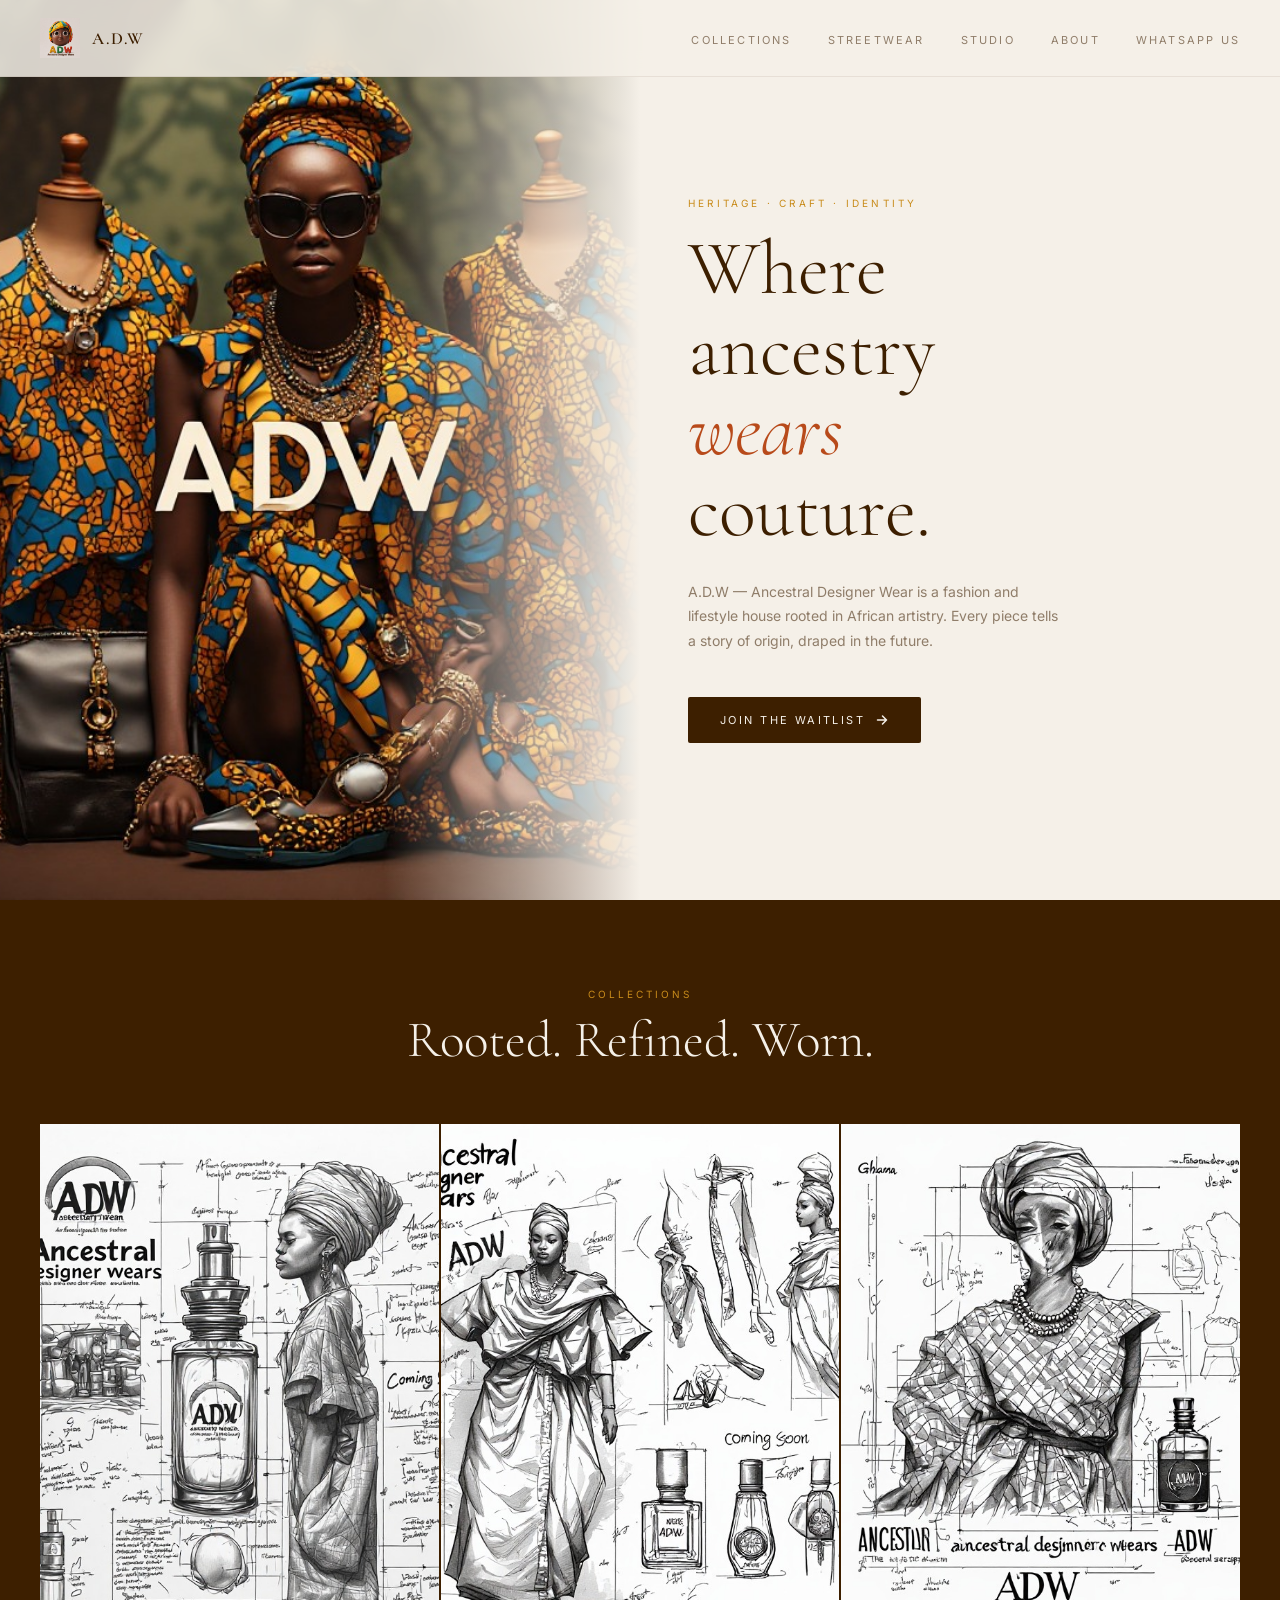
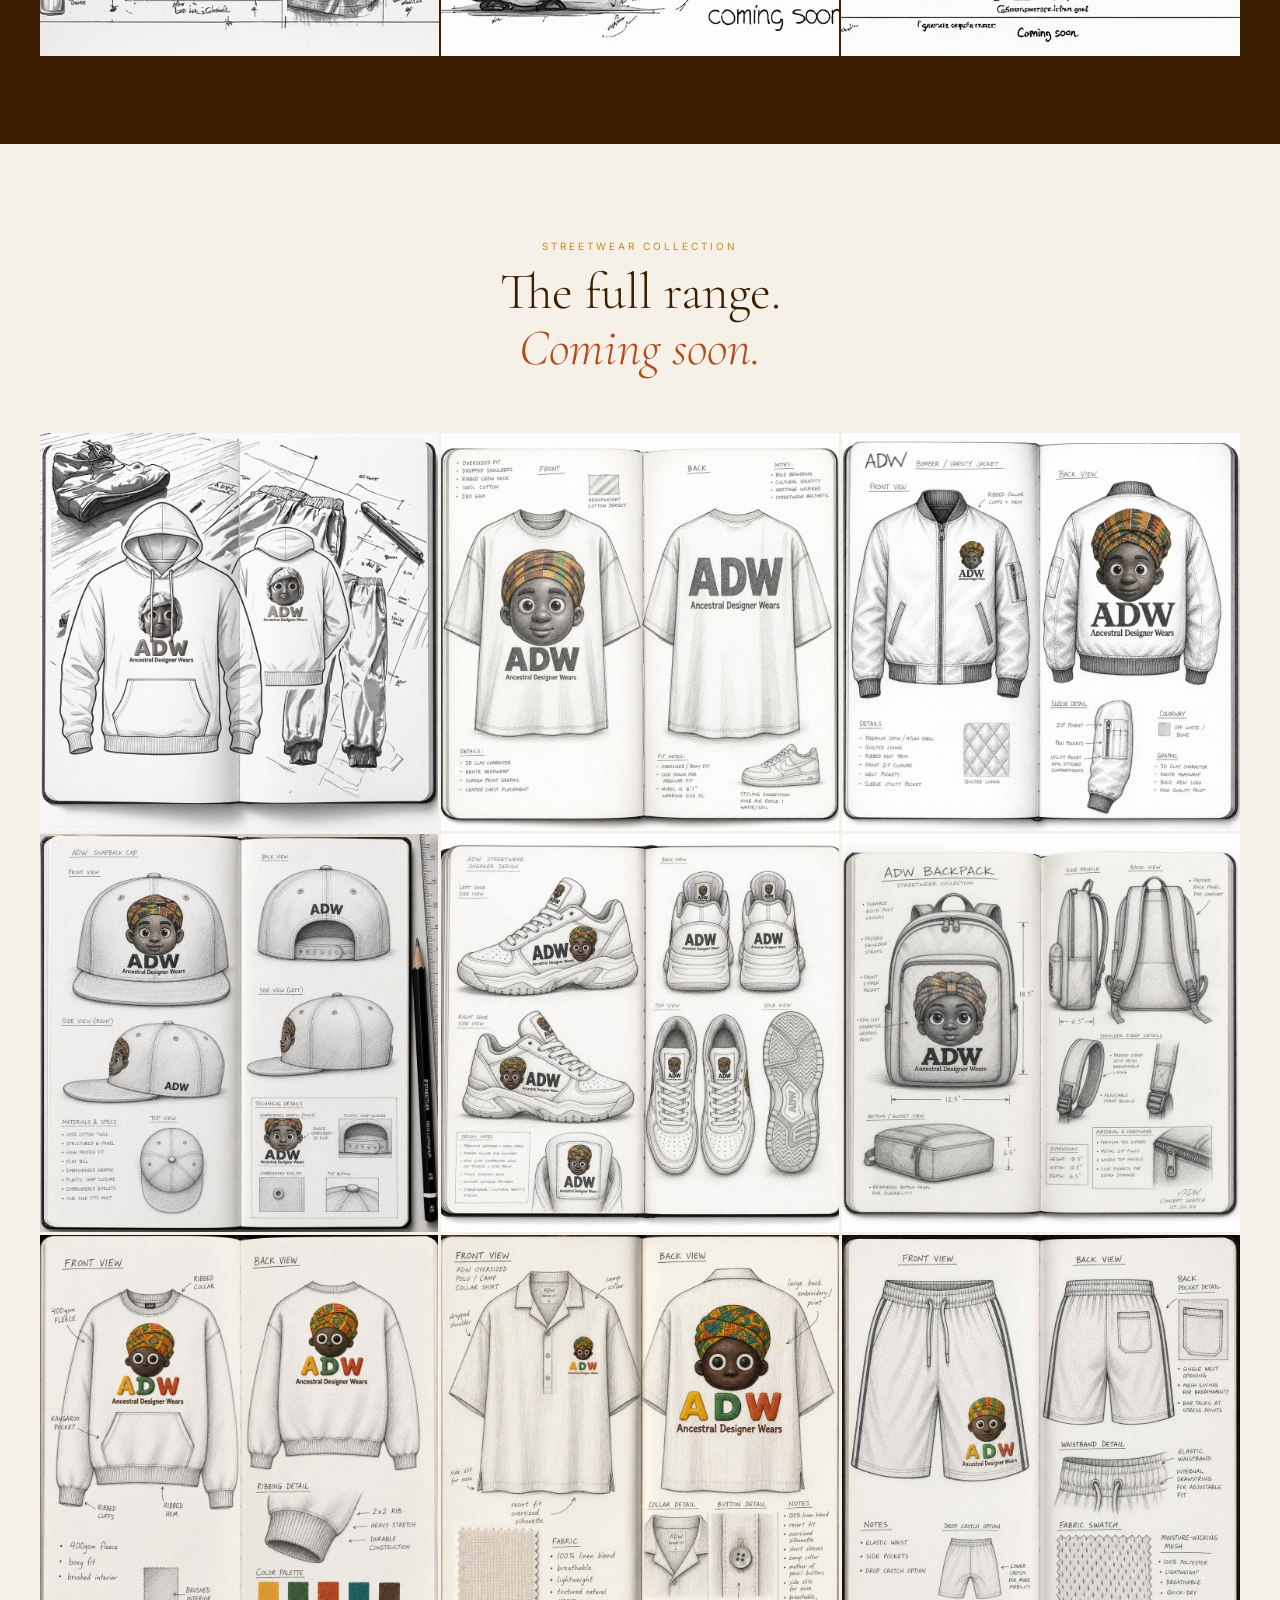
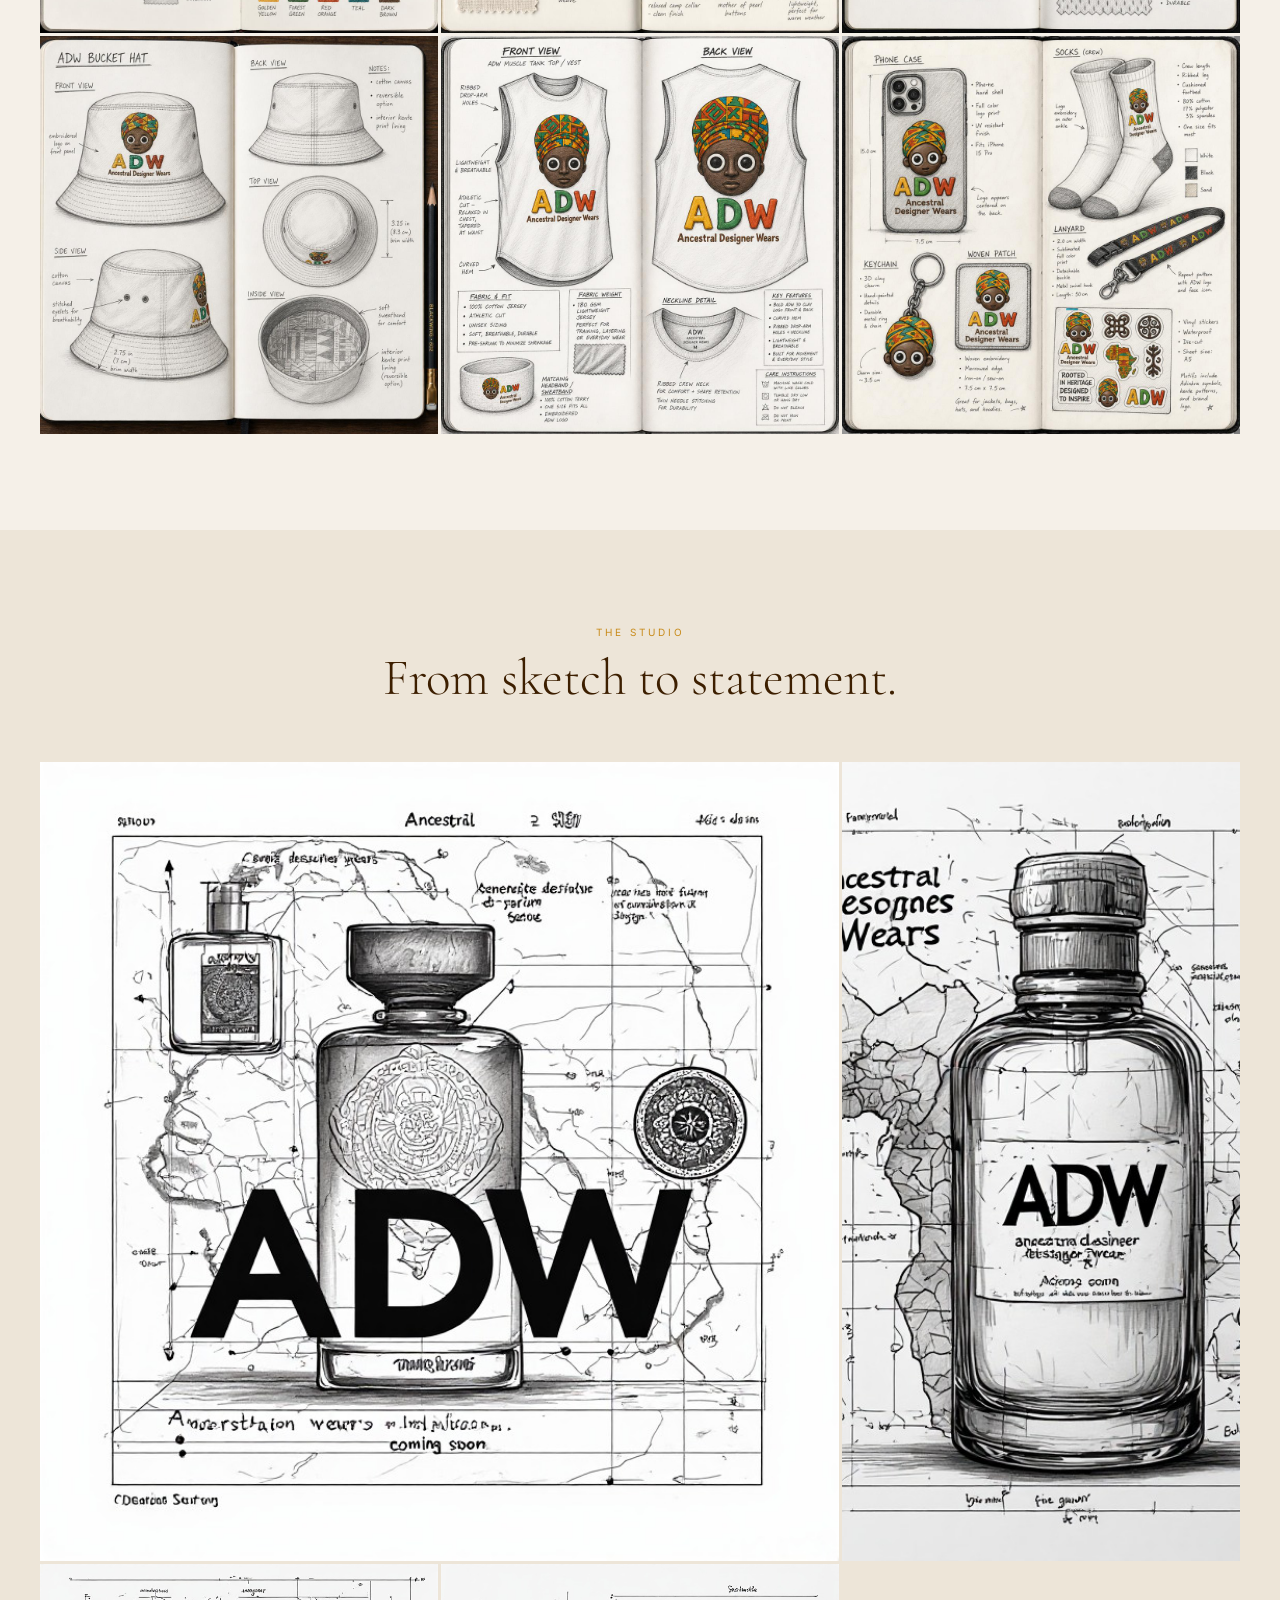
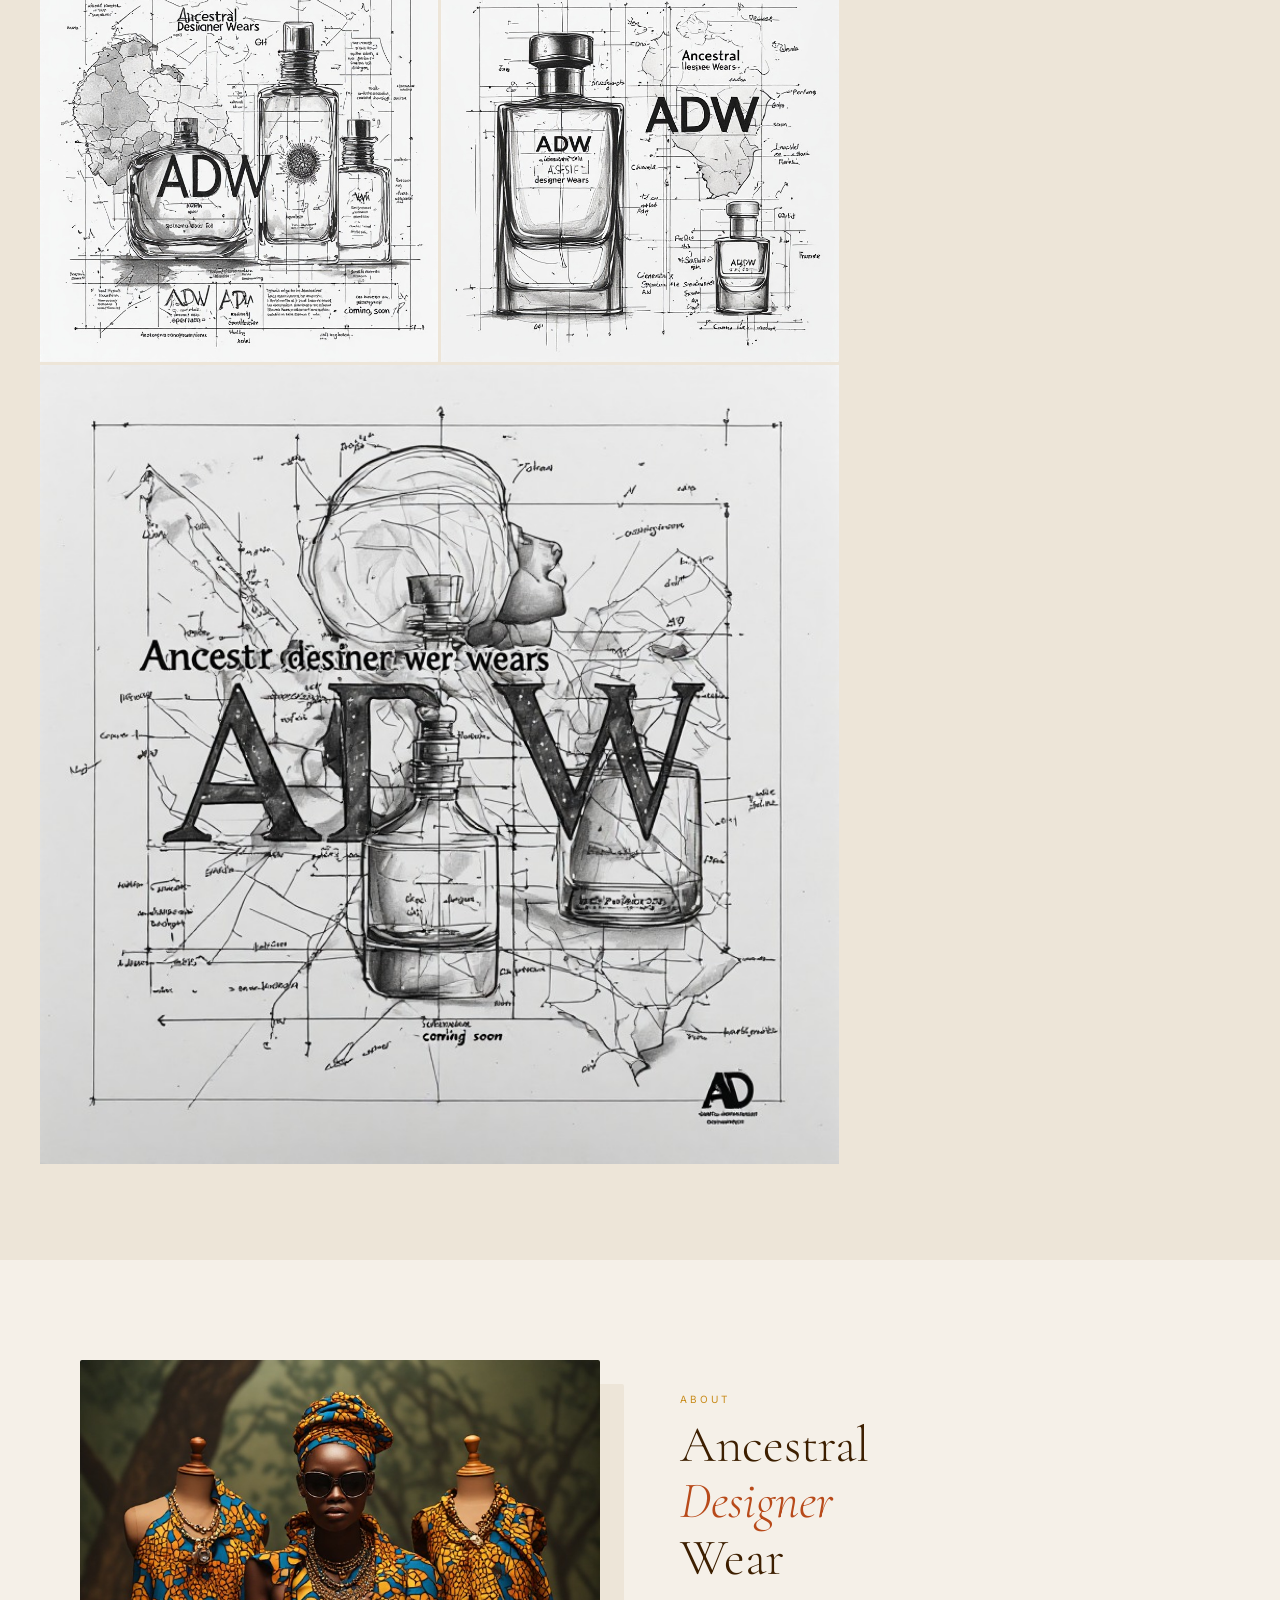
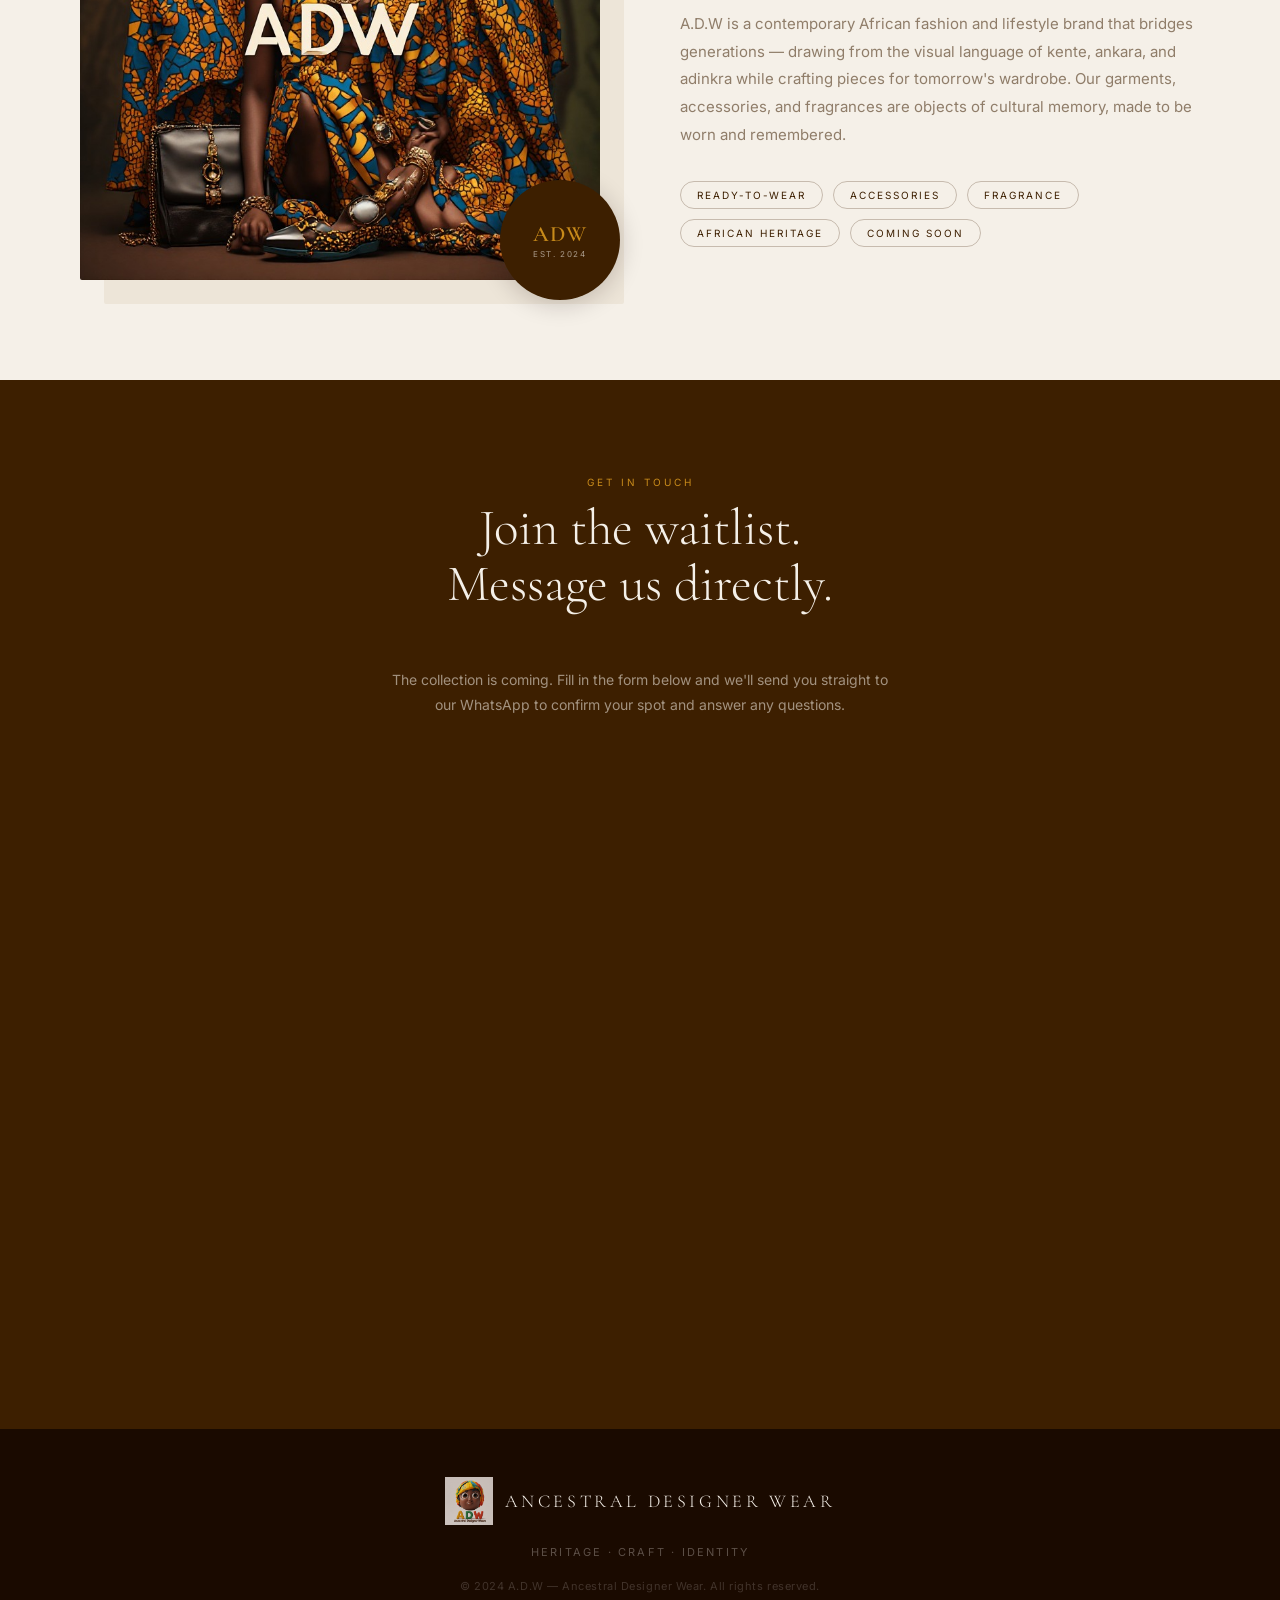
<file: ancestral-designer-wear/index.html>
<!DOCTYPE html>
<html lang="en">
<head>
  <meta charset="UTF-8" />
  <meta name="viewport" content="width=device-width, initial-scale=1.0" />
  <title>A.D.W — Ancestral Designer Wear</title>
  <meta name="description" content="A.D.W — Ancestral Designer Wear. Where heritage meets haute couture. Rooted in African artistry. Coming soon." />
  <meta name="robots" content="index, follow" />
  <meta property="og:title" content="A.D.W — Ancestral Designer Wear" />
  <meta property="og:description" content="Where heritage meets haute couture. Rooted in African artistry." />
  <meta property="og:type" content="website" />
  <meta name="twitter:card" content="summary_large_image" />
  <meta name="twitter:title" content="A.D.W — Ancestral Designer Wear" />
  <link rel="icon" type="image/png" href="./assets/adw-logo.png" />
  <link rel="preconnect" href="https://fonts.googleapis.com">
  <link rel="preconnect" href="https://fonts.gstatic.com" crossorigin>
  <link href="https://fonts.googleapis.com/css2?family=Cormorant+Garamond:ital,wght@0,300;0,400;0,600;1,300;1,400&family=Inter:wght@300;400;500;600&display=swap" rel="stylesheet">

  <style>
    /* ── Reset ─────────────────────────────────────────── */
    *, *::before, *::after { box-sizing: border-box; margin: 0; padding: 0; }
    html { scroll-behavior: smooth; }
    img { display: block; max-width: 100%; }

    /* ── Tokens ─────────────────────────────────────────── */
    :root {
      --cream:   #f5f0e8;
      --warm:    #ede5d8;
      --brown:   #3d1f00;
      --gold:    #c88b1a;
      --rust:    #b84a1a;
      --green:   #2a6640;
      --ink:     #1a0a00;
      --muted:   rgba(61,31,0,0.55);
      --serif:   'Cormorant Garamond', Georgia, serif;
      --sans:    'Inter', system-ui, sans-serif;
    }

    body {
      background: var(--cream);
      color: var(--brown);
      font-family: var(--sans);
      -webkit-font-smoothing: antialiased;
    }

    /* ── Loading screen ─────────────────────────────────── */
    #adw-loader {
      position: fixed;
      inset: 0;
      z-index: 9999;
      background: var(--ink);
      display: flex;
      flex-direction: column;
      align-items: center;
      justify-content: center;
      gap: 20px;
      cursor: pointer;
      transition: opacity 0.65s ease, visibility 0.65s ease;
    }
    #adw-loader.hidden {
      opacity: 0;
      visibility: hidden;
      pointer-events: none;
    }
    #adw-loader .logo-wrap {
      width: 160px;
      height: 160px;
      animation: adw-spin 2s linear infinite;
      filter: drop-shadow(0 0 28px rgba(200,139,26,0.55));
    }
    #adw-loader .logo-wrap img {
      width: 100%;
      height: 100%;
      object-fit: contain;
      border-radius: 50%;
    }
    @keyframes adw-spin {
      from { transform: rotate(0deg); }
      to   { transform: rotate(360deg); }
    }
    #adw-loader .loader-brand {
      font-family: var(--serif);
      font-size: 22px;
      font-weight: 300;
      letter-spacing: 0.35em;
      text-transform: uppercase;
      color: rgba(245,240,232,0.8);
    }
    #adw-loader .loader-dots {
      display: flex;
      gap: 6px;
    }
    #adw-loader .loader-dots span {
      width: 6px;
      height: 6px;
      border-radius: 50%;
      background: var(--gold);
      animation: adw-bounce 1.3s ease-in-out infinite;
    }
    #adw-loader .loader-dots span:nth-child(2) { animation-delay: 0.2s; }
    #adw-loader .loader-dots span:nth-child(3) { animation-delay: 0.4s; }
    @keyframes adw-bounce {
      0%, 80%, 100% { transform: scale(0.55); opacity: 0.35; }
      40%            { transform: scale(1);    opacity: 1; }
    }
    #adw-loader .loader-hint {
      font-family: var(--sans);
      font-size: 10px;
      letter-spacing: 0.22em;
      text-transform: uppercase;
      color: rgba(245,240,232,0.25);
      margin-top: 8px;
      border: 1px solid rgba(245,240,232,0.12);
      border-radius: 20px;
      padding: 6px 18px;
      transition: color 0.2s, border-color 0.2s;
    }
    #adw-loader:hover .loader-hint,
    #adw-loader:active .loader-hint {
      color: rgba(245,240,232,0.6);
      border-color: rgba(245,240,232,0.3);
    }
    @media (prefers-reduced-motion: reduce) {
      #adw-loader .logo-wrap { animation: none; }
      #adw-loader .loader-dots span { animation: none; opacity: 0.7; }
    }

    /* ── Nav ─────────────────────────────────────────────── */
    nav {
      position: fixed;
      top: 0;
      left: 0;
      right: 0;
      z-index: 100;
      display: flex;
      align-items: center;
      justify-content: space-between;
      padding: 18px 40px;
      background: rgba(245,240,232,0.85);
      backdrop-filter: blur(12px);
      -webkit-backdrop-filter: blur(12px);
      border-bottom: 1px solid rgba(61,31,0,0.08);
      transition: background 0.3s;
    }
    .nav-logo {
      display: flex;
      align-items: center;
      gap: 12px;
      text-decoration: none;
    }
    .nav-logo img {
      width: 40px;
      height: 40px;
      object-fit: contain;
    }
    .nav-logo span {
      font-family: var(--serif);
      font-size: 17px;
      font-weight: 600;
      letter-spacing: 0.12em;
      color: var(--brown);
      text-transform: uppercase;
    }
    .nav-links {
      display: flex;
      gap: 36px;
      list-style: none;
    }
    .nav-links a {
      font-size: 11px;
      letter-spacing: 0.2em;
      text-transform: uppercase;
      color: var(--muted);
      text-decoration: none;
      transition: color 0.2s;
    }
    .nav-links a:hover { color: var(--brown); }

    @media (max-width: 600px) {
      nav { padding: 14px 20px; }
      .nav-links { display: none; }
      .nav-logo span { font-size: 14px; }
    }

    /* ── Hero ─────────────────────────────────────────────── */
    #hero {
      min-height: 100vh;
      display: grid;
      grid-template-columns: 1fr 1fr;
      overflow: hidden;
    }
    .hero-image {
      position: relative;
      overflow: hidden;
    }
    .hero-image img {
      width: 100%;
      height: 100%;
      object-fit: cover;
      object-position: center top;
    }
    .hero-image::after {
      content: '';
      position: absolute;
      inset: 0;
      background: linear-gradient(to right, transparent 60%, var(--cream));
    }
    .hero-text {
      display: flex;
      flex-direction: column;
      justify-content: center;
      padding: 120px 60px 80px 48px;
      background: var(--cream);
    }
    .hero-eyebrow {
      font-size: 10px;
      letter-spacing: 0.32em;
      text-transform: uppercase;
      color: var(--gold);
      margin-bottom: 20px;
    }
    .hero-title {
      font-family: var(--serif);
      font-size: clamp(52px, 6vw, 80px);
      font-weight: 300;
      line-height: 1.05;
      color: var(--brown);
      margin-bottom: 28px;
    }
    .hero-title em {
      font-style: italic;
      color: var(--rust);
    }
    .hero-sub {
      font-size: 14px;
      line-height: 1.75;
      color: var(--muted);
      max-width: 380px;
      margin-bottom: 44px;
    }
    .hero-cta {
      display: inline-flex;
      align-items: center;
      gap: 10px;
      font-size: 11px;
      letter-spacing: 0.22em;
      text-transform: uppercase;
      color: var(--cream);
      background: var(--brown);
      padding: 16px 32px;
      text-decoration: none;
      border-radius: 2px;
      width: fit-content;
      transition: background 0.25s;
    }
    .hero-cta:hover { background: var(--rust); }
    .hero-cta svg { flex-shrink: 0; }

    @media (max-width: 820px) {
      #hero {
        grid-template-columns: 1fr;
        min-height: auto;
      }
      .hero-image {
        height: 55vw;
        min-height: 260px;
        max-height: 480px;
      }
      .hero-image::after { display: none; }
      .hero-text {
        padding: 48px 24px 60px;
      }
      .hero-sub { max-width: 100%; }
    }

    /* ── Section shared ──────────────────────────────────── */
    section { width: 100%; }
    .section-header {
      text-align: center;
      margin-bottom: 56px;
    }
    .section-eyebrow {
      font-size: 10px;
      letter-spacing: 0.3em;
      text-transform: uppercase;
      color: var(--gold);
      margin-bottom: 12px;
    }
    .section-title {
      font-family: var(--serif);
      font-size: clamp(36px, 4vw, 52px);
      font-weight: 300;
      color: var(--brown);
      line-height: 1.1;
    }

    /* ── Feature strip ───────────────────────────────────── */
    #feature {
      background: var(--brown);
      padding: 88px 40px;
    }
    #feature .section-title { color: var(--cream); }
    #feature .section-eyebrow { color: var(--gold); }
    .feature-grid {
      display: grid;
      grid-template-columns: repeat(3, 1fr);
      gap: 2px;
      max-width: 1200px;
      margin: 0 auto;
    }
    .feature-card {
      position: relative;
      overflow: hidden;
      aspect-ratio: 3/4;
    }
    .feature-card img {
      width: 100%;
      height: 100%;
      object-fit: cover;
      object-position: center top;
      transition: transform 0.55s ease;
    }
    .feature-card:hover img { transform: scale(1.04); }
    .feature-card .card-label {
      position: absolute;
      bottom: 0;
      left: 0;
      right: 0;
      padding: 24px 20px 20px;
      background: linear-gradient(to top, rgba(26,10,0,0.85) 0%, transparent 100%);
      font-family: var(--serif);
      font-size: 18px;
      font-weight: 300;
      letter-spacing: 0.08em;
      color: var(--cream);
      opacity: 0;
      transform: translateY(8px);
      transition: opacity 0.3s, transform 0.3s;
    }
    .feature-card:hover .card-label {
      opacity: 1;
      transform: translateY(0);
    }

    @media (max-width: 700px) {
      .feature-grid { grid-template-columns: 1fr; gap: 2px; }
      .feature-card .card-label { opacity: 1; transform: none; }
    }

    /* ── Gallery ─────────────────────────────────────────── */
    #gallery {
      padding: 96px 40px;
      background: var(--warm);
    }
    .gallery-grid {
      display: grid;
      grid-template-columns: repeat(3, 1fr);
      gap: 3px;
      max-width: 1200px;
      margin: 0 auto;
    }
    .gallery-item {
      position: relative;
      overflow: hidden;
      background: #fff;
    }
    .gallery-item.wide {
      grid-column: span 2;
    }
    .gallery-item img {
      width: 100%;
      height: 100%;
      min-height: 280px;
      object-fit: cover;
      object-position: center;
      transition: transform 0.5s ease;
    }
    .gallery-item:hover img { transform: scale(1.03); }

    @media (max-width: 700px) {
      #gallery { padding: 64px 20px; }
      .gallery-grid { grid-template-columns: 1fr 1fr; }
      .gallery-item.wide { grid-column: span 2; }
      .gallery-item img { min-height: 180px; }
    }
    @media (max-width: 440px) {
      .gallery-grid { grid-template-columns: 1fr; }
      .gallery-item.wide { grid-column: span 1; }
    }

    /* ── About / Coming Soon ─────────────────────────────── */
    #about {
      padding: 100px 40px;
      background: var(--cream);
      display: grid;
      grid-template-columns: 1fr 1fr;
      gap: 80px;
      max-width: 1200px;
      margin: 0 auto;
      align-items: center;
    }
    .about-img {
      position: relative;
    }
    .about-img img {
      width: 100%;
      border-radius: 2px;
      box-shadow: 24px 24px 0 var(--warm);
    }
    .about-badge {
      position: absolute;
      bottom: -20px;
      right: -20px;
      width: 120px;
      height: 120px;
      background: var(--brown);
      border-radius: 50%;
      display: flex;
      flex-direction: column;
      align-items: center;
      justify-content: center;
      gap: 2px;
      box-shadow: 0 4px 24px rgba(26,10,0,0.2);
    }
    .about-badge span:first-child {
      font-family: var(--serif);
      font-size: 22px;
      font-weight: 600;
      letter-spacing: 0.05em;
      color: var(--gold);
    }
    .about-badge span:last-child {
      font-size: 8px;
      letter-spacing: 0.2em;
      text-transform: uppercase;
      color: rgba(245,240,232,0.6);
    }
    .about-content .section-header {
      text-align: left;
      margin-bottom: 24px;
    }
    .about-body {
      font-size: 15px;
      line-height: 1.85;
      color: var(--muted);
      margin-bottom: 32px;
    }
    .about-tags {
      display: flex;
      flex-wrap: wrap;
      gap: 10px;
    }
    .tag {
      font-size: 10px;
      letter-spacing: 0.2em;
      text-transform: uppercase;
      color: var(--brown);
      border: 1px solid rgba(61,31,0,0.25);
      border-radius: 20px;
      padding: 7px 16px;
    }

    @media (max-width: 820px) {
      #about {
        grid-template-columns: 1fr;
        gap: 48px;
        padding: 64px 24px;
      }
      .about-badge {
        bottom: -14px;
        right: -8px;
        width: 96px;
        height: 96px;
      }
      .about-badge span:first-child { font-size: 18px; }
      .about-content .section-header { text-align: center; }
      .about-body { text-align: center; }
      .about-tags { justify-content: center; }
    }

    /* ── WhatsApp Contact ────────────────────────────────── */
    #contact {
      padding: 96px 40px;
      background: var(--brown);
      text-align: center;
    }
    #contact .section-eyebrow { color: var(--gold); }
    #contact .section-title { color: var(--cream); }
    .contact-sub {
      font-size: 14px;
      line-height: 1.75;
      color: rgba(245,240,232,0.55);
      max-width: 500px;
      margin: 14px auto 44px;
    }
    .contact-card {
      max-width: 520px;
      margin: 0 auto;
      background: rgba(245,240,232,0.05);
      border: 1px solid rgba(245,240,232,0.12);
      border-radius: 6px;
      padding: 40px 40px 36px;
      text-align: left;
    }
    .contact-form-fields {
      display: flex;
      flex-direction: column;
      gap: 14px;
      margin-bottom: 24px;
    }
    .cf-label {
      display: block;
      font-size: 9px;
      letter-spacing: 0.22em;
      text-transform: uppercase;
      color: rgba(245,240,232,0.45);
      margin-bottom: 6px;
    }
    .cf-input,
    .cf-select,
    .cf-textarea {
      width: 100%;
      padding: 13px 16px;
      font-size: 13px;
      font-family: var(--sans);
      background: rgba(245,240,232,0.07);
      border: 1px solid rgba(245,240,232,0.16);
      border-radius: 3px;
      color: var(--cream);
      outline: none;
      transition: border-color 0.2s, background 0.2s;
    }
    .cf-input::placeholder,
    .cf-textarea::placeholder { color: rgba(245,240,232,0.28); }
    .cf-input:focus,
    .cf-select:focus,
    .cf-textarea:focus {
      border-color: var(--gold);
      background: rgba(245,240,232,0.11);
    }
    .cf-select {
      appearance: none;
      -webkit-appearance: none;
      background-image: url("data:image/svg+xml,%3Csvg xmlns='http://www.w3.org/2000/svg' width='12' height='8' viewBox='0 0 12 8'%3E%3Cpath d='M1 1l5 5 5-5' stroke='rgba(245,240,232,0.4)' stroke-width='1.5' fill='none' stroke-linecap='round'/%3E%3C/svg%3E");
      background-repeat: no-repeat;
      background-position: right 14px center;
      cursor: pointer;
    }
    .cf-select option { background: #2d1000; color: var(--cream); }
    .cf-textarea { resize: vertical; min-height: 100px; line-height: 1.6; }
    .wa-btn {
      display: flex;
      align-items: center;
      justify-content: center;
      gap: 10px;
      width: 100%;
      padding: 16px 24px;
      background: #25D366;
      color: #fff;
      border: none;
      border-radius: 3px;
      font-size: 13px;
      font-weight: 600;
      font-family: var(--sans);
      letter-spacing: 0.06em;
      cursor: pointer;
      text-decoration: none;
      transition: background 0.2s, transform 0.15s;
    }
    .wa-btn:hover { background: #1ebe5d; transform: translateY(-1px); }
    .wa-btn:active { transform: translateY(0); }
    .wa-btn svg { flex-shrink: 0; }
    .wa-disclaimer {
      font-size: 10px;
      color: rgba(245,240,232,0.22);
      text-align: center;
      margin-top: 14px;
      letter-spacing: 0.05em;
    }
    .wa-direct {
      display: flex;
      align-items: center;
      justify-content: center;
      gap: 8px;
      margin-top: 32px;
      font-size: 11px;
      letter-spacing: 0.1em;
      color: rgba(245,240,232,0.35);
    }
    .wa-direct a {
      color: #25D366;
      text-decoration: none;
      font-weight: 600;
    }
    .wa-direct a:hover { text-decoration: underline; }

    @media (max-width: 600px) {
      #contact { padding: 72px 20px; }
      .contact-card { padding: 28px 20px 24px; }
    }

    /* ── Footer ──────────────────────────────────────────── */
    footer {
      background: var(--ink);
      padding: 48px 40px;
      display: flex;
      flex-direction: column;
      align-items: center;
      gap: 20px;
    }
    .footer-logo {
      display: flex;
      align-items: center;
      gap: 12px;
    }
    .footer-logo img {
      width: 48px;
      height: 48px;
      object-fit: contain;
      opacity: 0.9;
    }
    .footer-logo span {
      font-family: var(--serif);
      font-size: 18px;
      font-weight: 300;
      letter-spacing: 0.2em;
      color: var(--cream);
      text-transform: uppercase;
    }
    .footer-tagline {
      font-size: 11px;
      letter-spacing: 0.2em;
      text-transform: uppercase;
      color: rgba(245,240,232,0.3);
    }
    .footer-copy {
      font-size: 11px;
      color: rgba(245,240,232,0.18);
      letter-spacing: 0.05em;
    }

    @media (max-width: 520px) {
      footer { padding: 40px 24px; }
    }

    /* ── Screen-reader only ──────────────────────────────── */
    .sr-only {
      position: absolute;
      width: 1px;
      height: 1px;
      padding: 0;
      margin: -1px;
      overflow: hidden;
      clip: rect(0,0,0,0);
      white-space: nowrap;
      border: 0;
    }

    /* ── Streetwear grid ────────────────────────────────── */
    #streetwear {
      padding: 96px 40px;
      background: var(--cream);
    }
    .sw-grid {
      display: grid;
      grid-template-columns: repeat(3, 1fr);
      gap: 3px;
      max-width: 1200px;
      margin: 0 auto;
    }
    .sw-item {
      position: relative;
      overflow: hidden;
      background: #f9f6f0;
      cursor: pointer;
    }
    .sw-item img {
      width: 100%;
      aspect-ratio: 1 / 1;
      object-fit: cover;
      object-position: center top;
      transition: transform 0.5s ease;
    }
    .sw-item:hover img { transform: scale(1.04); }
    .sw-item .sw-label {
      position: absolute;
      bottom: 0;
      left: 0;
      right: 0;
      padding: 20px 16px 16px;
      background: linear-gradient(to top, rgba(26,10,0,0.78) 0%, transparent 100%);
      display: flex;
      flex-direction: column;
      gap: 2px;
      transform: translateY(4px);
      opacity: 0;
      transition: opacity 0.3s, transform 0.3s;
    }
    .sw-item:hover .sw-label {
      opacity: 1;
      transform: translateY(0);
    }
    .sw-label .sw-name {
      font-family: var(--serif);
      font-size: 17px;
      font-weight: 400;
      color: var(--cream);
      letter-spacing: 0.06em;
    }
    .sw-label .sw-tag {
      font-size: 9px;
      letter-spacing: 0.22em;
      text-transform: uppercase;
      color: var(--gold);
    }

    @media (max-width: 820px) {
      #streetwear { padding: 64px 20px; }
      .sw-grid { grid-template-columns: repeat(2, 1fr); }
      .sw-item .sw-label { opacity: 1; transform: none; }
    }
    @media (max-width: 480px) {
      .sw-grid { grid-template-columns: 1fr; }
    }

    /* ── Scroll reveal ───────────────────────────────────── */
    .reveal {
      opacity: 0;
      transform: translateY(28px);
      transition: opacity 0.7s ease, transform 0.7s ease;
    }
    .reveal.visible {
      opacity: 1;
      transform: translateY(0);
    }
    @media (prefers-reduced-motion: reduce) {
      .reveal { opacity: 1; transform: none; transition: none; }
    }
  </style>
</head>
<body>

  <!-- ── Loading screen ── -->
  <div id="adw-loader" role="status" aria-label="Loading Ancestral Designer Wear">
    <div class="logo-wrap">
      <img src="./assets/adw-logo.png" alt="" aria-hidden="true" />
    </div>
    <div class="loader-brand">A.D.W</div>
    <div class="loader-dots" aria-hidden="true">
      <span></span><span></span><span></span>
    </div>
    <div class="loader-hint" aria-hidden="true">Tap to enter</div>
  </div>

  <!-- ── Nav ── -->
  <nav>
    <a href="#" class="nav-logo">
      <img src="./assets/adw-logo.png" alt="A.D.W logo" />
      <span>A.D.W</span>
    </a>
    <ul class="nav-links">
      <li><a href="#feature">Collections</a></li>
      <li><a href="#streetwear">Streetwear</a></li>
      <li><a href="#gallery">Studio</a></li>
      <li><a href="#about">About</a></li>
      <li><a href="#contact">WhatsApp Us</a></li>
    </ul>
  </nav>

  <main id="main-content">

  <!-- ── Hero ── -->
  <section id="hero">
    <div class="hero-image">
      <img src="./assets/img-7307.jpeg"
           alt="A.D.W editorial fashion campaign — model in vibrant kente print surrounded by mannequins"
           loading="eager" />
    </div>
    <div class="hero-text reveal">
      <p class="hero-eyebrow">Heritage · Craft · Identity</p>
      <h1 class="hero-title">
        Where<br>ancestry<br><em>wears</em><br>couture.
      </h1>
      <p class="hero-sub">
        A.D.W — Ancestral Designer Wear is a fashion and lifestyle house rooted in African artistry.
        Every piece tells a story of origin, draped in the future.
      </p>
      <a href="#contact" class="hero-cta">
        Join the waitlist
        <svg width="14" height="14" viewBox="0 0 14 14" fill="none" xmlns="http://www.w3.org/2000/svg">
          <path d="M2.5 7H11.5M7.5 3L11.5 7L7.5 11" stroke="currentColor" stroke-width="1.5" stroke-linecap="round" stroke-linejoin="round"/>
        </svg>
      </a>
    </div>
  </section>

  <!-- ── Feature strip ── -->
  <section id="feature">
    <div style="max-width:1200px;margin:0 auto 56px;padding:0 0;" class="section-header reveal">
      <p class="section-eyebrow">Collections</p>
      <h2 class="section-title" style="color:var(--cream);">Rooted. Refined. Worn.</h2>
    </div>
    <div class="feature-grid">
      <div class="feature-card reveal">
        <img src="./assets/img-7311.jpeg" alt="ADW fashion design sketch with perfume concept" loading="lazy" />
        <div class="card-label">Design Archive</div>
      </div>
      <div class="feature-card reveal">
        <img src="./assets/img-7310.jpeg" alt="ADW fashion sketches — garment and fragrance studies" loading="lazy" />
        <div class="card-label">Garments</div>
      </div>
      <div class="feature-card reveal">
        <img src="./assets/img-7315.jpeg" alt="ADW Ghana fashion sketch with perfume bottle" loading="lazy" />
        <div class="card-label">Ghana Series</div>
      </div>
    </div>
  </section>

  <!-- ── Streetwear ── -->
  <section id="streetwear">
    <div class="section-header reveal">
      <p class="section-eyebrow">Streetwear Collection</p>
      <h2 class="section-title">The full range.<br><em style="font-style:italic;color:var(--rust);">Coming soon.</em></h2>
    </div>
    <div class="sw-grid">
      <div class="sw-item reveal">
        <img src="./assets/img-7404.jpeg"
             alt="ADW hoodie and sweatpants sketchbook design — front and back views with ADW logo"
             loading="lazy" />
        <div class="sw-label">
          <span class="sw-name">Hoodie &amp; Sweatpants</span>
          <span class="sw-tag">Coming Soon</span>
        </div>
      </div>
      <div class="sw-item reveal">
        <img src="./assets/sketch-tshirt.jpeg"
             alt="ADW oversized graphic T-shirt sketchbook design — front and back views"
             loading="lazy" />
        <div class="sw-label">
          <span class="sw-name">Oversized Tee</span>
          <span class="sw-tag">Coming Soon</span>
        </div>
      </div>
      <div class="sw-item reveal">
        <img src="./assets/sketch-jacket.jpeg"
             alt="ADW bomber jacket sketchbook design — front and back views with large back graphic"
             loading="lazy" />
        <div class="sw-label">
          <span class="sw-name">Bomber Jacket</span>
          <span class="sw-tag">Coming Soon</span>
        </div>
      </div>
      <div class="sw-item reveal">
        <img src="./assets/sketch-cap.jpeg"
             alt="ADW snapback cap sketchbook design — front, back, side and top views"
             loading="lazy" />
        <div class="sw-label">
          <span class="sw-name">Snapback Cap</span>
          <span class="sw-tag">Coming Soon</span>
        </div>
      </div>
      <div class="sw-item reveal">
        <img src="./assets/sketch-sneakers.jpeg"
             alt="ADW sneaker sketchbook design — side, back, top and sole views"
             loading="lazy" />
        <div class="sw-label">
          <span class="sw-name">ADW Sneakers</span>
          <span class="sw-tag">Coming Soon</span>
        </div>
      </div>
      <div class="sw-item reveal">
        <img src="./assets/sketch-bag.jpeg"
             alt="ADW backpack sketchbook design — front, side, back and detail views"
             loading="lazy" />
        <div class="sw-label">
          <span class="sw-name">Streetwear Backpack</span>
          <span class="sw-tag">Coming Soon</span>
        </div>
      </div>
      <div class="sw-item reveal">
        <img src="./assets/sketch-crewneck.jpeg"
             alt="ADW crewneck sweatshirt sketchbook design — front and back views with colour palette"
             loading="lazy" />
        <div class="sw-label">
          <span class="sw-name">Crewneck Sweatshirt</span>
          <span class="sw-tag">Coming Soon</span>
        </div>
      </div>
      <div class="sw-item reveal">
        <img src="./assets/sketch-polo.jpeg"
             alt="ADW oversized camp-collar polo shirt sketchbook design"
             loading="lazy" />
        <div class="sw-label">
          <span class="sw-name">Camp Collar Polo</span>
          <span class="sw-tag">Coming Soon</span>
        </div>
      </div>
      <div class="sw-item reveal">
        <img src="./assets/sketch-shorts.jpeg"
             alt="ADW athletic track shorts sketchbook design — front, back and waistband details"
             loading="lazy" />
        <div class="sw-label">
          <span class="sw-name">Track Shorts</span>
          <span class="sw-tag">Coming Soon</span>
        </div>
      </div>
      <div class="sw-item reveal">
        <img src="./assets/sketch-bucket-hat.jpeg"
             alt="ADW bucket hat sketchbook design — front, side, top and inside views"
             loading="lazy" />
        <div class="sw-label">
          <span class="sw-name">Bucket Hat</span>
          <span class="sw-tag">Coming Soon</span>
        </div>
      </div>
      <div class="sw-item reveal">
        <img src="./assets/sketch-tank.jpeg"
             alt="ADW muscle tank top sketchbook design — front, back and neckline details"
             loading="lazy" />
        <div class="sw-label">
          <span class="sw-name">Muscle Tank</span>
          <span class="sw-tag">Coming Soon</span>
        </div>
      </div>
      <div class="sw-item reveal">
        <img src="./assets/sketch-accessories.jpeg"
             alt="ADW accessories sketchbook — phone case, socks, keychain, backpack, woven patch and lanyard"
             loading="lazy" />
        <div class="sw-label">
          <span class="sw-name">Accessories</span>
          <span class="sw-tag">Coming Soon</span>
        </div>
      </div>
    </div>
  </section>

  <!-- ── Gallery ── -->
  <section id="gallery">
    <div class="section-header reveal">
      <p class="section-eyebrow">The Studio</p>
      <h2 class="section-title">From sketch to statement.</h2>
    </div>
    <div class="gallery-grid">
      <div class="gallery-item wide reveal">
        <img src="./assets/img-7308.jpeg"
             alt="ADW perfume bottle architectural sketch on Africa map"
             loading="lazy" />
      </div>
      <div class="gallery-item reveal">
        <img src="./assets/img-7309.jpeg"
             alt="ADW perfume vessel design with Ancestral Designer Wears branding"
             loading="lazy" />
      </div>
      <div class="gallery-item reveal">
        <img src="./assets/img-7312.jpeg"
             alt="ADW fragrance bottle collection sketches"
             loading="lazy" />
      </div>
      <div class="gallery-item reveal">
        <img src="./assets/img-7313.jpeg"
             alt="ADW perfume bottle blueprint study"
             loading="lazy" />
      </div>
      <div class="gallery-item wide reveal">
        <img src="./assets/img-7314.jpeg"
             alt="ADW brand identity — coming soon composition"
             loading="lazy" />
      </div>
    </div>
  </section>

  <!-- ── About ── -->
  <section>
    <div id="about">
      <div class="about-img reveal">
        <img src="./assets/img-7307.jpeg"
             alt="A.D.W campaign editorial — rooted in African fashion identity" />
        <div class="about-badge">
          <span>ADW</span>
          <span>Est. 2024</span>
        </div>
      </div>
      <div class="about-content">
        <div class="section-header reveal">
          <p class="section-eyebrow">About</p>
          <h2 class="section-title">Ancestral<br><em style="font-style:italic;color:var(--rust);">Designer</em><br>Wear</h2>
        </div>
        <p class="about-body reveal">
          A.D.W is a contemporary African fashion and lifestyle brand that bridges generations
          — drawing from the visual language of kente, ankara, and adinkra while crafting pieces
          for tomorrow's wardrobe. Our garments, accessories, and fragrances are objects of
          cultural memory, made to be worn and remembered.
        </p>
        <div class="about-tags reveal">
          <span class="tag">Ready-to-Wear</span>
          <span class="tag">Accessories</span>
          <span class="tag">Fragrance</span>
          <span class="tag">African Heritage</span>
          <span class="tag">Coming Soon</span>
        </div>
      </div>
    </div>
  </section>

  <!-- ── WhatsApp Contact ── -->
  <section id="contact">
    <div class="section-header reveal">
      <p class="section-eyebrow">Get in Touch</p>
      <h2 class="section-title" style="color:var(--cream);">Join the waitlist.<br>Message us directly.</h2>
    </div>
    <p class="contact-sub reveal">
      The collection is coming. Fill in the form below and we'll send you straight to
      our WhatsApp to confirm your spot and answer any questions.
    </p>
    <div class="contact-card reveal">
      <form id="contact-form" onsubmit="sendToWhatsApp(event)">
        <div class="contact-form-fields">
          <div>
            <label class="cf-label" for="cf-name">Your name</label>
            <input id="cf-name" class="cf-input" type="text" placeholder="e.g. Kofi Mensah" required />
          </div>
          <div>
            <label class="cf-label" for="cf-interest">I'm interested in</label>
            <select id="cf-interest" class="cf-select" required>
              <option value="" disabled selected>Select an item…</option>
              <option>Hoodie &amp; Sweatpants</option>
              <option>Oversized Tee</option>
              <option>Bomber Jacket</option>
              <option>Crewneck Sweatshirt</option>
              <option>Camp Collar Polo</option>
              <option>Track Shorts</option>
              <option>Muscle Tank</option>
              <option>Snapback Cap</option>
              <option>Bucket Hat</option>
              <option>ADW Sneakers</option>
              <option>Streetwear Backpack</option>
              <option>Accessories</option>
              <option>Full Collection — Notify me of everything</option>
            </select>
          </div>
          <div>
            <label class="cf-label" for="cf-size">Preferred size</label>
            <select id="cf-size" class="cf-select">
              <option value="" disabled selected>Select size (optional)</option>
              <option>XS</option>
              <option>S</option>
              <option>M</option>
              <option>L</option>
              <option>XL</option>
              <option>XXL</option>
              <option>Not sure yet</option>
            </select>
          </div>
          <div>
            <label class="cf-label" for="cf-message">Anything else? (optional)</label>
            <textarea id="cf-message" class="cf-textarea" placeholder="e.g. I'd love to know when the bomber jacket drops, or ask about custom orders…"></textarea>
          </div>
        </div>
        <button type="submit" class="wa-btn">
          <svg width="20" height="20" viewBox="0 0 24 24" fill="currentColor" xmlns="http://www.w3.org/2000/svg" aria-hidden="true">
            <path d="M17.472 14.382c-.297-.149-1.758-.867-2.03-.967-.273-.099-.471-.148-.67.15-.197.297-.767.966-.94 1.164-.173.199-.347.223-.644.075-.297-.15-1.255-.463-2.39-1.475-.883-.788-1.48-1.761-1.653-2.059-.173-.297-.018-.458.13-.606.134-.133.298-.347.446-.52.149-.174.198-.298.298-.497.099-.198.05-.371-.025-.52-.075-.149-.669-1.612-.916-2.207-.242-.579-.487-.5-.669-.51-.173-.008-.371-.01-.57-.01-.198 0-.52.074-.792.372-.272.297-1.04 1.016-1.04 2.479 0 1.462 1.065 2.875 1.213 3.074.149.198 2.096 3.2 5.077 4.487.709.306 1.262.489 1.694.625.712.227 1.36.195 1.871.118.571-.085 1.758-.719 2.006-1.413.248-.694.248-1.289.173-1.413-.074-.124-.272-.198-.57-.347m-5.421 7.403h-.004a9.87 9.87 0 01-5.031-1.378l-.361-.214-3.741.982.998-3.648-.235-.374a9.86 9.86 0 01-1.51-5.26c.001-5.45 4.436-9.884 9.888-9.884 2.64 0 5.122 1.03 6.988 2.898a9.825 9.825 0 012.893 6.994c-.003 5.45-4.437 9.884-9.885 9.884m8.413-18.297A11.815 11.815 0 0012.05 0C5.495 0 .16 5.335.157 11.892c0 2.096.547 4.142 1.588 5.945L.057 24l6.305-1.654a11.882 11.882 0 005.683 1.448h.005c6.554 0 11.89-5.335 11.893-11.893a11.821 11.821 0 00-3.48-8.413z"/>
          </svg>
          Send via WhatsApp
        </button>
        <p class="wa-disclaimer">Opens WhatsApp with your message pre-filled — we'll reply within 24 hrs.</p>
      </form>
    </div>
    <div class="wa-direct reveal">
      <span>Or message us directly —</span>
      <a href="https://wa.me/233500325083" target="_blank" rel="noopener">+233 50 032 5083</a>
    </div>
  </section>

  </main><!-- /#main-content -->

  <!-- ── Footer ── -->
  <footer>
    <div class="footer-logo">
      <img src="./assets/adw-logo.png" alt="A.D.W logo" />
      <span>Ancestral Designer Wear</span>
    </div>
    <p class="footer-tagline">Heritage · Craft · Identity</p>
    <p class="footer-copy">© 2024 A.D.W — Ancestral Designer Wear. All rights reserved.</p>
  </footer>

  <script>
    // ── Loader dismiss ──────────────────────────────────────
    (function () {
      var dismissed = false;
      function hideLoader() {
        if (dismissed) return;
        dismissed = true;
        var loader = document.getElementById('adw-loader');
        if (loader) {
          loader.classList.add('hidden');
          setTimeout(function () { loader.remove(); }, 700);
        }
      }
      var loader = document.getElementById('adw-loader');
      if (loader) {
        loader.addEventListener('click', hideLoader);
        loader.addEventListener('touchend', function (e) {
          e.preventDefault();
          hideLoader();
        }, { passive: false });
      }
      if (document.readyState === 'complete') {
        setTimeout(hideLoader, 900);
      } else {
        window.addEventListener('load', function () {
          setTimeout(hideLoader, 900);
        });
      }
      setTimeout(hideLoader, 5500);
    })();

    // ── Scroll reveal ───────────────────────────────────────
    (function () {
      if (!('IntersectionObserver' in window)) {
        document.querySelectorAll('.reveal').forEach(function (el) {
          el.classList.add('visible');
        });
        return;
      }
      var observer = new IntersectionObserver(function (entries) {
        entries.forEach(function (entry) {
          if (entry.isIntersecting) {
            entry.target.classList.add('visible');
            observer.unobserve(entry.target);
          }
        });
      }, { threshold: 0.1, rootMargin: '0px 0px -40px 0px' });
      document.querySelectorAll('.reveal').forEach(function (el) {
        observer.observe(el);
      });
    })();

    // ── WhatsApp contact form ───────────────────────────────
    function sendToWhatsApp(e) {
      e.preventDefault();
      var name     = (document.getElementById('cf-name').value     || '').trim();
      var interest = (document.getElementById('cf-interest').value || '').trim();
      var size     = (document.getElementById('cf-size').value     || '').trim();
      var message  = (document.getElementById('cf-message').value  || '').trim();

      var lines = [];
      lines.push('Hi ADW! 👋');
      lines.push('');
      lines.push('*Name:* ' + name);
      lines.push('*Interested in:* ' + interest);
      if (size && size !== 'Not sure yet') lines.push('*Preferred size:* ' + size);
      if (message) { lines.push(''); lines.push('*Message:* ' + message); }
      lines.push('');
      lines.push('I\'d love to be on the waitlist and get updates on the collection. 🙏');

      var text = lines.join('\n');
      var url  = 'https://wa.me/233500325083?text=' + encodeURIComponent(text);
      window.open(url, '_blank', 'noopener');
    }
  </script>

</body>
</html>
</file>
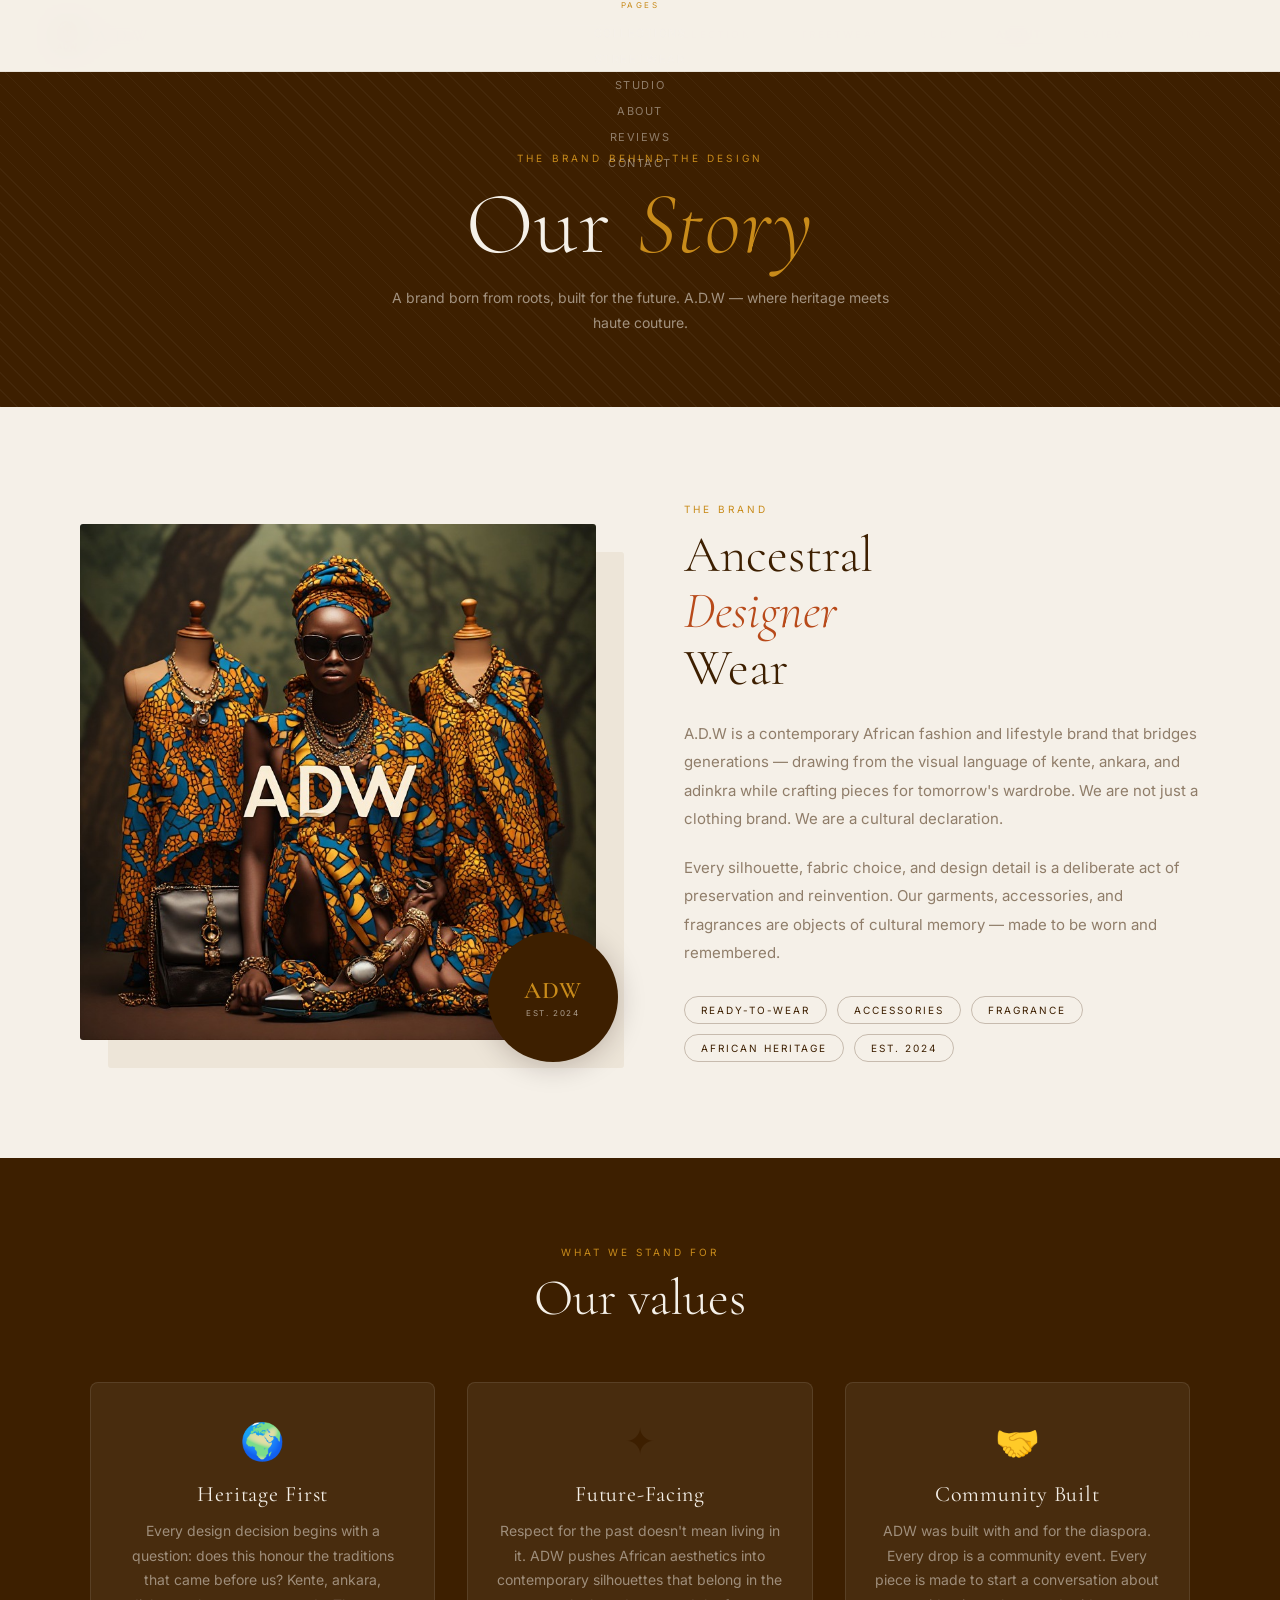
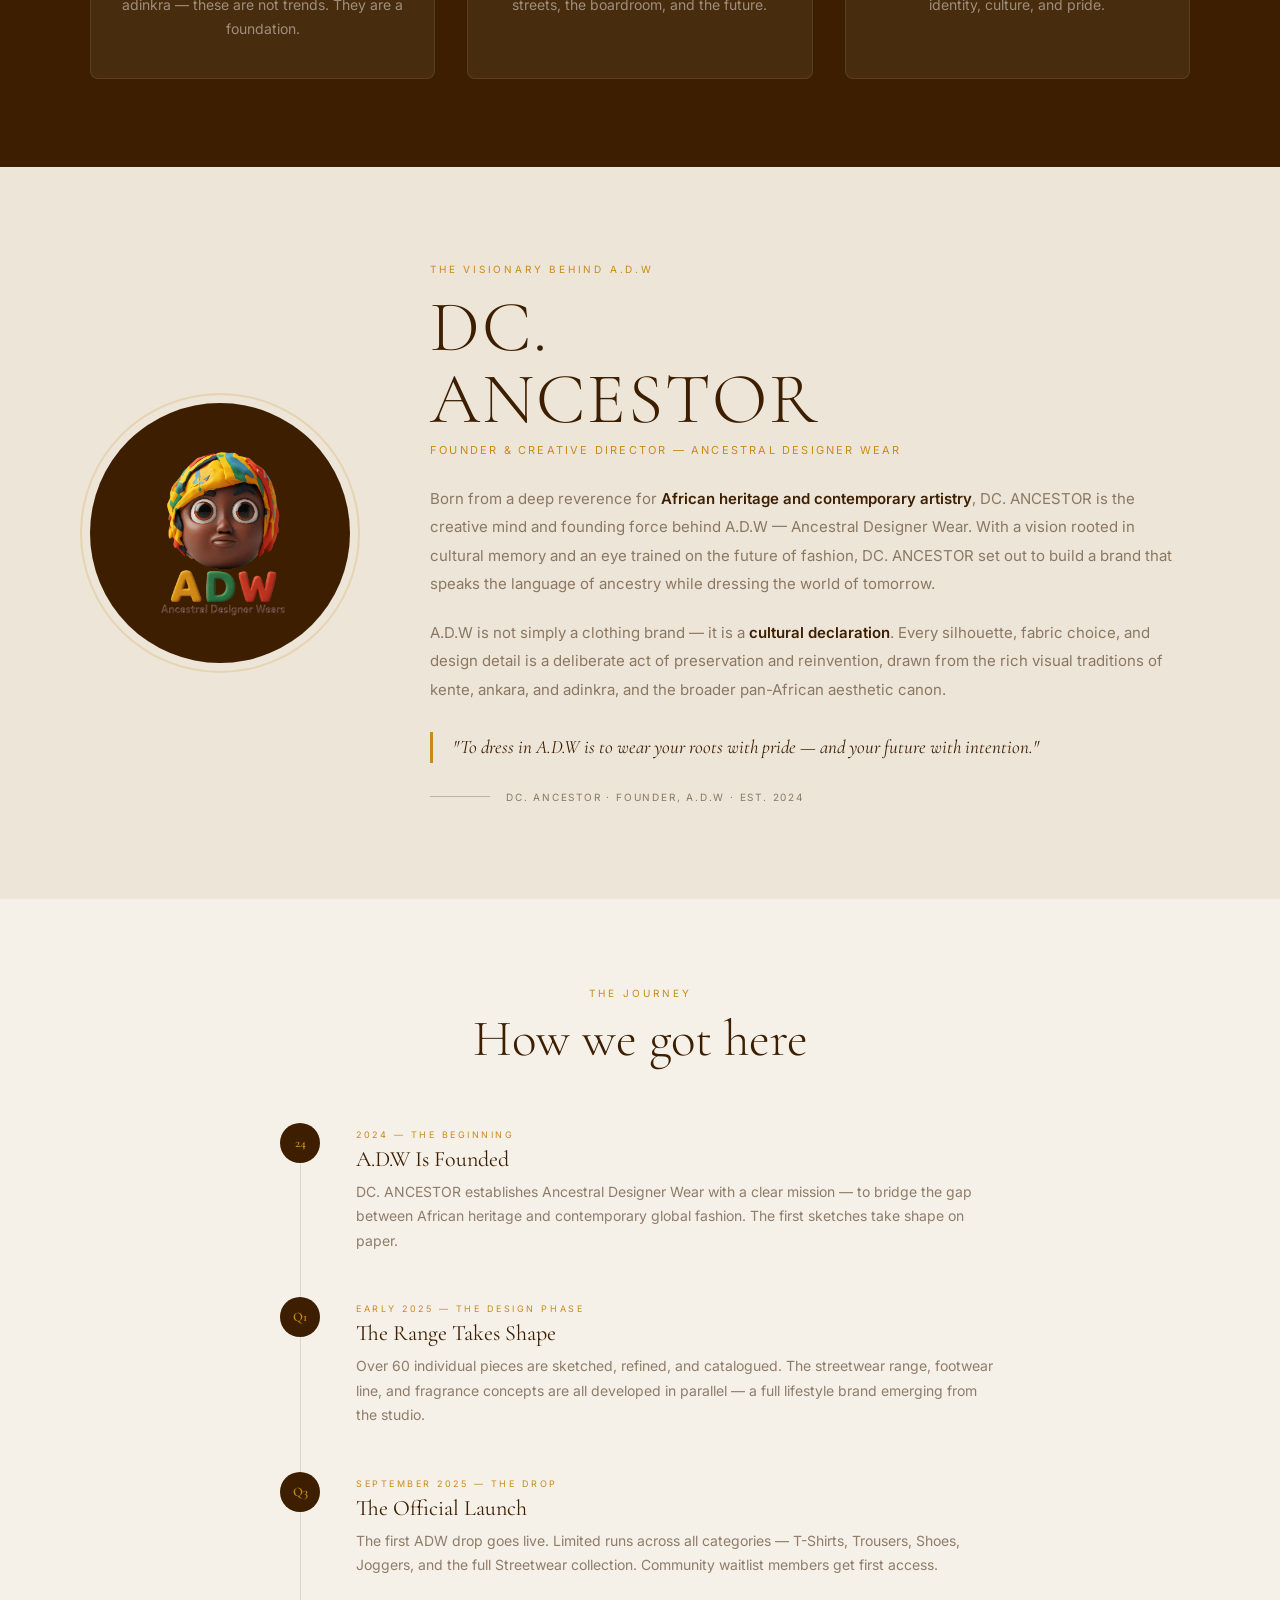
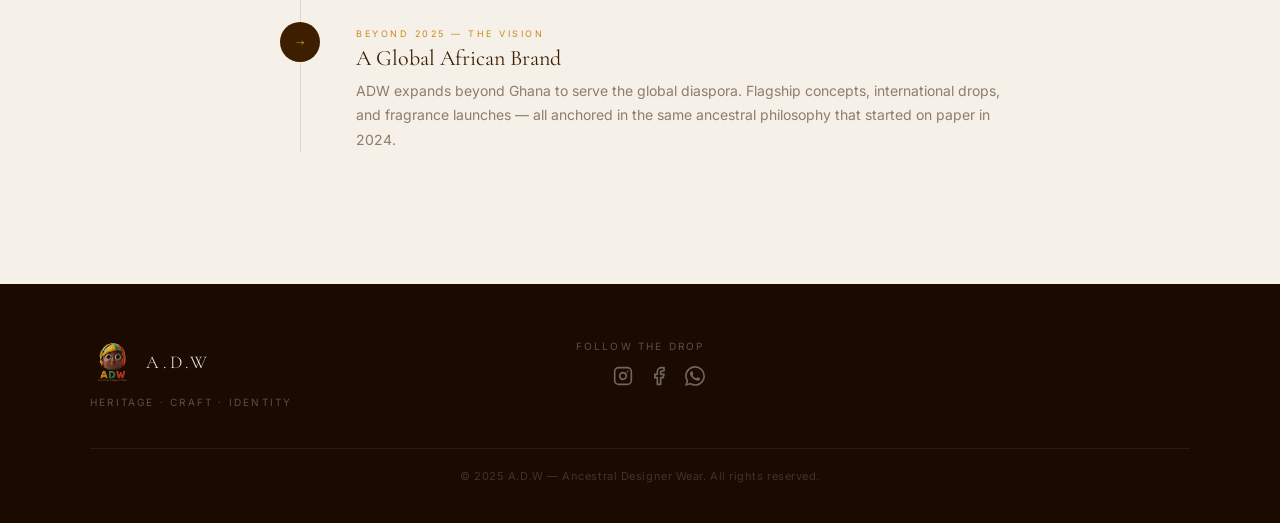
<file: about.html>
<!DOCTYPE html>
<html lang="en">
<head>
  <meta charset="UTF-8" />
  <meta name="viewport" content="width=device-width, initial-scale=1.0" />
  <title>About — A.D.W Ancestral Designer Wear</title>
  <meta name="description" content="The story of A.D.W — Ancestral Designer Wear. Meet DC. ANCESTOR, the founder and creative director." />
  <link rel="icon" type="image/png" href="./assets/new_adw_logo.png" />
  <link rel="preconnect" href="https://fonts.googleapis.com" />
  <link rel="preconnect" href="https://fonts.gstatic.com" crossorigin />
  <link href="https://fonts.googleapis.com/css2?family=Cormorant+Garamond:ital,wght@0,300;0,400;0,600;1,300;1,400&family=Inter:wght@300;400;500;600&display=swap" rel="stylesheet" />
  <link rel="stylesheet" href="./assets/style.css?v=3" />
  <style>
    /* ── Brand Story ─────────────────────────────────────── */
    #brand-story {
      padding: 96px 40px;
      display: grid; grid-template-columns: 1fr 1fr;
      gap: 88px; max-width: 1200px; margin: 0 auto;
      align-items: center;
    }
    .bs-img { position: relative; }
    .bs-img img { width: 100%; border-radius: 3px; box-shadow: 28px 28px 0 var(--warm); }
    .bs-badge {
      position: absolute; bottom: -22px; right: -22px;
      width: 130px; height: 130px; background: var(--brown);
      border-radius: 50%; display: flex; flex-direction: column;
      align-items: center; justify-content: center; gap: 3px;
      box-shadow: 0 4px 28px rgba(26,10,0,.22);
    }
    .bs-badge-top { font-family: var(--serif); font-size: 24px; font-weight: 600; letter-spacing: .05em; color: var(--gold); }
    .bs-badge-btm { font-size: 8px; letter-spacing: .2em; text-transform: uppercase; color: rgba(245,240,232,.6); }
    .bs-content .section-header { text-align: left; margin-bottom: 24px; }
    .bs-body { font-size: 15px; line-height: 1.9; color: var(--muted); margin-bottom: 20px; }
    .bs-tags { display: flex; flex-wrap: wrap; gap: 10px; margin-top: 28px; }

    @media (max-width:820px) {
      #brand-story { grid-template-columns: 1fr; gap: 56px; padding: 64px 24px; }
      .bs-img img { box-shadow: 16px 16px 0 var(--warm); }
      .bs-badge { bottom: -14px; right: -8px; width: 96px; height: 96px; }
      .bs-badge-top { font-size: 18px; }
      .bs-content .section-header { text-align: center; }
      .bs-body { text-align: center; }
      .bs-tags { justify-content: center; }
    }

    /* ── Values ─────────────────────────────────────────── */
    #values { padding: 88px 40px; background: var(--brown); }
    .values-grid {
      display: grid; grid-template-columns: repeat(3,1fr);
      gap: 32px; max-width: 1100px; margin: 0 auto;
    }
    .value-card {
      background: rgba(245,240,232,.06); border: 1px solid rgba(245,240,232,.1);
      border-radius: 8px; padding: 36px 28px; text-align: center;
      transition: background .3s;
    }
    .value-card:hover { background: rgba(245,240,232,.1); }
    .value-icon { font-size: 36px; margin-bottom: 18px; }
    .value-title {
      font-family: var(--serif); font-size: 22px; font-weight: 400;
      color: var(--cream); letter-spacing: .04em; margin-bottom: 12px;
    }
    .value-text { font-size: 14px; line-height: 1.75; color: rgba(245,240,232,.5); }

    @media (max-width:820px) {
      #values { padding: 64px 24px; }
      .values-grid { grid-template-columns: 1fr; max-width: 480px; }
    }

    /* ── Founder ─────────────────────────────────────────── */
    #founder { padding: 96px 40px; background: var(--warm); }
    .founder-inner {
      display: flex; gap: 80px; align-items: center;
      max-width: 1100px; margin: 0 auto;
    }
    .founder-portrait { flex-shrink: 0; }
    .founder-portrait-wrap {
      width: 260px; height: 260px; border-radius: 50%;
      overflow: hidden; background: var(--brown);
      display: flex; align-items: center; justify-content: center;
      animation: adw-founder-glow 4s ease-in-out infinite;
      box-shadow: 0 0 0 8px var(--warm), 0 0 0 10px rgba(200,139,26,.2);
    }
    @keyframes adw-founder-glow {
      0%,100% { box-shadow: 0 0 0 8px var(--warm), 0 0 0 10px rgba(200,139,26,.2); }
      50%      { box-shadow: 0 0 0 8px var(--warm), 0 0 0 18px rgba(200,139,26,.45); }
    }
    .founder-portrait-wrap img { width: 72%; height: 72%; object-fit: contain; }
    .founder-bio { flex: 1; }
    .founder-eyebrow {
      font-size: 10px; letter-spacing: .28em; text-transform: uppercase;
      color: var(--gold); margin-bottom: 16px;
    }
    .founder-name {
      font-family: var(--serif); font-size: clamp(42px,6vw,72px);
      font-weight: 300; line-height: 1.0; color: var(--brown);
      letter-spacing: .03em; margin-bottom: 8px;
    }
    .founder-title {
      font-size: 11px; letter-spacing: .2em; text-transform: uppercase;
      color: var(--gold); margin-bottom: 28px;
    }
    .founder-body { font-size: 15px; line-height: 1.9; color: var(--muted); margin-bottom: 20px; }
    .founder-body strong { color: var(--brown); font-weight: 600; }
    .founder-quote {
      font-family: var(--serif); font-size: 19px; font-style: italic;
      color: var(--brown); line-height: 1.6;
      border-left: 3px solid var(--gold); padding-left: 20px;
      margin: 28px 0;
    }
    .founder-signature { display: flex; align-items: center; gap: 16px; }
    .founder-signature-line {
      display: block; width: 60px; height: 1px; background: rgba(61,31,0,.25);
    }
    .founder-signature-name {
      font-size: 10px; letter-spacing: .18em; text-transform: uppercase; color: var(--muted);
    }

    @media (max-width:820px) {
      #founder { padding: 64px 24px; }
      .founder-inner { flex-direction: column; gap: 40px; align-items: center; text-align: center; }
      .founder-portrait-wrap { width: 200px; height: 200px; }
      .founder-quote { text-align: left; }
      .founder-signature { justify-content: center; }
    }

    /* ── Timeline ────────────────────────────────────────── */
    #timeline { padding: 88px 40px; background: var(--cream); }
    .timeline { max-width: 720px; margin: 0 auto; position: relative; }
    .timeline::before {
      content: ''; position: absolute; left: 20px; top: 0; bottom: 0;
      width: 1px; background: rgba(61,31,0,.12);
    }
    .timeline-item { display: flex; gap: 36px; margin-bottom: 44px; position: relative; }
    .timeline-dot {
      width: 40px; height: 40px; border-radius: 50%; background: var(--brown);
      display: flex; align-items: center; justify-content: center; flex-shrink: 0;
      font-family: var(--serif); font-size: 13px; font-weight: 600; color: var(--gold);
      position: relative; z-index: 1;
    }
    .timeline-content { padding-top: 6px; }
    .timeline-year {
      font-size: 9px; letter-spacing: .28em; text-transform: uppercase;
      color: var(--gold); margin-bottom: 6px;
    }
    .timeline-title {
      font-family: var(--serif); font-size: 22px; font-weight: 400;
      color: var(--brown); margin-bottom: 8px;
    }
    .timeline-text { font-size: 14px; line-height: 1.75; color: var(--muted); }

    @media (max-width:600px) {
      #timeline { padding: 64px 20px; }
      .timeline::before { left: 16px; }
      .timeline-dot { width: 32px; height: 32px; font-size: 11px; }
      .timeline-item { gap: 24px; }
    }
  </style>
</head>
<body>

  <!-- ── Nav ── -->
  <nav>
    <div class="nav-logo">
      <img src="./assets/adw-logo-nobg.png" alt="A.D.W logo" />
      <span>A.D.W</span>
    </div>
    <div class="nav-links">
      <a href="./collections.html" class="nav-link">Collections</a>
      <a href="./streetwear.html"  class="nav-link">Streetwear</a>
      <a href="./studio.html"      class="nav-link">Studio</a>
      <a href="./about.html"       class="nav-link active">About</a>
      <a href="./reviews.html"     class="nav-link">Reviews</a>
      <a href="./contact.html"     class="nav-link">Contact</a>
    </div>
    <button class="ham-btn" id="ham-btn" aria-label="Open menu" aria-expanded="false">
      <span></span><span></span>
    </button>
    <div class="mobile-nav" id="mobile-nav" style="display:none">
      <a href="./collections.html" class="mobile-nav-link">Collections</a>
      <a href="./streetwear.html"  class="mobile-nav-link">Streetwear</a>
      <a href="./studio.html"      class="mobile-nav-link">Studio</a>
      <a href="./about.html"       class="mobile-nav-link active">About</a>
      <a href="./reviews.html"     class="mobile-nav-link">Reviews</a>
      <a href="./contact.html"     class="mobile-nav-link">Contact</a>
    </div>
  </nav>

  <main class="page-body">

    <!-- Banner -->
    <div class="page-banner">
      <p class="page-banner-eyebrow">The Brand Behind the Design</p>
      <h1 class="page-banner-title">Our <em>Story</em></h1>
      <p class="page-banner-sub">A brand born from roots, built for the future. A.D.W — where heritage meets haute couture.</p>
    </div>

    <!-- ── Brand Story ── -->
    <section>
      <div id="brand-story">
        <div class="bs-img reveal">
          <img src="./assets/img-7307.jpeg" alt="A.D.W campaign editorial — African fashion identity" />
          <div class="bs-badge">
            <span class="bs-badge-top">ADW</span>
            <span class="bs-badge-btm">Est. 2024</span>
          </div>
        </div>
        <div class="bs-content">
          <div class="section-header reveal">
            <p class="section-eyebrow">The Brand</p>
            <h2 class="section-title">Ancestral<br><em style="font-style:italic;color:var(--rust);">Designer</em><br>Wear</h2>
          </div>
          <p class="bs-body reveal">
            A.D.W is a contemporary African fashion and lifestyle brand that bridges generations —
            drawing from the visual language of kente, ankara, and adinkra while crafting pieces
            for tomorrow's wardrobe. We are not just a clothing brand. We are a cultural declaration.
          </p>
          <p class="bs-body reveal">
            Every silhouette, fabric choice, and design detail is a deliberate act of
            preservation and reinvention. Our garments, accessories, and fragrances are
            objects of cultural memory — made to be worn and remembered.
          </p>
          <div class="bs-tags reveal">
            <span class="tag">Ready-to-Wear</span>
            <span class="tag">Accessories</span>
            <span class="tag">Fragrance</span>
            <span class="tag">African Heritage</span>
            <span class="tag">Est. 2024</span>
          </div>
        </div>
      </div>
    </section>

    <!-- ── Values ── -->
    <section id="values">
      <div class="section-header reveal">
        <p class="section-eyebrow" style="color:var(--gold);">What We Stand For</p>
        <h2 class="section-title" style="color:var(--cream);">Our values</h2>
      </div>
      <div class="values-grid">
        <div class="value-card reveal">
          <div class="value-icon">🌍</div>
          <h3 class="value-title">Heritage First</h3>
          <p class="value-text">Every design decision begins with a question: does this honour the traditions that came before us? Kente, ankara, adinkra — these are not trends. They are a foundation.</p>
        </div>
        <div class="value-card reveal">
          <div class="value-icon">✦</div>
          <h3 class="value-title">Future-Facing</h3>
          <p class="value-text">Respect for the past doesn't mean living in it. ADW pushes African aesthetics into contemporary silhouettes that belong in the streets, the boardroom, and the future.</p>
        </div>
        <div class="value-card reveal">
          <div class="value-icon">🤝</div>
          <h3 class="value-title">Community Built</h3>
          <p class="value-text">ADW was built with and for the diaspora. Every drop is a community event. Every piece is made to start a conversation about identity, culture, and pride.</p>
        </div>
      </div>
    </section>

    <!-- ── Founder ── -->
    <section id="founder">
      <div class="founder-inner">
        <div class="founder-portrait reveal">
          <div class="founder-portrait-wrap">
            <img src="./assets/adw-logo-nobg.png" alt="DC. ANCESTOR — Founder of A.D.W" />
          </div>
        </div>
        <div class="founder-bio">
          <p class="founder-eyebrow reveal">The Visionary Behind A.D.W</p>
          <h2 class="founder-name reveal">DC.<br>ANCESTOR</h2>
          <p class="founder-title reveal">Founder &amp; Creative Director — Ancestral Designer Wear</p>
          <p class="founder-body reveal">
            Born from a deep reverence for <strong>African heritage and contemporary artistry</strong>,
            DC. ANCESTOR is the creative mind and founding force behind A.D.W — Ancestral Designer Wear.
            With a vision rooted in cultural memory and an eye trained on the future of fashion,
            DC. ANCESTOR set out to build a brand that speaks the language of ancestry
            while dressing the world of tomorrow.
          </p>
          <p class="founder-body reveal">
            A.D.W is not simply a clothing brand — it is a <strong>cultural declaration</strong>.
            Every silhouette, fabric choice, and design detail is a deliberate act of
            preservation and reinvention, drawn from the rich visual traditions of kente,
            ankara, and adinkra, and the broader pan-African aesthetic canon.
          </p>
          <blockquote class="founder-quote reveal">
            "To dress in A.D.W is to wear your roots with pride — and your future with intention."
          </blockquote>
          <div class="founder-signature reveal">
            <span class="founder-signature-line"></span>
            <span class="founder-signature-name">DC. ANCESTOR · Founder, A.D.W · Est. 2024</span>
          </div>
        </div>
      </div>
    </section>

    <!-- ── Timeline ── -->
    <section id="timeline">
      <div class="section-header reveal">
        <p class="section-eyebrow">The Journey</p>
        <h2 class="section-title">How we got here</h2>
      </div>
      <div class="timeline">
        <div class="timeline-item reveal">
          <div class="timeline-dot">24</div>
          <div class="timeline-content">
            <div class="timeline-year">2024 — The Beginning</div>
            <h3 class="timeline-title">A.D.W Is Founded</h3>
            <p class="timeline-text">DC. ANCESTOR establishes Ancestral Designer Wear with a clear mission — to bridge the gap between African heritage and contemporary global fashion. The first sketches take shape on paper.</p>
          </div>
        </div>
        <div class="timeline-item reveal">
          <div class="timeline-dot">Q1</div>
          <div class="timeline-content">
            <div class="timeline-year">Early 2025 — The Design Phase</div>
            <h3 class="timeline-title">The Range Takes Shape</h3>
            <p class="timeline-text">Over 60 individual pieces are sketched, refined, and catalogued. The streetwear range, footwear line, and fragrance concepts are all developed in parallel — a full lifestyle brand emerging from the studio.</p>
          </div>
        </div>
        <div class="timeline-item reveal">
          <div class="timeline-dot">Q3</div>
          <div class="timeline-content">
            <div class="timeline-year">September 2025 — The Drop</div>
            <h3 class="timeline-title">The Official Launch</h3>
            <p class="timeline-text">The first ADW drop goes live. Limited runs across all categories — T-Shirts, Trousers, Shoes, Joggers, and the full Streetwear collection. Community waitlist members get first access.</p>
          </div>
        </div>
        <div class="timeline-item reveal">
          <div class="timeline-dot">→</div>
          <div class="timeline-content">
            <div class="timeline-year">Beyond 2025 — The Vision</div>
            <h3 class="timeline-title">A Global African Brand</h3>
            <p class="timeline-text">ADW expands beyond Ghana to serve the global diaspora. Flagship concepts, international drops, and fragrance launches — all anchored in the same ancestral philosophy that started on paper in 2024.</p>
          </div>
        </div>
      </div>
    </section>

  </main>

  <!-- ── Footer ── -->
  <footer>
    <div class="footer-inner">
      <div class="footer-brand">
        <div class="footer-logo">
          <img src="./assets/adw-logo-nobg.png" alt="A.D.W logo" />
          <span>A.D.W</span>
        </div>
        <p class="footer-tagline">Heritage · Craft · Identity</p>
      </div>
      <nav class="footer-nav" aria-label="Footer navigation">
        <span class="footer-nav-heading">Pages</span>
        <a href="./collections.html">Collections</a>
        <a href="./streetwear.html">Streetwear</a>
        <a href="./studio.html">Studio</a>
        <a href="./about.html">About</a>
        <a href="./reviews.html">Reviews</a>
        <a href="./contact.html">Contact</a>
      </nav>
      <div class="footer-social">
        <p class="footer-tagline" style="text-align:right;">Follow the drop</p>
        <div class="footer-social-links">
          <a href="https://www.instagram.com/adwears233/" target="_blank" rel="noopener" aria-label="Instagram">
            <svg width="20" height="20" viewBox="0 0 24 24" fill="none" stroke="currentColor" stroke-width="2" stroke-linecap="round" stroke-linejoin="round"><rect x="2" y="2" width="20" height="20" rx="5"/><path d="M16 11.37A4 4 0 1 1 12.63 8 4 4 0 0 1 16 11.37z"/><line x1="17.5" y1="6.5" x2="17.51" y2="6.5"/></svg>
          </a>
          <a href="https://www.facebook.com/share/1FLLn61R7K/" target="_blank" rel="noopener" aria-label="Facebook">
            <svg width="20" height="20" viewBox="0 0 24 24" fill="none" stroke="currentColor" stroke-width="2" stroke-linecap="round" stroke-linejoin="round"><path d="M18 2h-3a5 5 0 0 0-5 5v3H7v4h3v8h4v-8h3l1-4h-4V7a1 1 0 0 1 1-1h3z"/></svg>
          </a>
          <a href="https://wa.me/233500325083" target="_blank" rel="noopener" aria-label="WhatsApp">
            <svg width="20" height="20" viewBox="0 0 24 24" fill="currentColor"><path d="M17.472 14.382c-.297-.149-1.758-.867-2.03-.967-.273-.099-.471-.148-.67.15-.197.297-.767.966-.94 1.164-.173.199-.347.223-.644.075-.297-.15-1.255-.463-2.39-1.475-.883-.788-1.48-1.761-1.653-2.059-.173-.297-.018-.458.13-.606.134-.133.298-.347.446-.52.149-.174.198-.298.298-.497.099-.198.05-.371-.025-.52-.075-.149-.669-1.612-.916-2.207-.242-.579-.487-.5-.669-.51-.173-.008-.371-.01-.57-.01-.198 0-.52.074-.792.372-.272.297-1.04 1.016-1.04 2.479 0 1.462 1.065 2.875 1.213 3.074.149.198 2.096 3.2 5.077 4.487.709.306 1.262.489 1.694.625.712.227 1.36.195 1.871.118.571-.085 1.758-.719 2.006-1.413.248-.694.248-1.289.173-1.413-.074-.124-.272-.198-.57-.347m-5.421 7.403h-.004a9.87 9.87 0 01-5.031-1.378l-.361-.214-3.741.982.998-3.648-.235-.374a9.86 9.86 0 01-1.51-5.26c.001-5.45 4.436-9.884 9.888-9.884 2.64 0 5.122 1.03 6.988 2.898a9.825 9.825 0 012.893 6.994c-.003 5.45-4.437 9.884-9.885 9.884m8.413-18.297A11.815 11.815 0 0012.05 0C5.495 0 .16 5.335.157 11.892c0 2.096.547 4.142 1.588 5.945L.057 24l6.305-1.654a11.882 11.882 0 005.683 1.448h.005c6.554 0 11.89-5.335 11.893-11.893a11.821 11.821 0 00-3.48-8.413z"/></svg>
          </a>
        </div>
      </div>
    </div>
    <div class="footer-bottom">
      <p class="footer-copy">© 2025 A.D.W — Ancestral Designer Wear. All rights reserved.</p>
    </div>
  </footer>
  <script>
    // ── Scroll Reveal ───────────────────────────────────────
    (function() {
      if ('IntersectionObserver' in window) {
        var obs = new IntersectionObserver(function(entries) {
          entries.forEach(function(e) {
            if (e.isIntersecting) { e.target.classList.add('visible'); obs.unobserve(e.target); }
          });
        }, { threshold: 0.1, rootMargin: '0px 0px -40px 0px' });
        document.querySelectorAll('.reveal').forEach(function(el) { obs.observe(el); });
      } else {
        document.querySelectorAll('.reveal').forEach(function(el) { el.classList.add('visible'); });
      }
    })();
  </script>
  <script>
    (function() {
      var btn  = document.getElementById('ham-btn');
      var menu = document.getElementById('mobile-nav');
      if (!btn || !menu) return;
      function openMenu() {
        menu.classList.add('open');
        btn.classList.add('open');
        btn.setAttribute('aria-expanded', 'true');
      }
      function closeMenu() {
        menu.classList.remove('open');
        btn.classList.remove('open');
        btn.setAttribute('aria-expanded', 'false');
      }
      btn.addEventListener('click', function(e) {
        e.stopPropagation();
        menu.classList.contains('open') ? closeMenu() : openMenu();
      });
      document.addEventListener('click', function(e) {
        if (!menu.contains(e.target) && e.target !== btn) closeMenu();
      });
      document.addEventListener('keydown', function(e) {
        if (e.key === 'Escape') closeMenu();
      });
    })();
  </script>
</body>
</html>
</file>
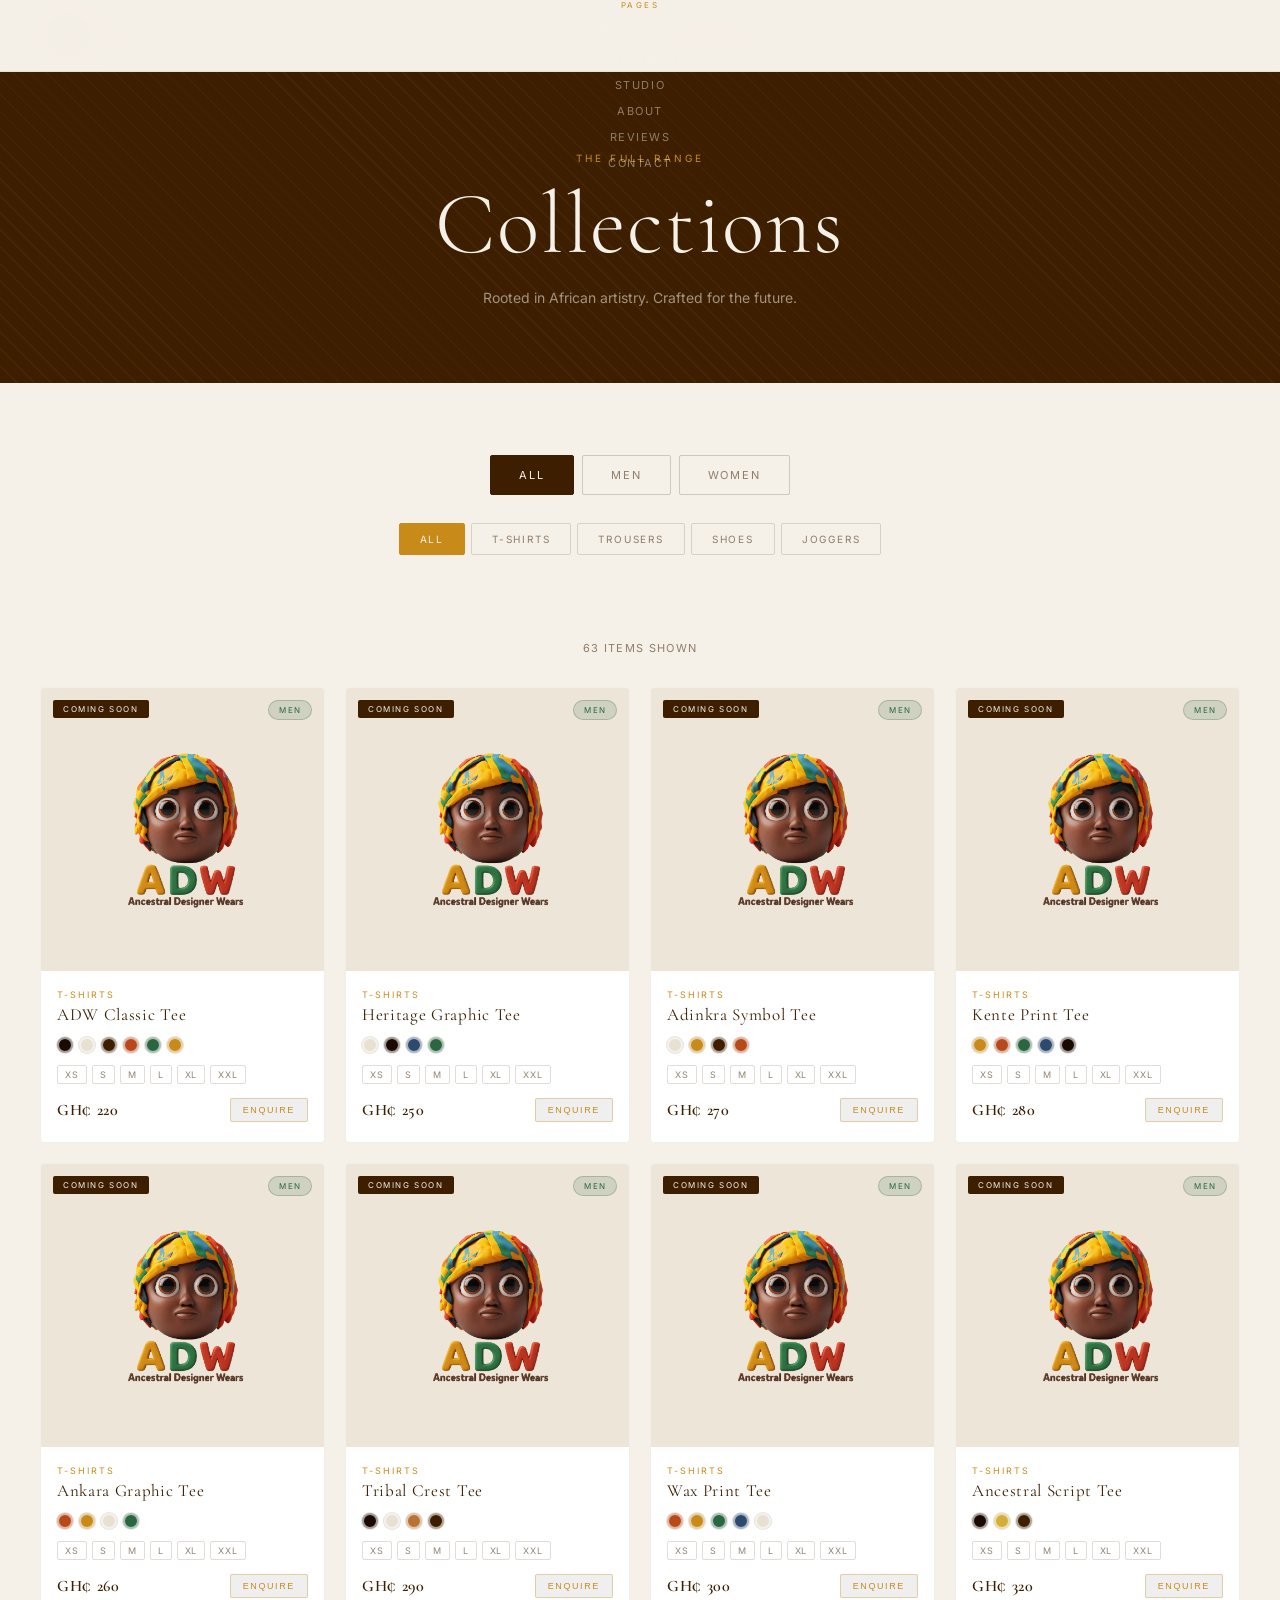
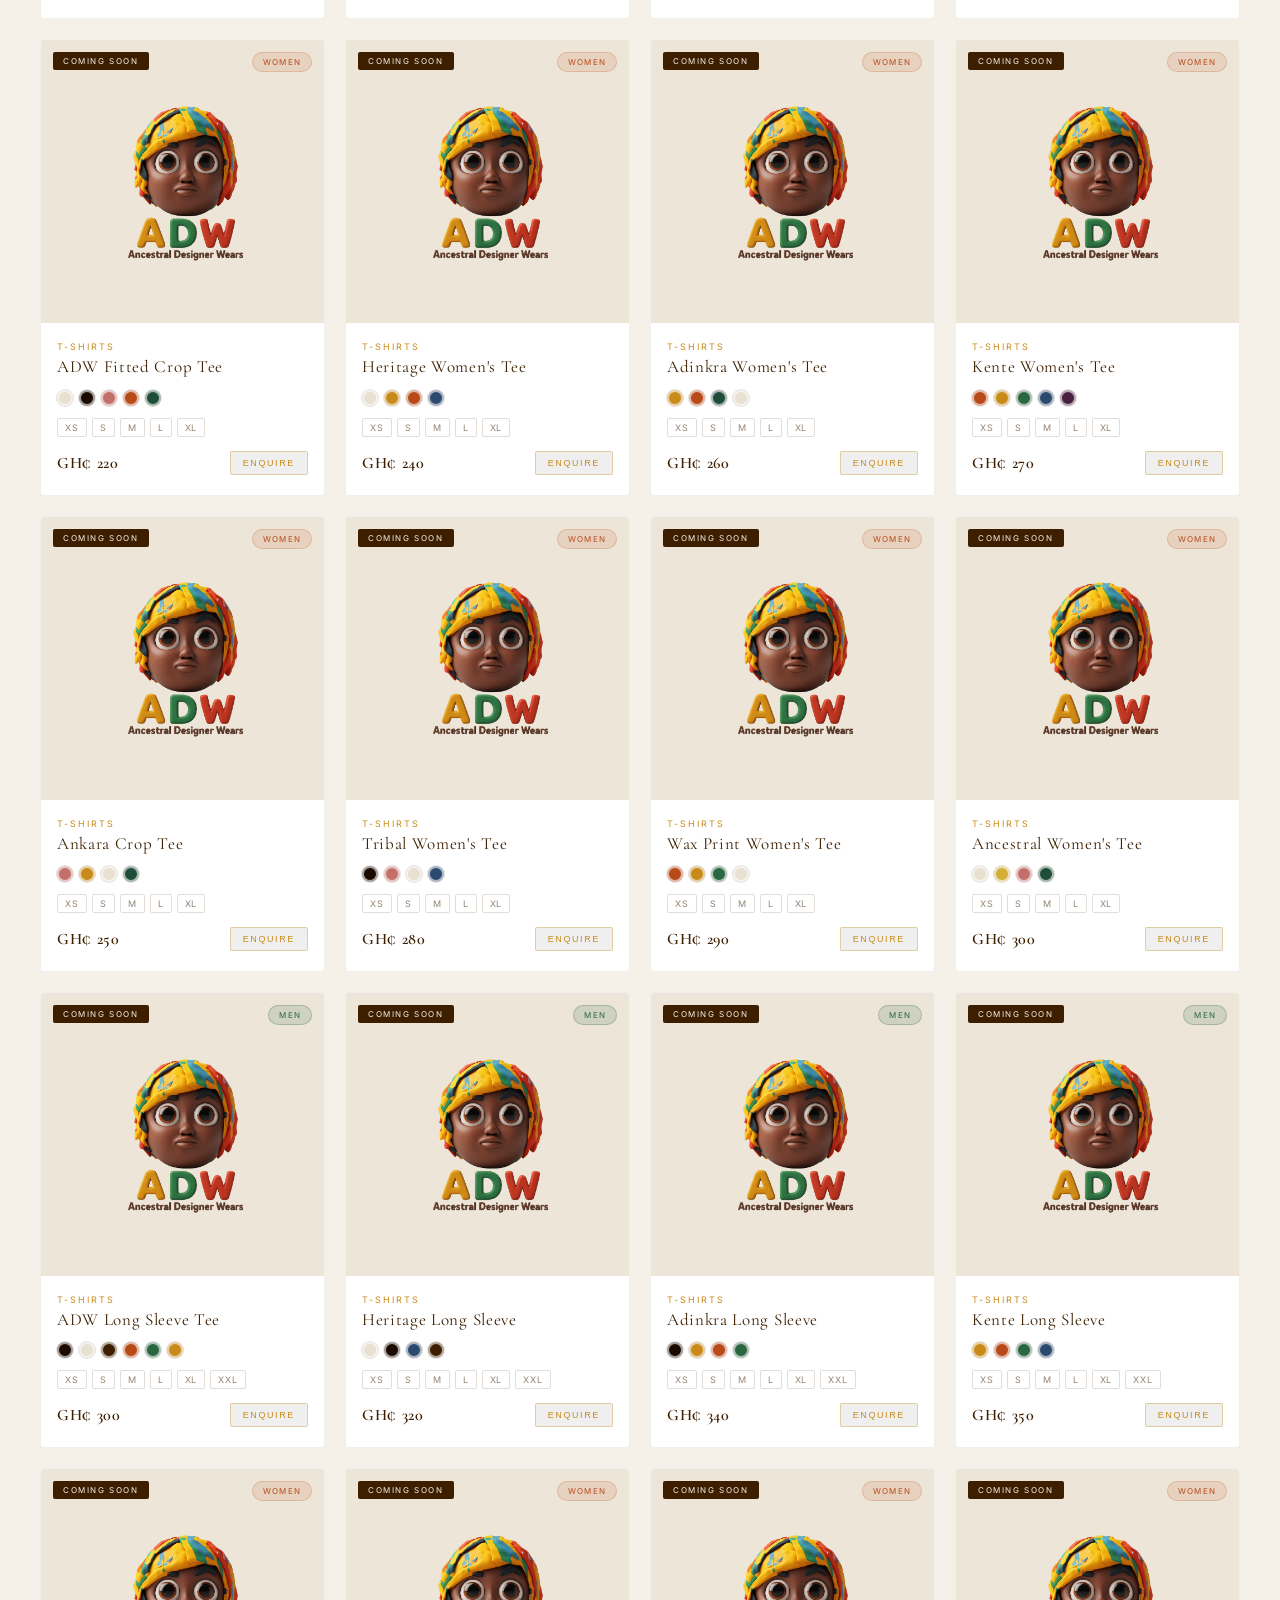
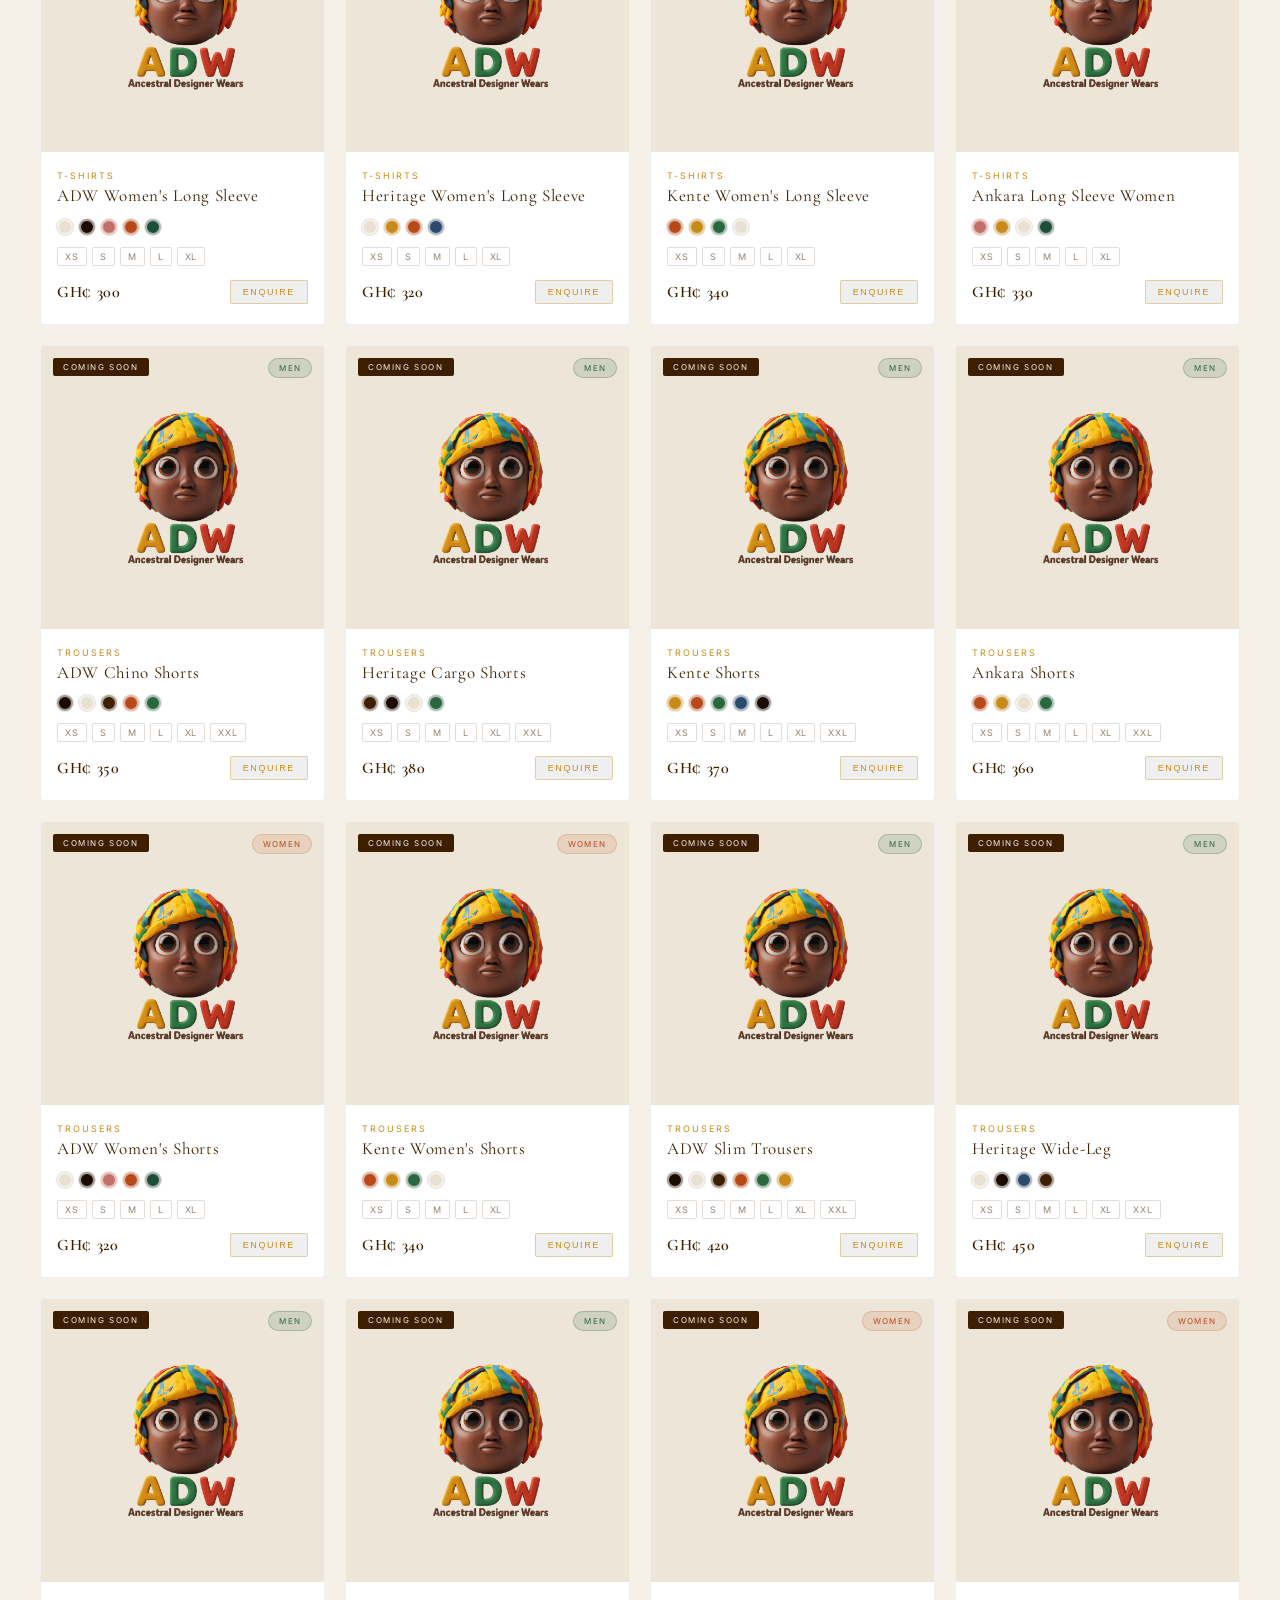
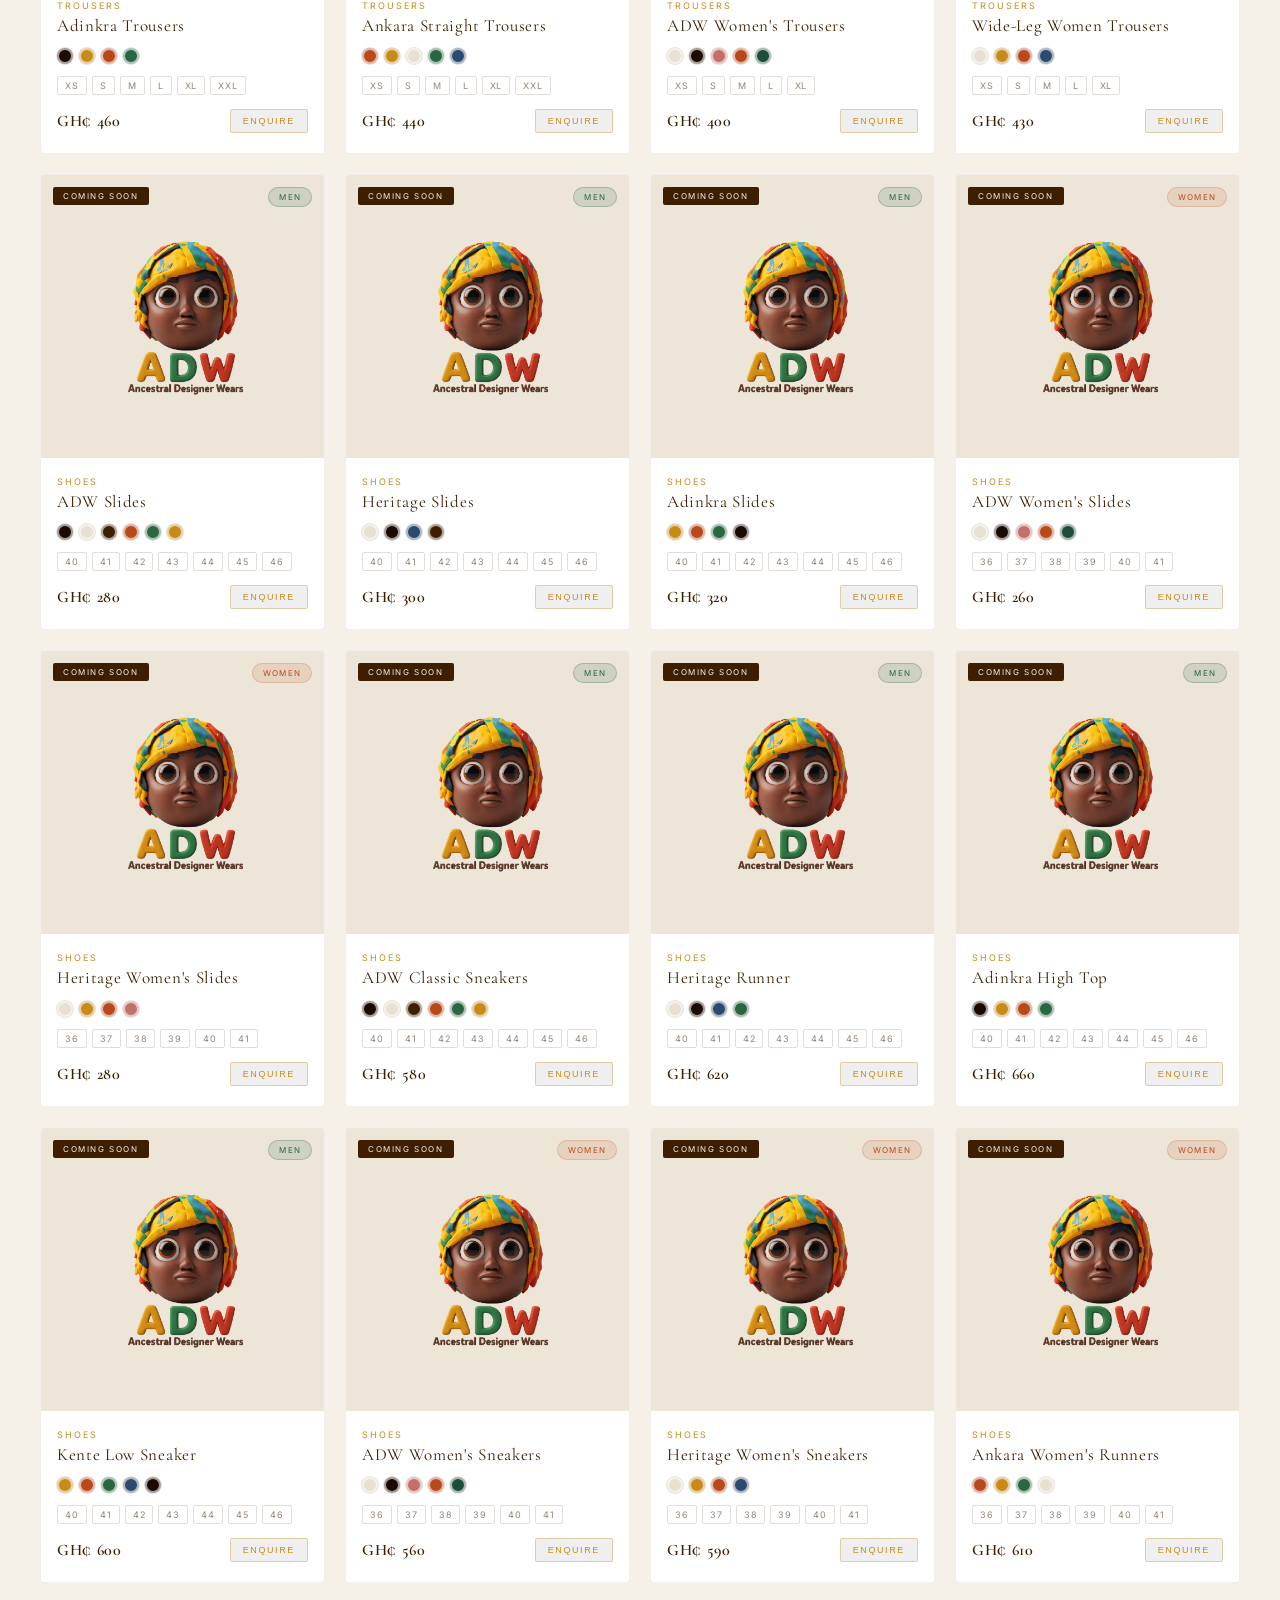
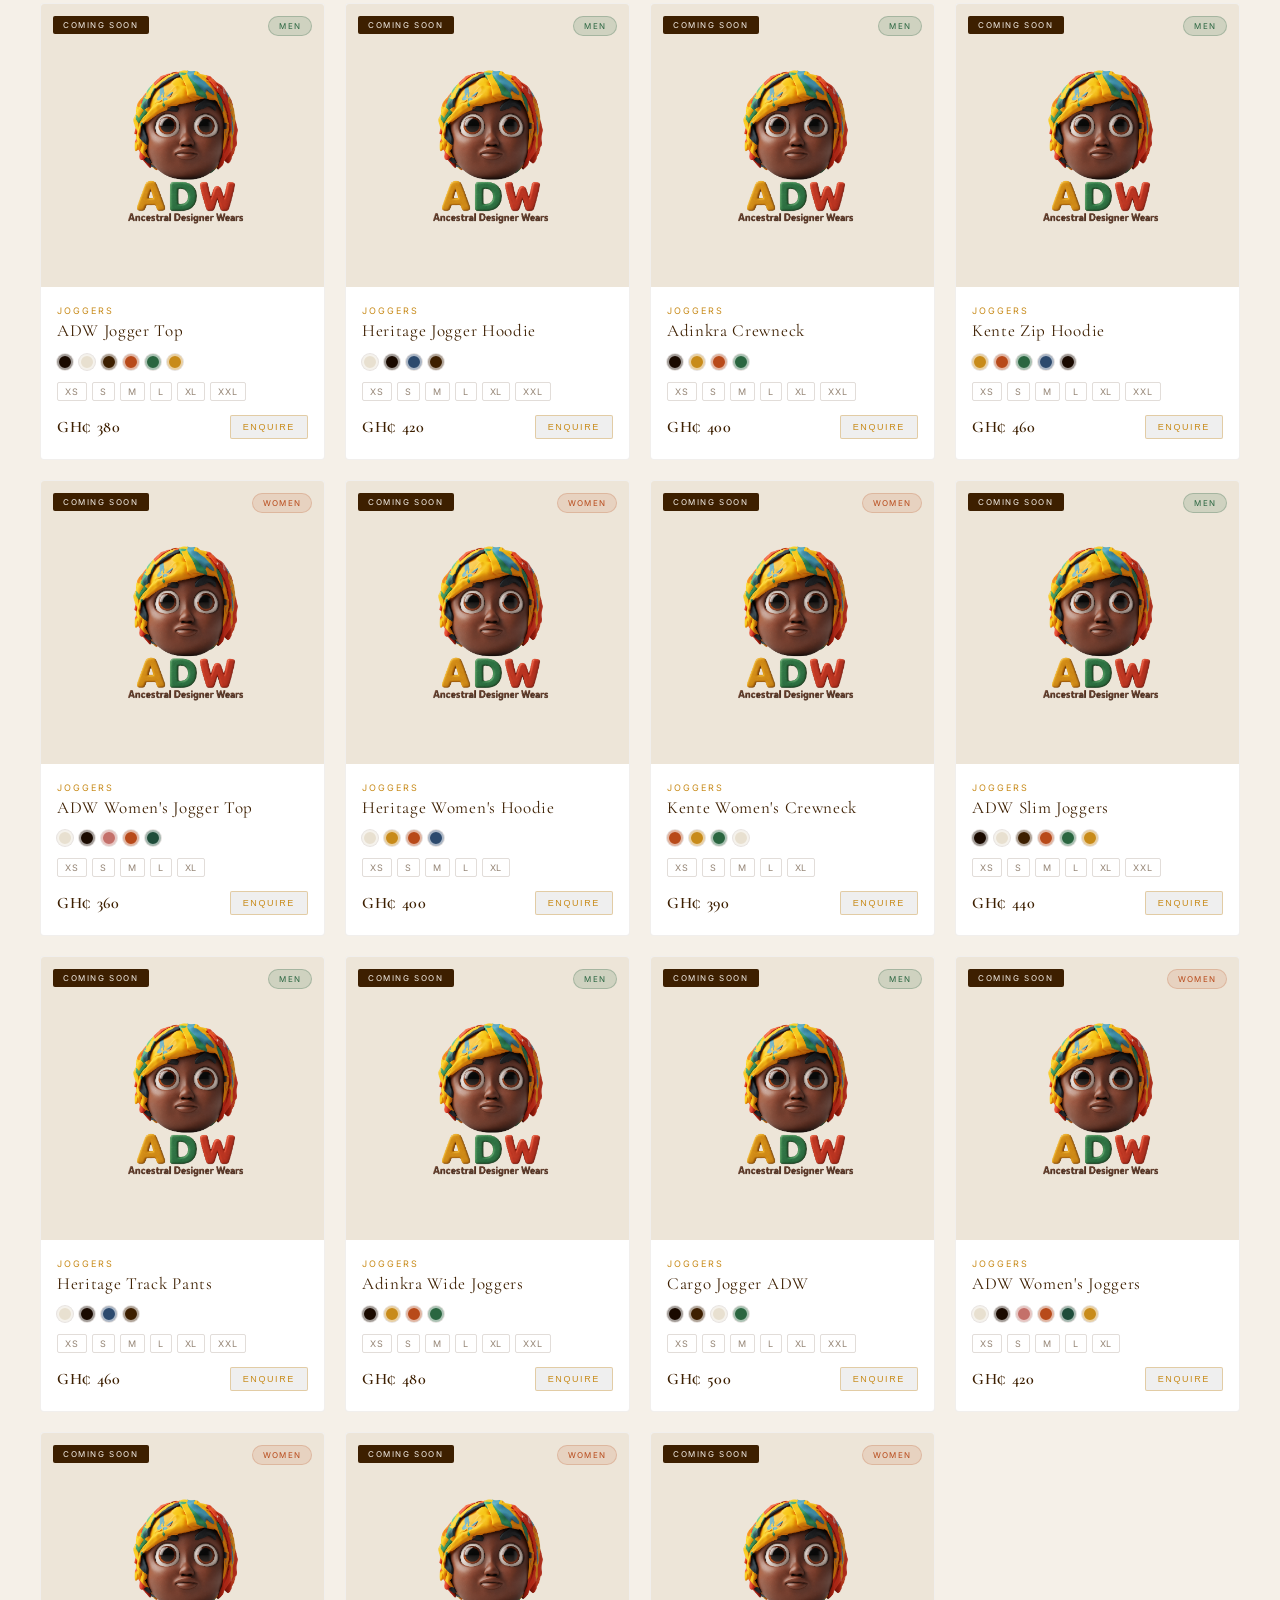
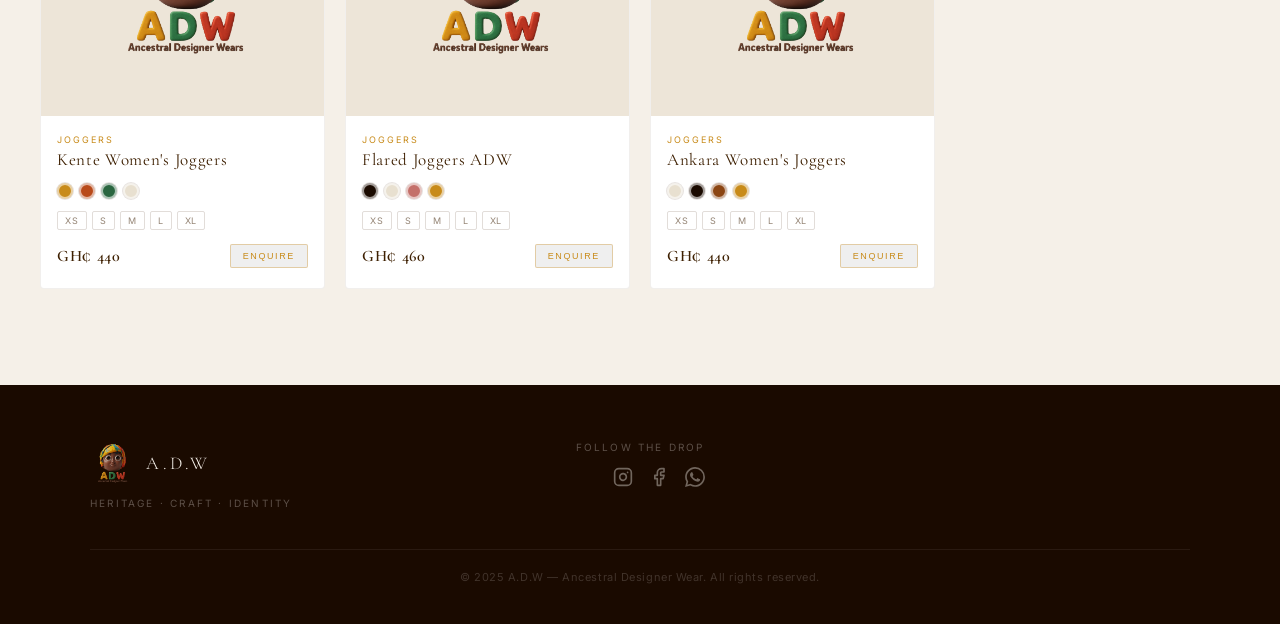
<file: collections.html>
<!DOCTYPE html>
<html lang="en">
<head>
  <meta charset="UTF-8" />
  <meta name="viewport" content="width=device-width, initial-scale=1.0" />
  <title>Collections — A.D.W Ancestral Designer Wear</title>
  <meta name="description" content="Browse A.D.W collections — T-Shirts, Trousers, Shoes & Joggers. Rooted in African artistry." />
  <link rel="icon" type="image/png" href="./assets/new_adw_logo.png" />
  <link rel="preconnect" href="https://fonts.googleapis.com" />
  <link rel="preconnect" href="https://fonts.gstatic.com" crossorigin />
  <link href="https://fonts.googleapis.com/css2?family=Cormorant+Garamond:ital,wght@0,300;0,400;0,600;1,300;1,400&family=Inter:wght@300;400;500;600&display=swap" rel="stylesheet" />
  <link rel="stylesheet" href="./assets/style.css?v=3" />
  <style>
    /* ── Collections Page ──────────────────────────────────── */
    #collections { padding: 72px 40px 96px; }

    /* Gender filter */
    .gender-filter {
      display: flex; justify-content: center; gap: 8px;
      margin-bottom: 28px; flex-wrap: wrap;
    }
    .gender-btn {
      font-size: 11px; letter-spacing: .18em; text-transform: uppercase;
      padding: 12px 28px; border-radius: 2px; cursor: pointer;
      border: 1.5px solid rgba(61,31,0,.2); background: transparent;
      color: var(--muted); font-family: var(--sans);
      transition: background .2s, color .2s, border-color .2s;
    }
    .gender-btn.active, .gender-btn:hover {
      background: var(--brown); color: var(--cream); border-color: var(--brown);
    }

    /* Category tabs */
    .category-tabs {
      display: flex; justify-content: center; gap: 6px;
      margin-bottom: 16px; flex-wrap: wrap;
    }
    .cat-btn {
      font-size: 10px; letter-spacing: .18em; text-transform: uppercase;
      padding: 9px 20px; border-radius: 2px; cursor: pointer;
      border: 1px solid rgba(61,31,0,.15); background: transparent;
      color: var(--muted); font-family: var(--sans);
      transition: background .2s, color .2s, border-color .2s;
    }
    .cat-btn.active, .cat-btn:hover {
      background: var(--gold); color: var(--cream); border-color: var(--gold);
    }

    /* Sub-category tabs */
    .subcat-tabs {
      display: flex; justify-content: center; gap: 6px;
      margin-bottom: 36px; flex-wrap: wrap; min-height: 34px;
    }
    .subcat-btn {
      font-size: 9px; letter-spacing: .16em; text-transform: uppercase;
      padding: 7px 16px; border-radius: 20px; cursor: pointer;
      border: 1px solid rgba(61,31,0,.12); background: transparent;
      color: var(--muted); font-family: var(--sans);
      transition: background .2s, color .2s, border-color .2s;
    }
    .subcat-btn.active, .subcat-btn:hover {
      background: var(--brown); color: var(--cream); border-color: var(--brown);
    }

    .collection-meta {
      text-align: center; font-size: 11px; letter-spacing: .12em;
      color: var(--muted); margin-bottom: 32px; text-transform: uppercase;
    }

    /* Product grid */
    .product-grid {
      display: grid; grid-template-columns: repeat(4,1fr);
      gap: 20px; max-width: 1200px; margin: 0 auto;
    }
    .product-card {
      background: #fff; border-radius: 4px; overflow: hidden;
      border: 1px solid rgba(61,31,0,.07);
      transition: transform .3s ease, box-shadow .3s ease;
      cursor: pointer;
    }
    .product-card:hover { transform: translateY(-4px); box-shadow: 0 16px 40px rgba(26,10,0,.1); }
    .product-image-wrap {
      position: relative; aspect-ratio: 1/1;
      background: var(--warm); display: flex;
      align-items: center; justify-content: center; overflow: hidden;
    }
    .product-logo-img {
      width: 62%; height: 62%; object-fit: contain;
      animation: adw-product-float 3.2s ease-in-out infinite;
    }
    @keyframes adw-product-float {
      0%,100% { transform: translateY(0) scale(1); filter: drop-shadow(0 6px 18px rgba(200,139,26,.28)); }
      50%      { transform: translateY(-9px) scale(1.035); filter: drop-shadow(0 18px 32px rgba(200,139,26,.52)); }
    }
    .product-card:nth-child(2n) .product-logo-img { animation-delay:-1.6s; }
    .product-card:nth-child(3n) .product-logo-img { animation-delay:-0.8s; }
    .product-card:nth-child(4n) .product-logo-img { animation-delay:-2.4s; }
    .product-badge {
      position: absolute; top:12px; left:12px;
      font-size: 8px; letter-spacing: .2em; text-transform: uppercase;
      color: var(--cream); background: var(--brown);
      border-radius: 2px; padding: 4px 10px;
    }
    .product-gender-pill {
      position: absolute; top:12px; right:12px;
      font-size: 8px; letter-spacing: .15em; text-transform: uppercase;
      border-radius: 20px; padding: 4px 10px;
    }
    .product-gender-pill.men    { background:rgba(42,102,64,.15); color:var(--green); border:1px solid rgba(42,102,64,.25); }
    .product-gender-pill.women  { background:rgba(184,74,26,.12); color:var(--rust);  border:1px solid rgba(184,74,26,.2); }
    .product-gender-pill.unisex { background:rgba(200,139,26,.12); color:var(--gold); border:1px solid rgba(200,139,26,.25); }

    .product-info { padding: 18px 16px 20px; }
    .product-category-label {
      font-size: 9px; letter-spacing: .22em; text-transform: uppercase;
      color: var(--gold); margin-bottom: 5px;
    }
    .product-name {
      font-family: var(--serif); font-size: 17px; font-weight: 400;
      color: var(--brown); letter-spacing: .04em; margin-bottom: 12px; line-height: 1.2;
    }
    .product-colors { display:flex; gap:6px; flex-wrap:wrap; margin-bottom:12px; }
    .color-swatch {
      width:16px; height:16px; border-radius:50%;
      border:2px solid rgba(255,255,255,.6);
      box-shadow:0 0 0 1px rgba(61,31,0,.12);
      cursor:pointer; transition:transform .15s, box-shadow .15s; flex-shrink:0;
    }
    .color-swatch:hover { transform:scale(1.25); box-shadow:0 0 0 2px var(--gold); }
    .product-sizes { display:flex; gap:5px; flex-wrap:wrap; margin-bottom:14px; }
    .size-chip {
      font-size: 9px; letter-spacing: .1em; text-transform: uppercase;
      color: var(--muted); border: 1px solid rgba(61,31,0,.15);
      border-radius: 2px; padding: 3px 7px; cursor:pointer;
      transition: background .15s, color .15s, border-color .15s;
    }
    .size-chip:hover { background:var(--brown); color:var(--cream); border-color:var(--brown); }
    .product-footer { display:flex; align-items:center; justify-content:space-between; }
    .product-price { font-family:var(--serif); font-size:16px; font-weight:600; color:var(--brown); letter-spacing:.04em; }
    .product-enquire {
      font-size: 9px; letter-spacing: .18em; text-transform: uppercase;
      color: var(--gold); border: 1px solid rgba(200,139,26,.35);
      border-radius: 2px; padding: 6px 12px; text-decoration: none;
      transition: background .2s, color .2s;
    }
    .product-enquire:hover { background:var(--gold); color:var(--cream); }
    .no-results {
      grid-column: 1/-1; text-align:center; padding:80px 20px;
      color:var(--muted); font-family:var(--serif); font-size:22px; font-style:italic;
    }

    @media (max-width:1100px) { .product-grid { grid-template-columns:repeat(3,1fr); } }
    @media (max-width:820px) {
      #collections { padding:56px 20px 72px; }
      .product-grid { grid-template-columns:repeat(2,1fr); gap:14px; }
    }
    @media (max-width:480px) {
      .product-grid { grid-template-columns:1fr 1fr; gap:10px; }
      .product-info { padding:12px 10px 14px; }
      .product-name { font-size:14px; }
    }
    @media (max-width:360px) { .product-grid { grid-template-columns:1fr; } }
    @media (prefers-reduced-motion:reduce) { .product-logo-img { animation:none; } }
  </style>
</head>
<body>

  <!-- ── Nav ── -->
  <nav>
    <div class="nav-logo">
      <img src="./assets/adw-logo-nobg.png" alt="A.D.W logo" />
      <span>A.D.W</span>
    </div>
    <div class="nav-links">
      <a href="./collections.html" class="nav-link active">Collections</a>
      <a href="./streetwear.html"  class="nav-link">Streetwear</a>
      <a href="./studio.html"      class="nav-link">Studio</a>
      <a href="./about.html"       class="nav-link">About</a>
      <a href="./reviews.html"     class="nav-link">Reviews</a>
      <a href="./contact.html"     class="nav-link">Contact</a>
    </div>
    <button class="ham-btn" id="ham-btn" aria-label="Open menu" aria-expanded="false">
      <span></span><span></span>
    </button>
    <div class="mobile-nav" id="mobile-nav" style="display:none">
      <a href="./collections.html" class="mobile-nav-link active">Collections</a>
      <a href="./streetwear.html"  class="mobile-nav-link">Streetwear</a>
      <a href="./studio.html"      class="mobile-nav-link">Studio</a>
      <a href="./about.html"       class="mobile-nav-link">About</a>
      <a href="./reviews.html"     class="mobile-nav-link">Reviews</a>
      <a href="./contact.html"     class="mobile-nav-link">Contact</a>
    </div>
  </nav>

  <main class="page-body">

    <!-- Banner -->
    <div class="page-banner">
      <p class="page-banner-eyebrow">The Full Range</p>
      <h1 class="page-banner-title">Collections</h1>
      <p class="page-banner-sub">Rooted in African artistry. Crafted for the future.</p>
    </div>

    <!-- Collections -->
    <section id="collections">

      <!-- Gender Filter -->
      <div class="gender-filter" role="group" aria-label="Filter by gender">
        <button class="gender-btn active" data-gender="all"   onclick="setGender(this,'all')">All</button>
        <button class="gender-btn"        data-gender="men"   onclick="setGender(this,'men')">Men</button>
        <button class="gender-btn"        data-gender="women" onclick="setGender(this,'women')">Women</button>
      </div>

      <!-- Category tabs -->
      <div class="category-tabs" role="group" aria-label="Filter by category">
        <button class="cat-btn active" data-cat="all"      onclick="setCat(this,'all')">All</button>
        <button class="cat-btn"        data-cat="tshirt"   onclick="setCat(this,'tshirt')">T-Shirts</button>
        <button class="cat-btn"        data-cat="trousers" onclick="setCat(this,'trousers')">Trousers</button>
        <button class="cat-btn"        data-cat="shoes"    onclick="setCat(this,'shoes')">Shoes</button>
        <button class="cat-btn"        data-cat="joggers"  onclick="setCat(this,'joggers')">Joggers</button>
      </div>

      <!-- Sub-category tabs (JS-rendered) -->
      <div class="subcat-tabs" id="subcat-tabs" role="group" aria-label="Filter by sub-category"></div>

      <p class="collection-meta" id="collection-count"></p>

      <!-- Product grid (JS-rendered) -->
      <div class="product-grid" id="product-grid" aria-live="polite"></div>
    </section>

  </main>

  <!-- ── Footer ── -->
  <footer>
    <div class="footer-inner">
      <div class="footer-brand">
        <div class="footer-logo">
          <img src="./assets/adw-logo-nobg.png" alt="A.D.W logo" />
          <span>A.D.W</span>
        </div>
        <p class="footer-tagline">Heritage · Craft · Identity</p>
      </div>
      <nav class="footer-nav" aria-label="Footer navigation">
        <span class="footer-nav-heading">Pages</span>
        <a href="./collections.html">Collections</a>
        <a href="./streetwear.html">Streetwear</a>
        <a href="./studio.html">Studio</a>
        <a href="./about.html">About</a>
        <a href="./reviews.html">Reviews</a>
        <a href="./contact.html">Contact</a>
      </nav>
      <div class="footer-social">
        <p class="footer-tagline" style="text-align:right;">Follow the drop</p>
        <div class="footer-social-links">
          <a href="https://www.instagram.com/adwears233/" target="_blank" rel="noopener" aria-label="Instagram">
            <svg width="20" height="20" viewBox="0 0 24 24" fill="none" stroke="currentColor" stroke-width="2" stroke-linecap="round" stroke-linejoin="round"><rect x="2" y="2" width="20" height="20" rx="5"/><path d="M16 11.37A4 4 0 1 1 12.63 8 4 4 0 0 1 16 11.37z"/><line x1="17.5" y1="6.5" x2="17.51" y2="6.5"/></svg>
          </a>
          <a href="https://www.facebook.com/share/1FLLn61R7K/" target="_blank" rel="noopener" aria-label="Facebook">
            <svg width="20" height="20" viewBox="0 0 24 24" fill="none" stroke="currentColor" stroke-width="2" stroke-linecap="round" stroke-linejoin="round"><path d="M18 2h-3a5 5 0 0 0-5 5v3H7v4h3v8h4v-8h3l1-4h-4V7a1 1 0 0 1 1-1h3z"/></svg>
          </a>
          <a href="https://wa.me/233500325083" target="_blank" rel="noopener" aria-label="WhatsApp">
            <svg width="20" height="20" viewBox="0 0 24 24" fill="currentColor"><path d="M17.472 14.382c-.297-.149-1.758-.867-2.03-.967-.273-.099-.471-.148-.67.15-.197.297-.767.966-.94 1.164-.173.199-.347.223-.644.075-.297-.15-1.255-.463-2.39-1.475-.883-.788-1.48-1.761-1.653-2.059-.173-.297-.018-.458.13-.606.134-.133.298-.347.446-.52.149-.174.198-.298.298-.497.099-.198.05-.371-.025-.52-.075-.149-.669-1.612-.916-2.207-.242-.579-.487-.5-.669-.51-.173-.008-.371-.01-.57-.01-.198 0-.52.074-.792.372-.272.297-1.04 1.016-1.04 2.479 0 1.462 1.065 2.875 1.213 3.074.149.198 2.096 3.2 5.077 4.487.709.306 1.262.489 1.694.625.712.227 1.36.195 1.871.118.571-.085 1.758-.719 2.006-1.413.248-.694.248-1.289.173-1.413-.074-.124-.272-.198-.57-.347m-5.421 7.403h-.004a9.87 9.87 0 01-5.031-1.378l-.361-.214-3.741.982.998-3.648-.235-.374a9.86 9.86 0 01-1.51-5.26c.001-5.45 4.436-9.884 9.888-9.884 2.64 0 5.122 1.03 6.988 2.898a9.825 9.825 0 012.893 6.994c-.003 5.45-4.437 9.884-9.885 9.884m8.413-18.297A11.815 11.815 0 0012.05 0C5.495 0 .16 5.335.157 11.892c0 2.096.547 4.142 1.588 5.945L.057 24l6.305-1.654a11.882 11.882 0 005.683 1.448h.005c6.554 0 11.89-5.335 11.893-11.893a11.821 11.821 0 00-3.48-8.413z"/></svg>
          </a>
        </div>
      </div>
    </div>
    <div class="footer-bottom">
      <p class="footer-copy">© 2025 A.D.W — Ancestral Designer Wear. All rights reserved.</p>
    </div>
  </footer>

  <script>
    // ── Product Catalogue ───────────────────────────────────
    var C = {
      INK:'#1a0a00', BROWN:'#3d1f00', GOLD:'#c88b1a', RUST:'#b84a1a',
      GREEN:'#2a6640', SADDLE:'#8b4513', BGOLD:'#d4af37', CREAM:'#e8e0d0',
      BLUE:'#2c4a6e', TERRA:'#c1604a', PURPLE:'#4a2040', EMERALD:'#1e4d3a',
      ROSE:'#c4706a', COPPER:'#b87333',
    };
    var PRODUCTS = [
      {id:1,  name:'ADW Classic Tee',           cat:'tshirt',  sub:'short-sleeve', gender:'men',   price:'GH₵ 220', colors:[C.INK,C.CREAM,C.BROWN,C.RUST,C.GREEN,C.GOLD],    sizes:['XS','S','M','L','XL','XXL']},
      {id:2,  name:'Heritage Graphic Tee',       cat:'tshirt',  sub:'short-sleeve', gender:'men',   price:'GH₵ 250', colors:[C.CREAM,C.INK,C.BLUE,C.GREEN],                   sizes:['XS','S','M','L','XL','XXL']},
      {id:3,  name:'Adinkra Symbol Tee',         cat:'tshirt',  sub:'short-sleeve', gender:'men',   price:'GH₵ 270', colors:[C.CREAM,C.GOLD,C.BROWN,C.RUST],                  sizes:['XS','S','M','L','XL','XXL']},
      {id:4,  name:'Kente Print Tee',            cat:'tshirt',  sub:'short-sleeve', gender:'men',   price:'GH₵ 280', colors:[C.GOLD,C.RUST,C.GREEN,C.BLUE,C.INK],             sizes:['XS','S','M','L','XL','XXL']},
      {id:5,  name:'Ankara Graphic Tee',         cat:'tshirt',  sub:'short-sleeve', gender:'men',   price:'GH₵ 260', colors:[C.RUST,C.GOLD,C.CREAM,C.GREEN],                  sizes:['XS','S','M','L','XL','XXL']},
      {id:6,  name:'Tribal Crest Tee',           cat:'tshirt',  sub:'short-sleeve', gender:'men',   price:'GH₵ 290', colors:[C.INK,C.CREAM,C.COPPER,C.BROWN],                 sizes:['XS','S','M','L','XL','XXL']},
      {id:7,  name:'Wax Print Tee',              cat:'tshirt',  sub:'short-sleeve', gender:'men',   price:'GH₵ 300', colors:[C.RUST,C.GOLD,C.GREEN,C.BLUE,C.CREAM],           sizes:['XS','S','M','L','XL','XXL']},
      {id:8,  name:'Ancestral Script Tee',       cat:'tshirt',  sub:'short-sleeve', gender:'men',   price:'GH₵ 320', colors:[C.INK,C.BGOLD,C.BROWN],                          sizes:['XS','S','M','L','XL','XXL']},
      {id:9,  name:'ADW Fitted Crop Tee',        cat:'tshirt',  sub:'short-sleeve', gender:'women', price:'GH₵ 220', colors:[C.CREAM,C.INK,C.ROSE,C.RUST,C.EMERALD],          sizes:['XS','S','M','L','XL']},
      {id:10, name:"Heritage Women's Tee",       cat:'tshirt',  sub:'short-sleeve', gender:'women', price:'GH₵ 240', colors:[C.CREAM,C.GOLD,C.RUST,C.BLUE],                   sizes:['XS','S','M','L','XL']},
      {id:11, name:"Adinkra Women's Tee",        cat:'tshirt',  sub:'short-sleeve', gender:'women', price:'GH₵ 260', colors:[C.GOLD,C.RUST,C.EMERALD,C.CREAM],                sizes:['XS','S','M','L','XL']},
      {id:12, name:"Kente Women's Tee",          cat:'tshirt',  sub:'short-sleeve', gender:'women', price:'GH₵ 270', colors:[C.RUST,C.GOLD,C.GREEN,C.BLUE,C.PURPLE],          sizes:['XS','S','M','L','XL']},
      {id:13, name:'Ankara Crop Tee',            cat:'tshirt',  sub:'short-sleeve', gender:'women', price:'GH₵ 250', colors:[C.ROSE,C.GOLD,C.CREAM,C.EMERALD],                sizes:['XS','S','M','L','XL']},
      {id:14, name:"Tribal Women's Tee",         cat:'tshirt',  sub:'short-sleeve', gender:'women', price:'GH₵ 280', colors:[C.INK,C.ROSE,C.CREAM,C.BLUE],                    sizes:['XS','S','M','L','XL']},
      {id:15, name:"Wax Print Women's Tee",      cat:'tshirt',  sub:'short-sleeve', gender:'women', price:'GH₵ 290', colors:[C.RUST,C.GOLD,C.GREEN,C.CREAM],                  sizes:['XS','S','M','L','XL']},
      {id:16, name:"Ancestral Women's Tee",      cat:'tshirt',  sub:'short-sleeve', gender:'women', price:'GH₵ 300', colors:[C.CREAM,C.BGOLD,C.ROSE,C.EMERALD],               sizes:['XS','S','M','L','XL']},
      {id:17, name:'ADW Long Sleeve Tee',        cat:'tshirt',  sub:'long-sleeve',  gender:'men',   price:'GH₵ 300', colors:[C.INK,C.CREAM,C.BROWN,C.RUST,C.GREEN,C.GOLD],    sizes:['XS','S','M','L','XL','XXL']},
      {id:18, name:'Heritage Long Sleeve',       cat:'tshirt',  sub:'long-sleeve',  gender:'men',   price:'GH₵ 320', colors:[C.CREAM,C.INK,C.BLUE,C.BROWN],                   sizes:['XS','S','M','L','XL','XXL']},
      {id:19, name:'Adinkra Long Sleeve',        cat:'tshirt',  sub:'long-sleeve',  gender:'men',   price:'GH₵ 340', colors:[C.INK,C.GOLD,C.RUST,C.GREEN],                    sizes:['XS','S','M','L','XL','XXL']},
      {id:20, name:'Kente Long Sleeve',          cat:'tshirt',  sub:'long-sleeve',  gender:'men',   price:'GH₵ 350', colors:[C.GOLD,C.RUST,C.GREEN,C.BLUE],                   sizes:['XS','S','M','L','XL','XXL']},
      {id:21, name:"ADW Women's Long Sleeve",    cat:'tshirt',  sub:'long-sleeve',  gender:'women', price:'GH₵ 300', colors:[C.CREAM,C.INK,C.ROSE,C.RUST,C.EMERALD],          sizes:['XS','S','M','L','XL']},
      {id:22, name:"Heritage Women's Long Sleeve",cat:'tshirt', sub:'long-sleeve',  gender:'women', price:'GH₵ 320', colors:[C.CREAM,C.GOLD,C.RUST,C.BLUE],                   sizes:['XS','S','M','L','XL']},
      {id:23, name:"Kente Women's Long Sleeve",  cat:'tshirt',  sub:'long-sleeve',  gender:'women', price:'GH₵ 340', colors:[C.RUST,C.GOLD,C.GREEN,C.CREAM],                  sizes:['XS','S','M','L','XL']},
      {id:24, name:'Ankara Long Sleeve Women',   cat:'tshirt',  sub:'long-sleeve',  gender:'women', price:'GH₵ 330', colors:[C.ROSE,C.GOLD,C.CREAM,C.EMERALD],                sizes:['XS','S','M','L','XL']},
      {id:25, name:'ADW Chino Shorts',           cat:'trousers',sub:'shorts',        gender:'men',   price:'GH₵ 350', colors:[C.INK,C.CREAM,C.BROWN,C.RUST,C.GREEN],           sizes:['XS','S','M','L','XL','XXL']},
      {id:26, name:'Heritage Cargo Shorts',      cat:'trousers',sub:'shorts',        gender:'men',   price:'GH₵ 380', colors:[C.BROWN,C.INK,C.CREAM,C.GREEN],                  sizes:['XS','S','M','L','XL','XXL']},
      {id:27, name:'Kente Shorts',               cat:'trousers',sub:'shorts',        gender:'men',   price:'GH₵ 370', colors:[C.GOLD,C.RUST,C.GREEN,C.BLUE,C.INK],             sizes:['XS','S','M','L','XL','XXL']},
      {id:28, name:'Ankara Shorts',              cat:'trousers',sub:'shorts',        gender:'men',   price:'GH₵ 360', colors:[C.RUST,C.GOLD,C.CREAM,C.GREEN],                  sizes:['XS','S','M','L','XL','XXL']},
      {id:29, name:"ADW Women's Shorts",         cat:'trousers',sub:'shorts',        gender:'women', price:'GH₵ 320', colors:[C.CREAM,C.INK,C.ROSE,C.RUST,C.EMERALD],          sizes:['XS','S','M','L','XL']},
      {id:30, name:"Kente Women's Shorts",       cat:'trousers',sub:'shorts',        gender:'women', price:'GH₵ 340', colors:[C.RUST,C.GOLD,C.GREEN,C.CREAM],                  sizes:['XS','S','M','L','XL']},
      {id:31, name:'ADW Slim Trousers',          cat:'trousers',sub:'long-trousers', gender:'men',   price:'GH₵ 420', colors:[C.INK,C.CREAM,C.BROWN,C.RUST,C.GREEN,C.GOLD],    sizes:['XS','S','M','L','XL','XXL']},
      {id:32, name:'Heritage Wide-Leg',          cat:'trousers',sub:'long-trousers', gender:'men',   price:'GH₵ 450', colors:[C.CREAM,C.INK,C.BLUE,C.BROWN],                   sizes:['XS','S','M','L','XL','XXL']},
      {id:33, name:'Adinkra Trousers',           cat:'trousers',sub:'long-trousers', gender:'men',   price:'GH₵ 460', colors:[C.INK,C.GOLD,C.RUST,C.GREEN],                    sizes:['XS','S','M','L','XL','XXL']},
      {id:34, name:'Ankara Straight Trousers',   cat:'trousers',sub:'long-trousers', gender:'men',   price:'GH₵ 440', colors:[C.RUST,C.GOLD,C.CREAM,C.GREEN,C.BLUE],           sizes:['XS','S','M','L','XL','XXL']},
      {id:35, name:"ADW Women's Trousers",       cat:'trousers',sub:'long-trousers', gender:'women', price:'GH₵ 400', colors:[C.CREAM,C.INK,C.ROSE,C.RUST,C.EMERALD],          sizes:['XS','S','M','L','XL']},
      {id:36, name:'Wide-Leg Women Trousers',    cat:'trousers',sub:'long-trousers', gender:'women', price:'GH₵ 430', colors:[C.CREAM,C.GOLD,C.RUST,C.BLUE],                   sizes:['XS','S','M','L','XL']},
      {id:37, name:'ADW Slides',                 cat:'shoes',   sub:'slides',        gender:'men',   price:'GH₵ 280', colors:[C.INK,C.CREAM,C.BROWN,C.RUST,C.GREEN,C.GOLD],    sizes:['40','41','42','43','44','45','46']},
      {id:38, name:'Heritage Slides',            cat:'shoes',   sub:'slides',        gender:'men',   price:'GH₵ 300', colors:[C.CREAM,C.INK,C.BLUE,C.BROWN],                   sizes:['40','41','42','43','44','45','46']},
      {id:39, name:'Adinkra Slides',             cat:'shoes',   sub:'slides',        gender:'men',   price:'GH₵ 320', colors:[C.GOLD,C.RUST,C.GREEN,C.INK],                    sizes:['40','41','42','43','44','45','46']},
      {id:40, name:"ADW Women's Slides",         cat:'shoes',   sub:'slides',        gender:'women', price:'GH₵ 260', colors:[C.CREAM,C.INK,C.ROSE,C.RUST,C.EMERALD],          sizes:['36','37','38','39','40','41']},
      {id:41, name:"Heritage Women's Slides",    cat:'shoes',   sub:'slides',        gender:'women', price:'GH₵ 280', colors:[C.CREAM,C.GOLD,C.RUST,C.ROSE],                   sizes:['36','37','38','39','40','41']},
      {id:42, name:'ADW Classic Sneakers',       cat:'shoes',   sub:'sneakers',      gender:'men',   price:'GH₵ 580', colors:[C.INK,C.CREAM,C.BROWN,C.RUST,C.GREEN,C.GOLD],    sizes:['40','41','42','43','44','45','46']},
      {id:43, name:'Heritage Runner',            cat:'shoes',   sub:'sneakers',      gender:'men',   price:'GH₵ 620', colors:[C.CREAM,C.INK,C.BLUE,C.GREEN],                   sizes:['40','41','42','43','44','45','46']},
      {id:44, name:'Adinkra High Top',           cat:'shoes',   sub:'sneakers',      gender:'men',   price:'GH₵ 660', colors:[C.INK,C.GOLD,C.RUST,C.GREEN],                    sizes:['40','41','42','43','44','45','46']},
      {id:45, name:'Kente Low Sneaker',          cat:'shoes',   sub:'sneakers',      gender:'men',   price:'GH₵ 600', colors:[C.GOLD,C.RUST,C.GREEN,C.BLUE,C.INK],             sizes:['40','41','42','43','44','45','46']},
      {id:46, name:"ADW Women's Sneakers",       cat:'shoes',   sub:'sneakers',      gender:'women', price:'GH₵ 560', colors:[C.CREAM,C.INK,C.ROSE,C.RUST,C.EMERALD],          sizes:['36','37','38','39','40','41']},
      {id:47, name:"Heritage Women's Sneakers",  cat:'shoes',   sub:'sneakers',      gender:'women', price:'GH₵ 590', colors:[C.CREAM,C.GOLD,C.RUST,C.BLUE],                   sizes:['36','37','38','39','40','41']},
      {id:48, name:"Ankara Women's Runners",     cat:'shoes',   sub:'sneakers',      gender:'women', price:'GH₵ 610', colors:[C.RUST,C.GOLD,C.GREEN,C.CREAM],                  sizes:['36','37','38','39','40','41']},
      {id:49, name:'ADW Jogger Top',             cat:'joggers', sub:'top',           gender:'men',   price:'GH₵ 380', colors:[C.INK,C.CREAM,C.BROWN,C.RUST,C.GREEN,C.GOLD],    sizes:['XS','S','M','L','XL','XXL']},
      {id:50, name:'Heritage Jogger Hoodie',     cat:'joggers', sub:'top',           gender:'men',   price:'GH₵ 420', colors:[C.CREAM,C.INK,C.BLUE,C.BROWN],                   sizes:['XS','S','M','L','XL','XXL']},
      {id:51, name:'Adinkra Crewneck',           cat:'joggers', sub:'top',           gender:'men',   price:'GH₵ 400', colors:[C.INK,C.GOLD,C.RUST,C.GREEN],                    sizes:['XS','S','M','L','XL','XXL']},
      {id:52, name:'Kente Zip Hoodie',           cat:'joggers', sub:'top',           gender:'men',   price:'GH₵ 460', colors:[C.GOLD,C.RUST,C.GREEN,C.BLUE,C.INK],             sizes:['XS','S','M','L','XL','XXL']},
      {id:53, name:"ADW Women's Jogger Top",     cat:'joggers', sub:'top',           gender:'women', price:'GH₵ 360', colors:[C.CREAM,C.INK,C.ROSE,C.RUST,C.EMERALD],          sizes:['XS','S','M','L','XL']},
      {id:54, name:"Heritage Women's Hoodie",    cat:'joggers', sub:'top',           gender:'women', price:'GH₵ 400', colors:[C.CREAM,C.GOLD,C.RUST,C.BLUE],                   sizes:['XS','S','M','L','XL']},
      {id:55, name:"Kente Women's Crewneck",     cat:'joggers', sub:'top',           gender:'women', price:'GH₵ 390', colors:[C.RUST,C.GOLD,C.GREEN,C.CREAM],                  sizes:['XS','S','M','L','XL']},
      {id:56, name:'ADW Slim Joggers',           cat:'joggers', sub:'bottoms',       gender:'men',   price:'GH₵ 440', colors:[C.INK,C.CREAM,C.BROWN,C.RUST,C.GREEN,C.GOLD],    sizes:['XS','S','M','L','XL','XXL']},
      {id:57, name:'Heritage Track Pants',       cat:'joggers', sub:'bottoms',       gender:'men',   price:'GH₵ 460', colors:[C.CREAM,C.INK,C.BLUE,C.BROWN],                   sizes:['XS','S','M','L','XL','XXL']},
      {id:58, name:'Adinkra Wide Joggers',       cat:'joggers', sub:'bottoms',       gender:'men',   price:'GH₵ 480', colors:[C.INK,C.GOLD,C.RUST,C.GREEN],                    sizes:['XS','S','M','L','XL','XXL']},
      {id:59, name:'Cargo Jogger ADW',           cat:'joggers', sub:'bottoms',       gender:'men',   price:'GH₵ 500', colors:[C.INK,C.BROWN,C.CREAM,C.GREEN],                  sizes:['XS','S','M','L','XL','XXL']},
      {id:60, name:"ADW Women's Joggers",        cat:'joggers', sub:'bottoms',       gender:'women', price:'GH₵ 420', colors:[C.CREAM,C.INK,C.ROSE,C.RUST,C.EMERALD,C.GOLD],  sizes:['XS','S','M','L','XL']},
      {id:61, name:"Kente Women's Joggers",      cat:'joggers', sub:'bottoms',       gender:'women', price:'GH₵ 440', colors:[C.GOLD,C.RUST,C.GREEN,C.CREAM],                  sizes:['XS','S','M','L','XL']},
      {id:62, name:'Flared Joggers ADW',         cat:'joggers', sub:'bottoms',       gender:'women', price:'GH₵ 460', colors:[C.INK,C.CREAM,C.ROSE,C.GOLD],                    sizes:['XS','S','M','L','XL']},
      {id:63, name:"Ankara Women's Joggers",     cat:'joggers', sub:'bottoms',       gender:'women', price:'GH₵ 440', colors:[C.CREAM,C.INK,C.SADDLE,C.GOLD],                  sizes:['XS','S','M','L','XL']},
    ];

    var CAT_LABELS = {tshirt:'T-Shirts', trousers:'Trousers', shoes:'Shoes', joggers:'Joggers'};
    var SUBCATS = {
      tshirt:   [{val:'short-sleeve',label:'Short Sleeve'},{val:'long-sleeve',label:'Long Sleeve'}],
      trousers: [{val:'shorts',label:'Shorts'},{val:'long-trousers',label:'Long Trousers'}],
      shoes:    [{val:'slides',label:'Slides'},{val:'sneakers',label:'Sneakers'}],
      joggers:  [{val:'top',label:'Tops'},{val:'bottoms',label:'Bottoms'}],
    };
    var state = {gender:'all', cat:'all', sub:'all'};

    function setGender(btn, val) {
      state.gender = val;
      document.querySelectorAll('.gender-btn').forEach(function(b){b.classList.remove('active');});
      btn.classList.add('active'); renderGrid();
    }
    function setCat(btn, val) {
      state.cat = val; state.sub = 'all';
      document.querySelectorAll('.cat-btn').forEach(function(b){b.classList.remove('active');});
      btn.classList.add('active'); renderSubcatTabs(); renderGrid();
    }
    function setSub(btn, val) {
      state.sub = val;
      document.querySelectorAll('.subcat-btn').forEach(function(b){b.classList.remove('active');});
      btn.classList.add('active'); renderGrid();
    }
    function renderSubcatTabs() {
      var tabs = document.getElementById('subcat-tabs');
      tabs.innerHTML = '';
      if (state.cat === 'all' || !SUBCATS[state.cat]) return;
      SUBCATS[state.cat].forEach(function(sc) {
        var btn = document.createElement('button');
        btn.className = 'subcat-btn' + (state.sub === sc.val ? ' active' : '');
        btn.textContent = sc.label;
        btn.onclick = function(){ setSub(btn, sc.val); };
        tabs.appendChild(btn);
      });
    }
    function enquireWA(name, price) {
      var msg = 'Hi ADW! 👋\n\nI\'m interested in: *' + name + '* (' + price + ')\n\nI\'d love to know more and get on the waitlist. 🙏';
      window.open('https://wa.me/233500325083?text=' + encodeURIComponent(msg), '_blank', 'noopener');
    }
    function renderGrid() {
      var grid = document.getElementById('product-grid');
      var count = document.getElementById('collection-count');
      var filtered = PRODUCTS.filter(function(p) {
        if (state.gender !== 'all' && p.gender !== state.gender) return false;
        if (state.cat !== 'all' && p.cat !== state.cat) return false;
        if (state.sub !== 'all' && p.sub !== state.sub) return false;
        return true;
      });
      count.textContent = filtered.length + ' item' + (filtered.length !== 1 ? 's' : '') + ' shown';
      if (!filtered.length) {
        grid.innerHTML = '<p class="no-results">No items match this filter — try adjusting your selection.</p>';
        return;
      }
      grid.innerHTML = filtered.map(function(p) {
        var swatches = p.colors.map(function(c) {
          return '<span class="color-swatch" style="background:' + c + '" title="' + c + '"></span>';
        }).join('');
        var sizes = p.sizes.map(function(s) {
          return '<span class="size-chip">' + s + '</span>';
        }).join('');
        var catLabel = CAT_LABELS[p.cat] || p.cat;
        return '<article class="product-card">'
          + '<div class="product-image-wrap">'
          + '<img src="./assets/adw-logo-nobg.png" alt="' + p.name + '" class="product-logo-img" loading="lazy" />'
          + '<span class="product-badge">Coming Soon</span>'
          + '<span class="product-gender-pill ' + p.gender + '">' + p.gender.charAt(0).toUpperCase() + p.gender.slice(1) + '</span>'
          + '</div>'
          + '<div class="product-info">'
          + '<p class="product-category-label">' + catLabel + '</p>'
          + '<h3 class="product-name">' + p.name + '</h3>'
          + '<div class="product-colors">' + swatches + '</div>'
          + '<div class="product-sizes">' + sizes + '</div>'
          + '<div class="product-footer">'
          + '<span class="product-price">' + p.price + '</span>'
          + '<button class="product-enquire" onclick="enquireWA(\'' + p.name.replace(/'/g,"\\'") + '\',\'' + p.price + '\')">Enquire</button>'
          + '</div>'
          + '</div>'
          + '</article>';
      }).join('');
    }

    // ── Read URL params ─────────────────────────────────────
    (function() {
      var params = new URLSearchParams(window.location.search);
      var cat = params.get('cat'), sub = params.get('sub'), gender = params.get('gender');
      if (cat) {
        var catBtn = document.querySelector('[data-cat="' + cat + '"]');
        if (catBtn) { state.cat = cat; catBtn.classList.add('active'); document.querySelector('[data-cat="all"]').classList.remove('active'); }
      }
      if (sub) { state.sub = sub; }
      if (gender) {
        var gBtn = document.querySelector('[data-gender="' + gender + '"]');
        if (gBtn) { state.gender = gender; gBtn.classList.add('active'); document.querySelector('[data-gender="all"]').classList.remove('active'); }
      }
      renderSubcatTabs();
      if (sub) {
        document.querySelectorAll('.subcat-btn').forEach(function(b){
          if (b.textContent.toLowerCase().replace(' ','') === sub.replace('-','')) b.classList.add('active');
        });
      }
      renderGrid();
    })();

    // ── Scroll Reveal ───────────────────────────────────────
    if ('IntersectionObserver' in window) {
      var obs = new IntersectionObserver(function(entries) {
        entries.forEach(function(e){ if(e.isIntersecting){e.target.classList.add('visible');obs.unobserve(e.target);} });
      }, {threshold:0.1,rootMargin:'0px 0px -40px 0px'});
      document.querySelectorAll('.reveal').forEach(function(el){obs.observe(el);});
    } else {
      document.querySelectorAll('.reveal').forEach(function(el){el.classList.add('visible');});
    }
  </script>
  <script>
    (function() {
      var btn  = document.getElementById('ham-btn');
      var menu = document.getElementById('mobile-nav');
      if (!btn || !menu) return;
      function openMenu() {
        menu.classList.add('open');
        btn.classList.add('open');
        btn.setAttribute('aria-expanded', 'true');
      }
      function closeMenu() {
        menu.classList.remove('open');
        btn.classList.remove('open');
        btn.setAttribute('aria-expanded', 'false');
      }
      btn.addEventListener('click', function(e) {
        e.stopPropagation();
        menu.classList.contains('open') ? closeMenu() : openMenu();
      });
      document.addEventListener('click', function(e) {
        if (!menu.contains(e.target) && e.target !== btn) closeMenu();
      });
      document.addEventListener('keydown', function(e) {
        if (e.key === 'Escape') closeMenu();
      });
    })();
  </script>
</body>
</html>
</file>
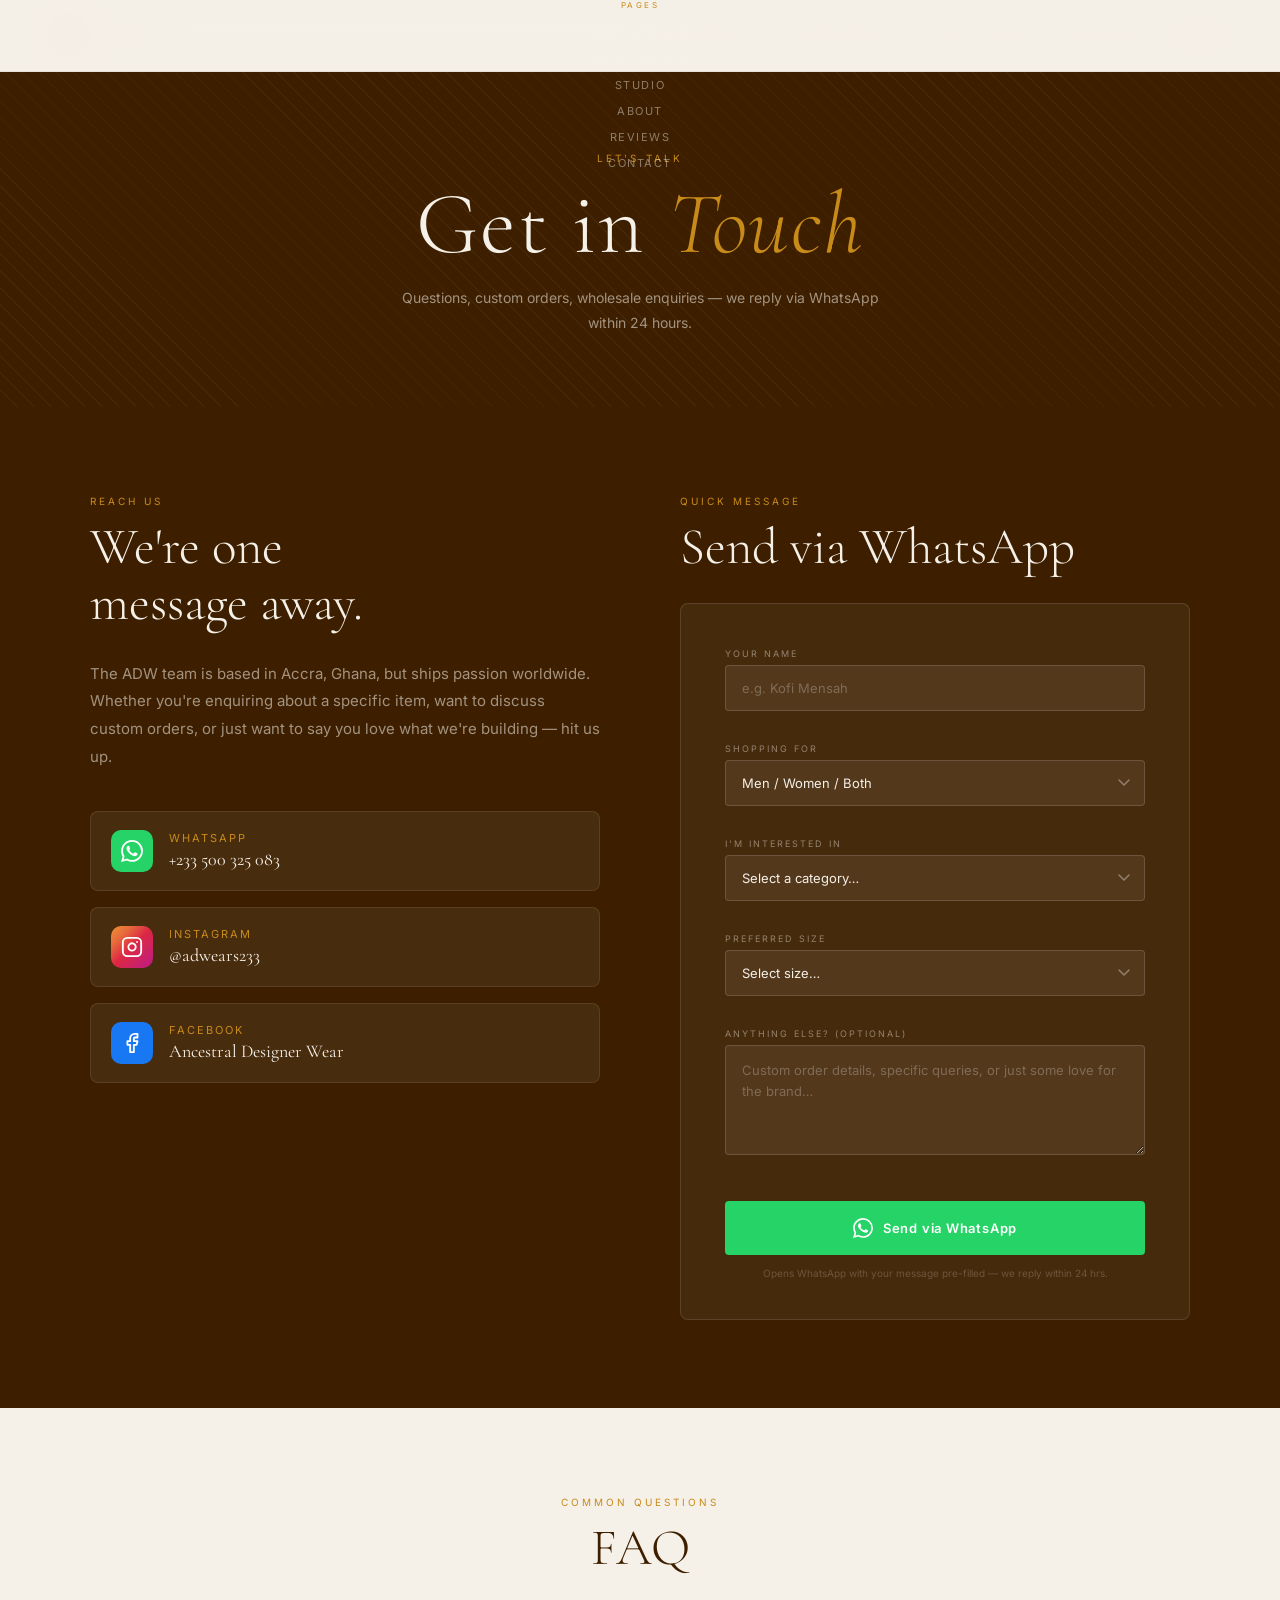
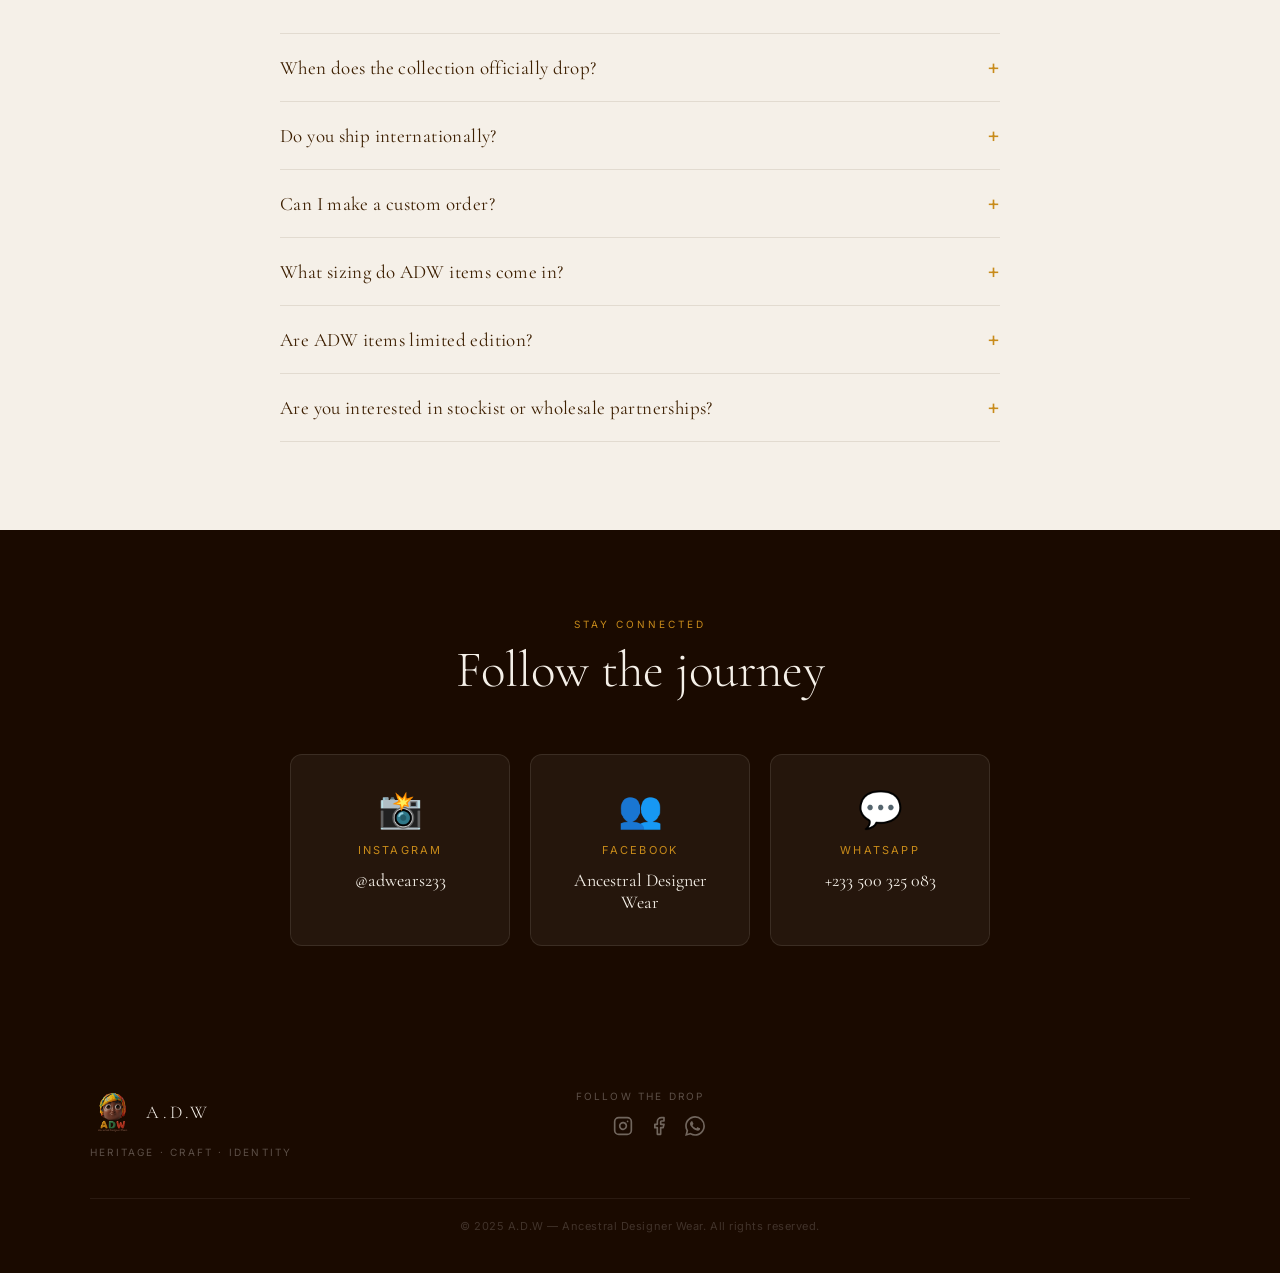
<file: contact.html>
<!DOCTYPE html>
<html lang="en">
<head>
  <meta charset="UTF-8" />
  <meta name="viewport" content="width=device-width, initial-scale=1.0" />
  <title>Contact — A.D.W Ancestral Designer Wear</title>
  <meta name="description" content="Get in touch with A.D.W Ancestral Designer Wear — message us on WhatsApp or follow on social media." />
  <link rel="icon" type="image/png" href="./assets/new_adw_logo.png" />
  <link rel="preconnect" href="https://fonts.googleapis.com" />
  <link rel="preconnect" href="https://fonts.gstatic.com" crossorigin />
  <link href="https://fonts.googleapis.com/css2?family=Cormorant+Garamond:ital,wght@0,300;0,400;0,600;1,300;1,400&family=Inter:wght@300;400;500;600&display=swap" rel="stylesheet" />
  <link rel="stylesheet" href="./assets/style.css?v=3" />
  <style>
    /* ── Contact Page ────────────────────────────────────── */
    #contact { padding: 88px 40px; background: var(--brown); }
    .contact-layout {
      display: grid; grid-template-columns: 1fr 1fr;
      gap: 80px; max-width: 1100px; margin: 0 auto;
      align-items: start;
    }

    /* Left info panel */
    .contact-info { color: var(--cream); }
    .contact-info .section-header { text-align: left; margin-bottom: 28px; }
    .contact-info-body {
      font-size: 15px; line-height: 1.85; color: rgba(245,240,232,.55); margin-bottom: 40px;
    }
    .contact-channels { display: flex; flex-direction: column; gap: 16px; }
    .contact-channel {
      display: flex; align-items: center; gap: 16px;
      background: rgba(245,240,232,.06); border: 1px solid rgba(245,240,232,.1);
      border-radius: 8px; padding: 18px 20px; text-decoration: none;
      transition: background .2s;
    }
    .contact-channel:hover { background: rgba(245,240,232,.12); }
    .contact-channel-icon {
      width: 42px; height: 42px; border-radius: 10px;
      display: flex; align-items: center; justify-content: center; flex-shrink: 0;
    }
    .contact-channel-icon.wa  { background: #25D366; color: #fff; }
    .contact-channel-icon.ig  { background: linear-gradient(135deg,#f09433,#e6683c,#dc2743,#cc2366,#bc1888); color: #fff; }
    .contact-channel-icon.fb  { background: #1877F2; color: #fff; }
    .contact-channel-text { }
    .contact-channel-label {
      font-size: 11px; letter-spacing: .18em; text-transform: uppercase;
      color: var(--gold); margin-bottom: 3px;
    }
    .contact-channel-handle {
      font-family: var(--serif); font-size: 18px; font-weight: 400; color: var(--cream);
    }

    /* Right form */
    .contact-form-section { }
    .contact-form-section .section-header { text-align: left; margin-bottom: 28px; }
    .contact-form-section .section-title { color: var(--cream); }
    .contact-form-section .section-eyebrow { color: var(--gold); }

    .cf-row { margin-bottom: 16px; }

    /* FAQ accordion */
    #faq { padding: 88px 40px; background: var(--cream); }
    .faq-list { max-width: 720px; margin: 0 auto; }
    .faq-item {
      border-bottom: 1px solid rgba(61,31,0,.1);
      overflow: hidden;
    }
    .faq-item:first-child { border-top: 1px solid rgba(61,31,0,.1); }
    .faq-question {
      width: 100%; background: none; border: none; text-align: left;
      padding: 22px 0; cursor: pointer; display: flex; justify-content: space-between;
      align-items: center; gap: 16px; font-family: var(--sans);
    }
    .faq-question-text {
      font-family: var(--serif); font-size: 19px; font-weight: 400;
      color: var(--brown); letter-spacing: .02em;
    }
    .faq-question-icon {
      font-size: 20px; color: var(--gold); flex-shrink: 0;
      transition: transform .25s; line-height: 1;
    }
    .faq-item.open .faq-question-icon { transform: rotate(45deg); }
    .faq-answer {
      font-size: 14px; line-height: 1.8; color: var(--muted);
      max-height: 0; overflow: hidden; transition: max-height .3s ease, padding .3s ease;
      padding: 0;
    }
    .faq-item.open .faq-answer { max-height: 300px; padding-bottom: 20px; }

    /* Social section */
    #social { padding: 88px 40px; background: var(--ink); text-align: center; }
    .social-cards {
      display: flex; gap: 20px; justify-content: center; flex-wrap: wrap;
      max-width: 700px; margin: 48px auto 0;
    }
    .social-card {
      display: flex; flex-direction: column; align-items: center; gap: 12px;
      background: rgba(245,240,232,.05); border: 1px solid rgba(245,240,232,.1);
      border-radius: 12px; padding: 32px 36px; text-decoration: none;
      transition: background .2s, transform .2s; flex: 1; min-width: 180px;
    }
    .social-card:hover { background: rgba(245,240,232,.1); transform: translateY(-4px); }
    .social-card-icon { font-size: 36px; }
    .social-card-name {
      font-size: 11px; letter-spacing: .2em; text-transform: uppercase; color: var(--gold);
    }
    .social-card-handle { font-family: var(--serif); font-size: 18px; color: var(--cream); }

    @media (max-width:820px) {
      #contact { padding: 64px 20px; }
      .contact-layout { grid-template-columns: 1fr; gap: 48px; }
      .contact-info .section-header { text-align: center; }
      .contact-info-body { text-align: center; }
      .contact-form-section .section-header { text-align: center; }
      #faq { padding: 64px 20px; }
      #social { padding: 64px 20px; }
    }
  </style>
</head>
<body>

  <!-- ── Nav ── -->
  <nav>
    <div class="nav-logo">
      <img src="./assets/adw-logo-nobg.png" alt="A.D.W logo" />
      <span>A.D.W</span>
    </div>
    <div class="nav-links">
      <a href="./collections.html" class="nav-link">Collections</a>
      <a href="./streetwear.html"  class="nav-link">Streetwear</a>
      <a href="./studio.html"      class="nav-link">Studio</a>
      <a href="./about.html"       class="nav-link">About</a>
      <a href="./reviews.html"     class="nav-link">Reviews</a>
      <a href="./contact.html"     class="nav-link active">Contact</a>
    </div>
    <button class="ham-btn" id="ham-btn" aria-label="Open menu" aria-expanded="false">
      <span></span><span></span>
    </button>
    <div class="mobile-nav" id="mobile-nav" style="display:none">
      <a href="./collections.html" class="mobile-nav-link">Collections</a>
      <a href="./streetwear.html"  class="mobile-nav-link">Streetwear</a>
      <a href="./studio.html"      class="mobile-nav-link">Studio</a>
      <a href="./about.html"       class="mobile-nav-link">About</a>
      <a href="./reviews.html"     class="mobile-nav-link">Reviews</a>
      <a href="./contact.html"     class="mobile-nav-link active">Contact</a>
    </div>
  </nav>

  <main class="page-body">

    <!-- Banner -->
    <div class="page-banner">
      <p class="page-banner-eyebrow">Let's Talk</p>
      <h1 class="page-banner-title">Get in <em>Touch</em></h1>
      <p class="page-banner-sub">Questions, custom orders, wholesale enquiries — we reply via WhatsApp within 24 hours.</p>
    </div>

    <!-- ── Contact ── -->
    <section id="contact">
      <div class="contact-layout">

        <!-- Left: Info -->
        <div class="contact-info">
          <div class="section-header reveal">
            <p class="section-eyebrow">Reach Us</p>
            <h2 class="section-title" style="color:var(--cream);">We're one<br>message away.</h2>
          </div>
          <p class="contact-info-body reveal">
            The ADW team is based in Accra, Ghana, but ships passion worldwide.
            Whether you're enquiring about a specific item, want to discuss custom orders,
            or just want to say you love what we're building — hit us up.
          </p>
          <div class="contact-channels reveal">
            <a href="https://wa.me/233500325083" target="_blank" rel="noopener" class="contact-channel">
              <div class="contact-channel-icon wa">
                <svg width="22" height="22" viewBox="0 0 24 24" fill="currentColor"><path d="M17.472 14.382c-.297-.149-1.758-.867-2.03-.967-.273-.099-.471-.148-.67.15-.197.297-.767.966-.94 1.164-.173.199-.347.223-.644.075-.297-.15-1.255-.463-2.39-1.475-.883-.788-1.48-1.761-1.653-2.059-.173-.297-.018-.458.13-.606.134-.133.298-.347.446-.52.149-.174.198-.298.298-.497.099-.198.05-.371-.025-.52-.075-.149-.669-1.612-.916-2.207-.242-.579-.487-.5-.669-.51-.173-.008-.371-.01-.57-.01-.198 0-.52.074-.792.372-.272.297-1.04 1.016-1.04 2.479 0 1.462 1.065 2.875 1.213 3.074.149.198 2.096 3.2 5.077 4.487.709.306 1.262.489 1.694.625.712.227 1.36.195 1.871.118.571-.085 1.758-.719 2.006-1.413.248-.694.248-1.289.173-1.413-.074-.124-.272-.198-.57-.347m-5.421 7.403h-.004a9.87 9.87 0 01-5.031-1.378l-.361-.214-3.741.982.998-3.648-.235-.374a9.86 9.86 0 01-1.51-5.26c.001-5.45 4.436-9.884 9.888-9.884 2.64 0 5.122 1.03 6.988 2.898a9.825 9.825 0 012.893 6.994c-.003 5.45-4.437 9.884-9.885 9.884m8.413-18.297A11.815 11.815 0 0012.05 0C5.495 0 .16 5.335.157 11.892c0 2.096.547 4.142 1.588 5.945L.057 24l6.305-1.654a11.882 11.882 0 005.683 1.448h.005c6.554 0 11.89-5.335 11.893-11.893a11.821 11.821 0 00-3.48-8.413z"/></svg>
              </div>
              <div class="contact-channel-text">
                <div class="contact-channel-label">WhatsApp</div>
                <div class="contact-channel-handle">+233 500 325 083</div>
              </div>
            </a>
            <a href="https://www.instagram.com/adwears233/" target="_blank" rel="noopener" class="contact-channel">
              <div class="contact-channel-icon ig">
                <svg width="22" height="22" viewBox="0 0 24 24" fill="none" stroke="currentColor" stroke-width="2" stroke-linecap="round" stroke-linejoin="round"><rect x="2" y="2" width="20" height="20" rx="5"/><path d="M16 11.37A4 4 0 1 1 12.63 8 4 4 0 0 1 16 11.37z"/><line x1="17.5" y1="6.5" x2="17.51" y2="6.5"/></svg>
              </div>
              <div class="contact-channel-text">
                <div class="contact-channel-label">Instagram</div>
                <div class="contact-channel-handle">@adwears233</div>
              </div>
            </a>
            <a href="https://www.facebook.com/share/1FLLn61R7K/" target="_blank" rel="noopener" class="contact-channel">
              <div class="contact-channel-icon fb">
                <svg width="22" height="22" viewBox="0 0 24 24" fill="none" stroke="currentColor" stroke-width="2" stroke-linecap="round" stroke-linejoin="round"><path d="M18 2h-3a5 5 0 0 0-5 5v3H7v4h3v8h4v-8h3l1-4h-4V7a1 1 0 0 1 1-1h3z"/></svg>
              </div>
              <div class="contact-channel-text">
                <div class="contact-channel-label">Facebook</div>
                <div class="contact-channel-handle">Ancestral Designer Wear</div>
              </div>
            </a>
          </div>
        </div>

        <!-- Right: Form -->
        <div class="contact-form-section">
          <div class="section-header reveal">
            <p class="section-eyebrow">Quick Message</p>
            <h2 class="section-title">Send via WhatsApp</h2>
          </div>
          <div class="contact-form-wrap reveal">
            <form id="contact-form" onsubmit="sendToWhatsApp(event)">
              <div class="contact-form-fields">
                <div class="cf-row">
                  <label class="cf-label" for="cf-name">Your name</label>
                  <input id="cf-name" class="cf-input" type="text" placeholder="e.g. Kofi Mensah" required />
                </div>
                <div class="cf-row">
                  <label class="cf-label" for="cf-gender-pref">Shopping for</label>
                  <select id="cf-gender-pref" class="cf-select">
                    <option value="" disabled selected>Men / Women / Both</option>
                    <option>Men</option>
                    <option>Women</option>
                    <option>Both</option>
                  </select>
                </div>
                <div class="cf-row">
                  <label class="cf-label" for="cf-interest">I'm interested in</label>
                  <select id="cf-interest" class="cf-select" required>
                    <option value="" disabled selected>Select a category…</option>
                    <optgroup label="T-Shirts">
                      <option>T-Shirts — Short Sleeve</option>
                      <option>T-Shirts — Long Sleeve</option>
                    </optgroup>
                    <optgroup label="Trousers">
                      <option>Trousers — Shorts</option>
                      <option>Trousers — Long</option>
                    </optgroup>
                    <optgroup label="Shoes">
                      <option>Shoes — Slides</option>
                      <option>Shoes — Sneakers</option>
                    </optgroup>
                    <optgroup label="Joggers">
                      <option>Jogger Tops</option>
                      <option>Jogger Trousers</option>
                    </optgroup>
                    <optgroup label="Streetwear">
                      <option>Streetwear — Hoodie &amp; Sweatpants</option>
                      <option>Streetwear — Bomber Jacket</option>
                      <option>Streetwear — Sneakers</option>
                      <option>Streetwear — Accessories</option>
                    </optgroup>
                    <option>Everything — I want the full drop!</option>
                    <option>Custom Order Enquiry</option>
                    <option>Wholesale / Stockist Enquiry</option>
                    <option>General Question</option>
                  </select>
                </div>
                <div class="cf-row">
                  <label class="cf-label" for="cf-size">Preferred size</label>
                  <select id="cf-size" class="cf-select">
                    <option value="" disabled selected>Select size…</option>
                    <option>XS</option>
                    <option>S</option>
                    <option>M</option>
                    <option>L</option>
                    <option>XL</option>
                    <option>XXL</option>
                    <option>Not sure yet</option>
                  </select>
                </div>
                <div class="cf-row">
                  <label class="cf-label" for="cf-message">Anything else? (optional)</label>
                  <textarea id="cf-message" class="cf-textarea" placeholder="Custom order details, specific queries, or just some love for the brand…"></textarea>
                </div>
              </div>
              <button type="submit" class="wa-btn">
                <svg width="20" height="20" viewBox="0 0 24 24" fill="currentColor" aria-hidden="true"><path d="M17.472 14.382c-.297-.149-1.758-.867-2.03-.967-.273-.099-.471-.148-.67.15-.197.297-.767.966-.94 1.164-.173.199-.347.223-.644.075-.297-.15-1.255-.463-2.39-1.475-.883-.788-1.48-1.761-1.653-2.059-.173-.297-.018-.458.13-.606.134-.133.298-.347.446-.52.149-.174.198-.298.298-.497.099-.198.05-.371-.025-.52-.075-.149-.669-1.612-.916-2.207-.242-.579-.487-.5-.669-.51-.173-.008-.371-.01-.57-.01-.198 0-.52.074-.792.372-.272.297-1.04 1.016-1.04 2.479 0 1.462 1.065 2.875 1.213 3.074.149.198 2.096 3.2 5.077 4.487.709.306 1.262.489 1.694.625.712.227 1.36.195 1.871.118.571-.085 1.758-.719 2.006-1.413.248-.694.248-1.289.173-1.413-.074-.124-.272-.198-.57-.347m-5.421 7.403h-.004a9.87 9.87 0 01-5.031-1.378l-.361-.214-3.741.982.998-3.648-.235-.374a9.86 9.86 0 01-1.51-5.26c.001-5.45 4.436-9.884 9.888-9.884 2.64 0 5.122 1.03 6.988 2.898a9.825 9.825 0 012.893 6.994c-.003 5.45-4.437 9.884-9.885 9.884m8.413-18.297A11.815 11.815 0 0012.05 0C5.495 0 .16 5.335.157 11.892c0 2.096.547 4.142 1.588 5.945L.057 24l6.305-1.654a11.882 11.882 0 005.683 1.448h.005c6.554 0 11.89-5.335 11.893-11.893a11.821 11.821 0 00-3.48-8.413z"/></svg>
                Send via WhatsApp
              </button>
              <p class="wa-disclaimer">Opens WhatsApp with your message pre-filled — we reply within 24 hrs.</p>
            </form>
          </div>
        </div>
      </div>
    </section>

    <!-- ── FAQ ── -->
    <section id="faq">
      <div class="section-header reveal">
        <p class="section-eyebrow">Common Questions</p>
        <h2 class="section-title">FAQ</h2>
      </div>
      <div class="faq-list reveal">
        <div class="faq-item">
          <button class="faq-question" aria-expanded="false">
            <span class="faq-question-text">When does the collection officially drop?</span>
            <span class="faq-question-icon">+</span>
          </button>
          <div class="faq-answer">The first ADW drop is planned for September 2025. Waitlist members will be the first to be notified and get early access before the collection goes public. Join the waitlist via WhatsApp or the <a href="./reviews.html" style="color:var(--gold);">Reviews page</a>.</div>
        </div>
        <div class="faq-item">
          <button class="faq-question" aria-expanded="false">
            <span class="faq-question-text">Do you ship internationally?</span>
            <span class="faq-question-icon">+</span>
          </button>
          <div class="faq-answer">Yes — ADW ships to Ghana and internationally, including the UK, USA, Canada, and Europe. Shipping details and costs will be confirmed at the time of order. Message us on WhatsApp to discuss your location.</div>
        </div>
        <div class="faq-item">
          <button class="faq-question" aria-expanded="false">
            <span class="faq-question-text">Can I make a custom order?</span>
            <span class="faq-question-icon">+</span>
          </button>
          <div class="faq-answer">Absolutely. ADW accepts custom order enquiries for specific colourways, sizes, or personalised details. Message us directly on WhatsApp with your idea and we'll discuss what's possible.</div>
        </div>
        <div class="faq-item">
          <button class="faq-question" aria-expanded="false">
            <span class="faq-question-text">What sizing do ADW items come in?</span>
            <span class="faq-question-icon">+</span>
          </button>
          <div class="faq-answer">Most garments are available in XS through XXL (Men) and XS through XL (Women). Footwear runs in EU 36–46 depending on the item. If you're unsure about your size, message us and we'll help you find the right fit.</div>
        </div>
        <div class="faq-item">
          <button class="faq-question" aria-expanded="false">
            <span class="faq-question-text">Are ADW items limited edition?</span>
            <span class="faq-question-icon">+</span>
          </button>
          <div class="faq-answer">The first drop will be a limited run across all categories. Once items sell out, they may not be restocked — so joining the waitlist is the best way to guarantee your piece.</div>
        </div>
        <div class="faq-item">
          <button class="faq-question" aria-expanded="false">
            <span class="faq-question-text">Are you interested in stockist or wholesale partnerships?</span>
            <span class="faq-question-icon">+</span>
          </button>
          <div class="faq-answer">Yes — we're open to stockist partnerships with retailers who share our values. Send us a message via WhatsApp or select "Wholesale / Stockist Enquiry" in the contact form and we'll get back to you.</div>
        </div>
      </div>
    </section>

    <!-- ── Social ── -->
    <section id="social">
      <div class="section-header reveal">
        <p class="section-eyebrow" style="color:var(--gold);">Stay Connected</p>
        <h2 class="section-title" style="color:var(--cream);">Follow the journey</h2>
      </div>
      <div class="social-cards reveal">
        <a href="https://www.instagram.com/adwears233/" target="_blank" rel="noopener" class="social-card">
          <div class="social-card-icon">📸</div>
          <span class="social-card-name">Instagram</span>
          <span class="social-card-handle">@adwears233</span>
        </a>
        <a href="https://www.facebook.com/share/1FLLn61R7K/" target="_blank" rel="noopener" class="social-card">
          <div class="social-card-icon">👥</div>
          <span class="social-card-name">Facebook</span>
          <span class="social-card-handle">Ancestral Designer Wear</span>
        </a>
        <a href="https://wa.me/233500325083" target="_blank" rel="noopener" class="social-card">
          <div class="social-card-icon">💬</div>
          <span class="social-card-name">WhatsApp</span>
          <span class="social-card-handle">+233 500 325 083</span>
        </a>
      </div>
    </section>

  </main>

  <!-- ── Footer ── -->
  <footer>
    <div class="footer-inner">
      <div class="footer-brand">
        <div class="footer-logo">
          <img src="./assets/adw-logo-nobg.png" alt="A.D.W logo" />
          <span>A.D.W</span>
        </div>
        <p class="footer-tagline">Heritage · Craft · Identity</p>
      </div>
      <nav class="footer-nav" aria-label="Footer navigation">
        <span class="footer-nav-heading">Pages</span>
        <a href="./collections.html">Collections</a>
        <a href="./streetwear.html">Streetwear</a>
        <a href="./studio.html">Studio</a>
        <a href="./about.html">About</a>
        <a href="./reviews.html">Reviews</a>
        <a href="./contact.html">Contact</a>
      </nav>
      <div class="footer-social">
        <p class="footer-tagline" style="text-align:right;">Follow the drop</p>
        <div class="footer-social-links">
          <a href="https://www.instagram.com/adwears233/" target="_blank" rel="noopener" aria-label="Instagram">
            <svg width="20" height="20" viewBox="0 0 24 24" fill="none" stroke="currentColor" stroke-width="2" stroke-linecap="round" stroke-linejoin="round"><rect x="2" y="2" width="20" height="20" rx="5"/><path d="M16 11.37A4 4 0 1 1 12.63 8 4 4 0 0 1 16 11.37z"/><line x1="17.5" y1="6.5" x2="17.51" y2="6.5"/></svg>
          </a>
          <a href="https://www.facebook.com/share/1FLLn61R7K/" target="_blank" rel="noopener" aria-label="Facebook">
            <svg width="20" height="20" viewBox="0 0 24 24" fill="none" stroke="currentColor" stroke-width="2" stroke-linecap="round" stroke-linejoin="round"><path d="M18 2h-3a5 5 0 0 0-5 5v3H7v4h3v8h4v-8h3l1-4h-4V7a1 1 0 0 1 1-1h3z"/></svg>
          </a>
          <a href="https://wa.me/233500325083" target="_blank" rel="noopener" aria-label="WhatsApp">
            <svg width="20" height="20" viewBox="0 0 24 24" fill="currentColor"><path d="M17.472 14.382c-.297-.149-1.758-.867-2.03-.967-.273-.099-.471-.148-.67.15-.197.297-.767.966-.94 1.164-.173.199-.347.223-.644.075-.297-.15-1.255-.463-2.39-1.475-.883-.788-1.48-1.761-1.653-2.059-.173-.297-.018-.458.13-.606.134-.133.298-.347.446-.52.149-.174.198-.298.298-.497.099-.198.05-.371-.025-.52-.075-.149-.669-1.612-.916-2.207-.242-.579-.487-.5-.669-.51-.173-.008-.371-.01-.57-.01-.198 0-.52.074-.792.372-.272.297-1.04 1.016-1.04 2.479 0 1.462 1.065 2.875 1.213 3.074.149.198 2.096 3.2 5.077 4.487.709.306 1.262.489 1.694.625.712.227 1.36.195 1.871.118.571-.085 1.758-.719 2.006-1.413.248-.694.248-1.289.173-1.413-.074-.124-.272-.198-.57-.347m-5.421 7.403h-.004a9.87 9.87 0 01-5.031-1.378l-.361-.214-3.741.982.998-3.648-.235-.374a9.86 9.86 0 01-1.51-5.26c.001-5.45 4.436-9.884 9.888-9.884 2.64 0 5.122 1.03 6.988 2.898a9.825 9.825 0 012.893 6.994c-.003 5.45-4.437 9.884-9.885 9.884m8.413-18.297A11.815 11.815 0 0012.05 0C5.495 0 .16 5.335.157 11.892c0 2.096.547 4.142 1.588 5.945L.057 24l6.305-1.654a11.882 11.882 0 005.683 1.448h.005c6.554 0 11.89-5.335 11.893-11.893a11.821 11.821 0 00-3.48-8.413z"/></svg>
          </a>
        </div>
      </div>
    </div>
    <div class="footer-bottom">
      <p class="footer-copy">© 2025 A.D.W — Ancestral Designer Wear. All rights reserved.</p>
    </div>
  </footer>

  <script>
    // ── WhatsApp form ───────────────────────────────────────
    function sendToWhatsApp(e) {
      e.preventDefault();
      var name     = (document.getElementById('cf-name').value        || '').trim();
      var genderP  = (document.getElementById('cf-gender-pref').value || '').trim();
      var interest = (document.getElementById('cf-interest').value    || '').trim();
      var size     = (document.getElementById('cf-size').value        || '').trim();
      var message  = (document.getElementById('cf-message').value     || '').trim();
      var lines = ['Hi ADW! 👋', ''];
      lines.push('*Name:* ' + name);
      if (genderP)  lines.push('*Shopping for:* ' + genderP);
      lines.push('*Interested in:* ' + interest);
      if (size && size !== 'Not sure yet') lines.push('*Preferred size:* ' + size);
      if (message) { lines.push(''); lines.push('*Message:* ' + message); }
      lines.push(''); lines.push("I'd love to be on the waitlist and get updates on the collection. 🙏");
      window.open('https://wa.me/233500325083?text=' + encodeURIComponent(lines.join('\n')), '_blank', 'noopener');
    }

    // ── FAQ Accordion ───────────────────────────────────────
    document.querySelectorAll('.faq-question').forEach(function(btn) {
      btn.addEventListener('click', function() {
        var item = btn.closest('.faq-item');
        var isOpen = item.classList.contains('open');
        document.querySelectorAll('.faq-item').forEach(function(i){ i.classList.remove('open'); i.querySelector('.faq-question').setAttribute('aria-expanded','false'); });
        if (!isOpen) { item.classList.add('open'); btn.setAttribute('aria-expanded','true'); }
      });
    });

    // ── Scroll Reveal ───────────────────────────────────────
    if ('IntersectionObserver' in window) {
      var obs = new IntersectionObserver(function(entries) {
        entries.forEach(function(e){ if(e.isIntersecting){e.target.classList.add('visible');obs.unobserve(e.target);} });
      }, {threshold:0.1,rootMargin:'0px 0px -40px 0px'});
      document.querySelectorAll('.reveal').forEach(function(el){obs.observe(el);});
    } else {
      document.querySelectorAll('.reveal').forEach(function(el){el.classList.add('visible');});
    }
  </script>
  <script>
    (function() {
      var btn  = document.getElementById('ham-btn');
      var menu = document.getElementById('mobile-nav');
      if (!btn || !menu) return;
      function openMenu() {
        menu.classList.add('open');
        btn.classList.add('open');
        btn.setAttribute('aria-expanded', 'true');
      }
      function closeMenu() {
        menu.classList.remove('open');
        btn.classList.remove('open');
        btn.setAttribute('aria-expanded', 'false');
      }
      btn.addEventListener('click', function(e) {
        e.stopPropagation();
        menu.classList.contains('open') ? closeMenu() : openMenu();
      });
      document.addEventListener('click', function(e) {
        if (!menu.contains(e.target) && e.target !== btn) closeMenu();
      });
      document.addEventListener('keydown', function(e) {
        if (e.key === 'Escape') closeMenu();
      });
    })();
  </script>
</body>
</html>
</file>
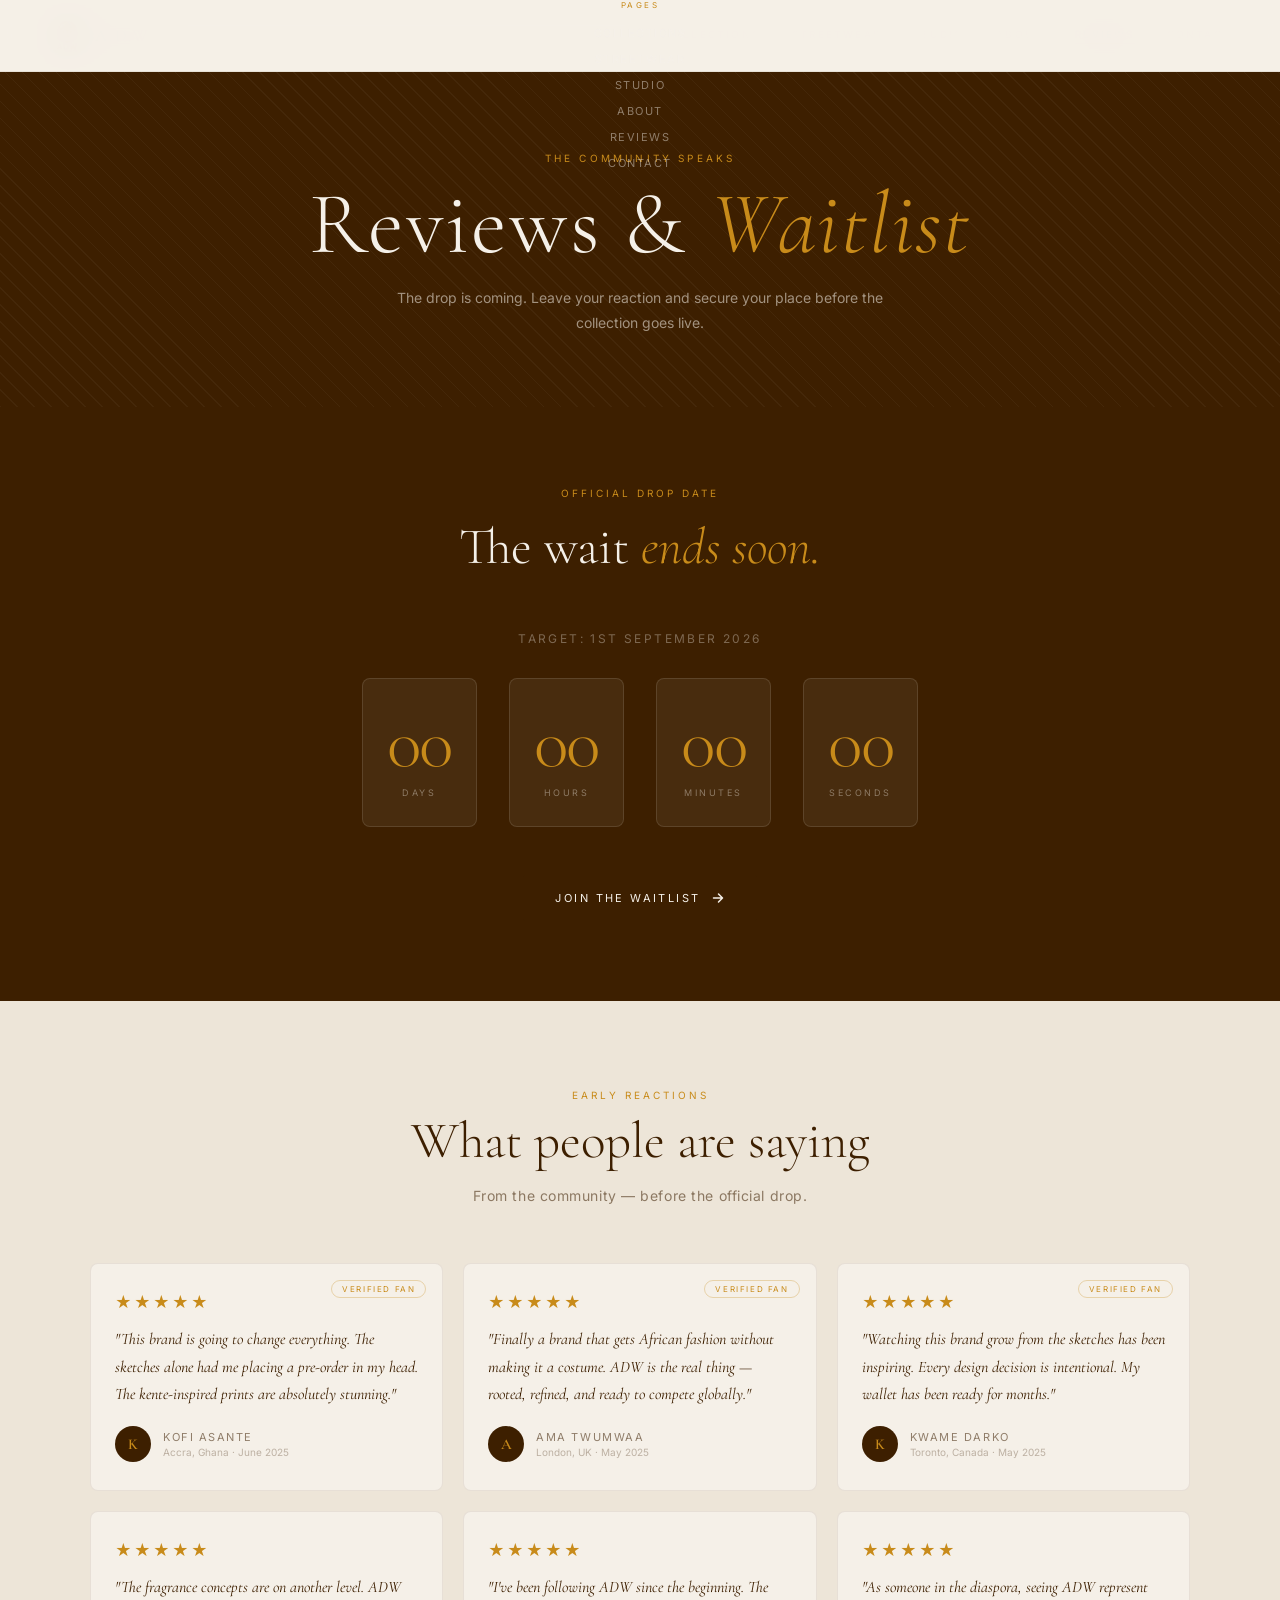
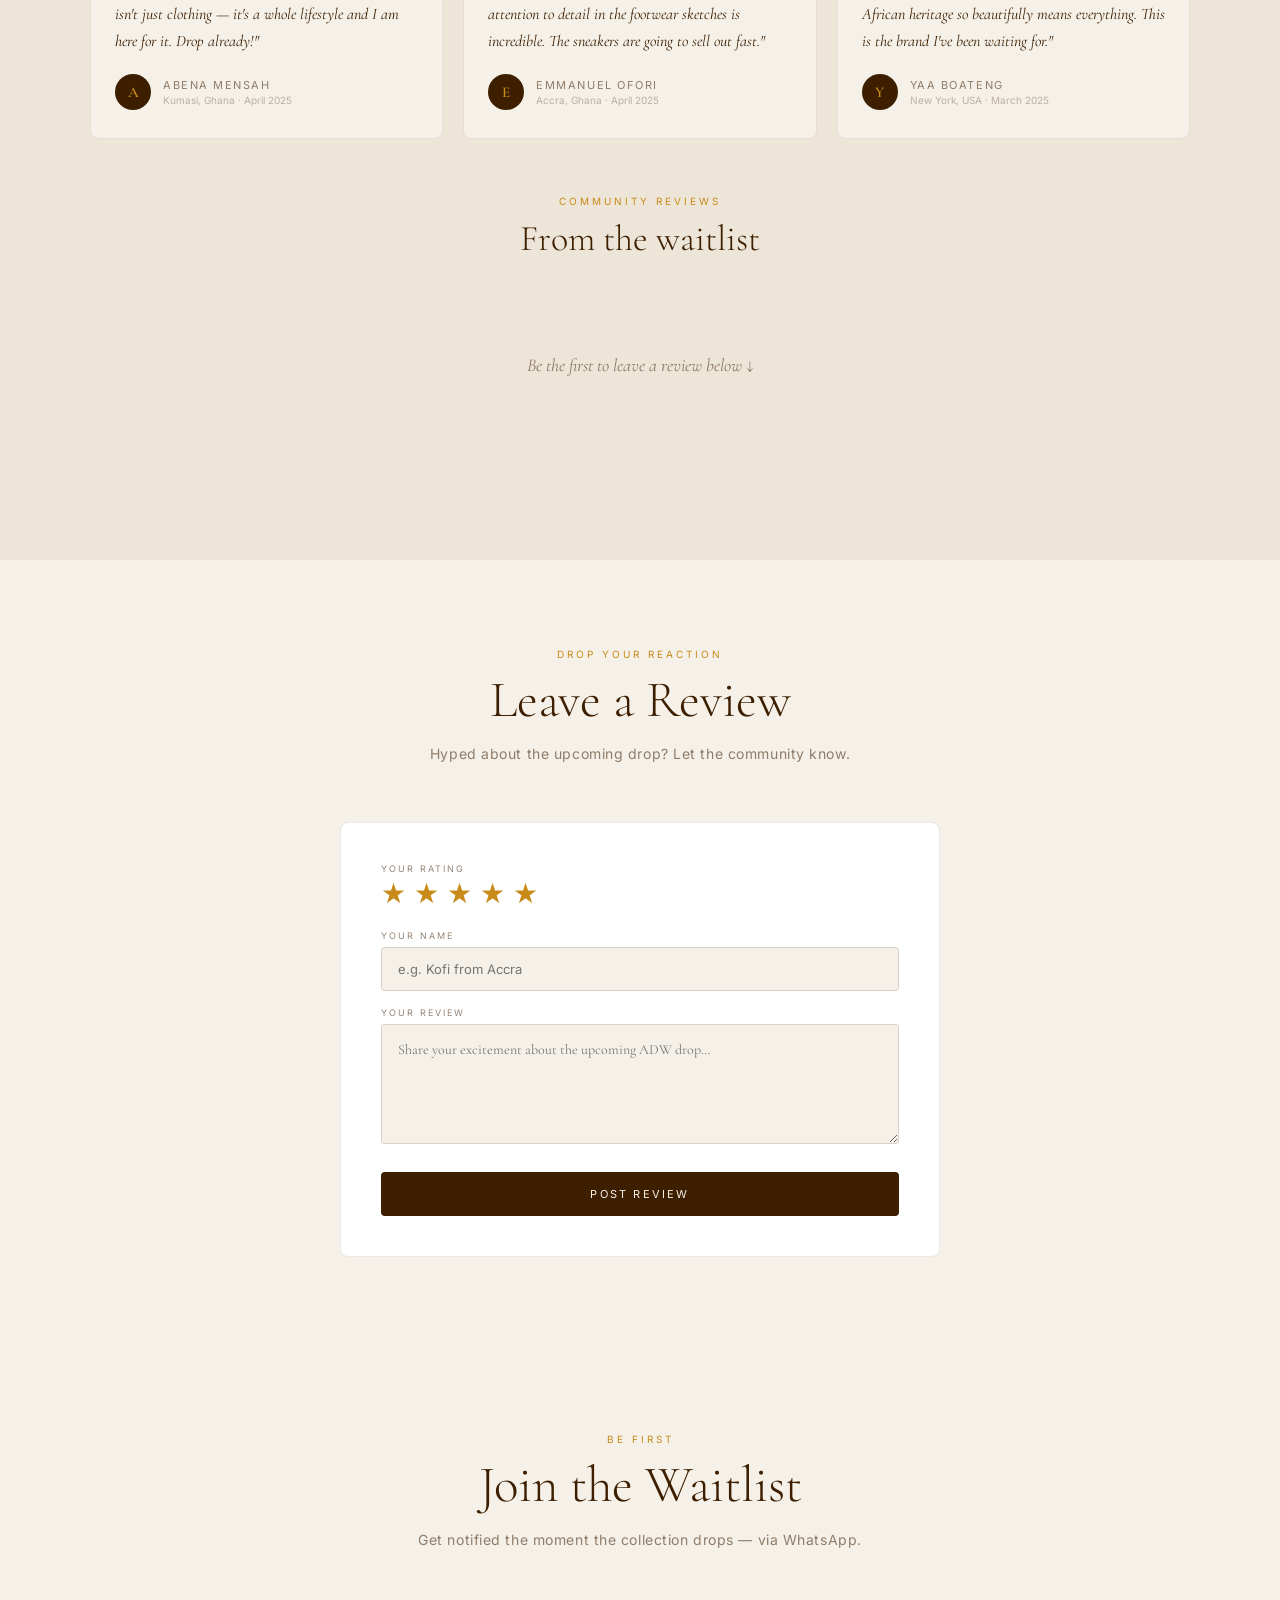
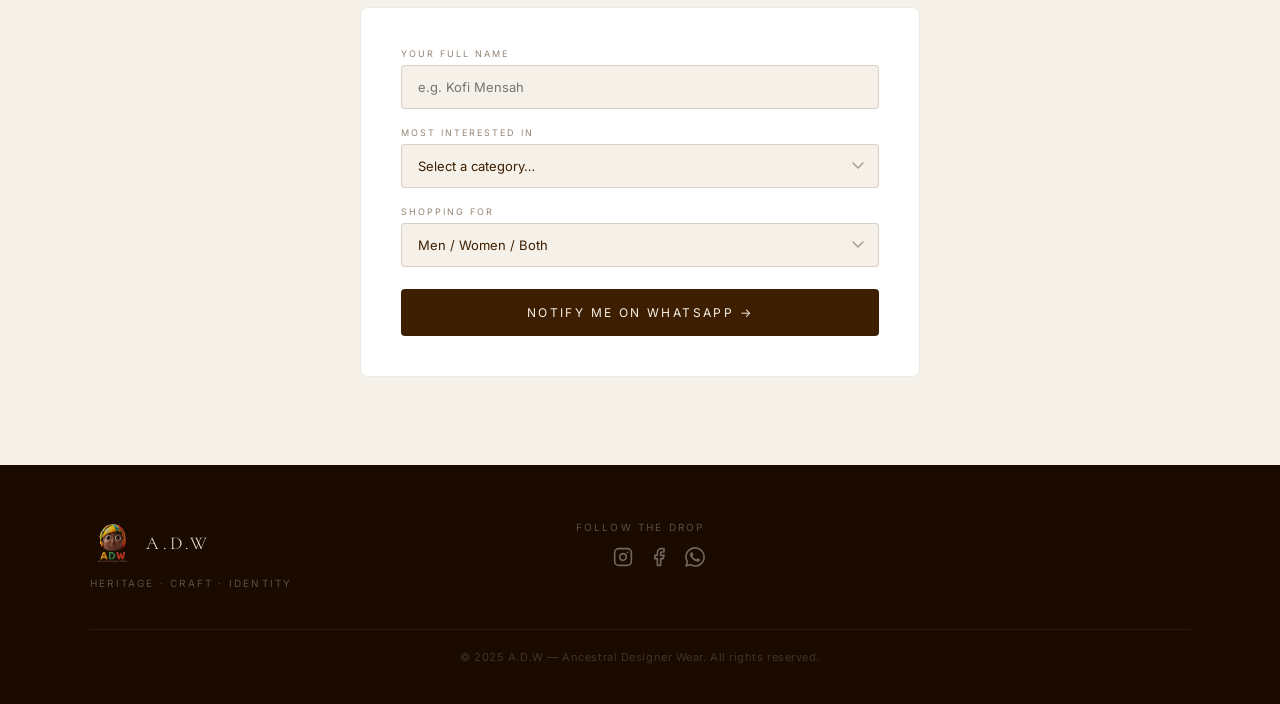
<file: reviews.html>
<!DOCTYPE html>
<html lang="en">
<head>
  <meta charset="UTF-8" />
  <meta name="viewport" content="width=device-width, initial-scale=1.0" />
  <title>Reviews & Waitlist — A.D.W Ancestral Designer Wear</title>
  <meta name="description" content="Join the A.D.W waitlist and leave your reaction ahead of the official drop." />
  <link rel="icon" type="image/png" href="./assets/new_adw_logo.png" />
  <link rel="preconnect" href="https://fonts.googleapis.com" />
  <link rel="preconnect" href="https://fonts.gstatic.com" crossorigin />
  <link href="https://fonts.googleapis.com/css2?family=Cormorant+Garamond:ital,wght@0,300;0,400;0,600;1,300;1,400&family=Inter:wght@300;400;500;600&display=swap" rel="stylesheet" />
  <link rel="stylesheet" href="./assets/style.css?v=3" />
  <style>
    /* ── Countdown ───────────────────────────────────────── */
    #countdown-section {
      background: var(--brown); padding: 80px 40px; text-align: center;
    }
    #countdown-section .section-eyebrow { color: var(--gold); margin-bottom: 20px; }
    #countdown-section .section-title { color: var(--cream); margin-bottom: 48px; }
    .countdown-grid {
      display: flex; justify-content: center; gap: 32px;
      flex-wrap: wrap; max-width: 640px; margin: 0 auto 48px;
    }
    .countdown-unit {
      background: rgba(245,240,232,.06); border: 1px solid rgba(245,240,232,.12);
      border-radius: 8px; padding: 28px 24px; min-width: 110px; text-align: center;
    }
    .countdown-num {
      font-family: var(--serif); font-size: clamp(44px,8vw,72px); font-weight: 300;
      color: var(--gold); line-height: 1; display: block; letter-spacing: -.02em;
    }
    .countdown-label {
      display: block; font-size: 9px; letter-spacing: .28em; text-transform: uppercase;
      color: rgba(245,240,232,.4); margin-top: 8px;
    }
    .countdown-drop-date {
      font-size: 12px; letter-spacing: .2em; text-transform: uppercase;
      color: rgba(245,240,232,.35); margin-bottom: 32px;
    }
    @media (max-width:520px) {
      #countdown-section { padding: 60px 20px; }
      .countdown-grid { gap: 12px; }
      .countdown-unit { padding: 20px 16px; min-width: 72px; }
    }

    /* ── Waitlist form ───────────────────────────────────── */
    #waitlist { padding: 88px 40px; background: var(--cream); }
    .waitlist-inner { max-width: 560px; margin: 0 auto; }
    .waitlist-form {
      background: #fff; border: 1px solid rgba(61,31,0,.1);
      border-radius: 8px; padding: 40px;
    }
    .wl-row { margin-bottom: 18px; }
    .wl-label {
      display: block; font-size: 9px; letter-spacing: .22em; text-transform: uppercase;
      color: var(--muted); margin-bottom: 6px;
    }
    .wl-input, .wl-select {
      width: 100%; padding: 13px 16px; font-size: 13px; font-family: var(--sans);
      background: var(--cream); border: 1px solid rgba(61,31,0,.15);
      border-radius: 4px; color: var(--brown); outline: none;
      transition: border-color .2s;
    }
    .wl-input:focus, .wl-select:focus { border-color: var(--gold); }
    .wl-select {
      appearance: none; -webkit-appearance: none;
      background-image: url("data:image/svg+xml,%3Csvg xmlns='http://www.w3.org/2000/svg' width='12' height='8' viewBox='0 0 12 8'%3E%3Cpath d='M1 1l5 5 5-5' stroke='rgba(61,31,0,0.4)' stroke-width='1.5' fill='none' stroke-linecap='round'/%3E%3C/svg%3E");
      background-repeat: no-repeat; background-position: right 14px center; cursor: pointer;
    }
    .wl-submit {
      width: 100%; padding: 16px; background: var(--brown); color: var(--cream);
      border: none; border-radius: 4px; font-size: 12px; letter-spacing: .2em;
      text-transform: uppercase; cursor: pointer; font-family: var(--sans);
      transition: background .2s; margin-top: 4px;
    }
    .wl-submit:hover { background: var(--rust); }
    .wl-success {
      display: none; text-align: center; padding: 28px 20px;
      font-family: var(--serif); font-size: 20px; color: var(--green);
    }
    @media (max-width:600px) {
      #waitlist { padding: 64px 20px; }
      .waitlist-form { padding: 28px 20px; }
    }

    /* ── Reviews ─────────────────────────────────────────── */
    #reviews { padding: 88px 40px; background: var(--warm); }
    .reviews-grid {
      display: grid; grid-template-columns: repeat(3,1fr);
      gap: 20px; max-width: 1100px; margin: 0 auto 56px;
    }
    .review-card {
      background: var(--cream); border: 1px solid rgba(61,31,0,.08);
      border-radius: 8px; padding: 28px 24px;
      transition: box-shadow .3s; position: relative;
    }
    .review-card:hover { box-shadow: 0 8px 32px rgba(26,10,0,.08); }
    .review-card-stars { color: var(--gold); font-size: 16px; margin-bottom: 14px; letter-spacing: 2px; }
    .review-card-text {
      font-family: var(--serif); font-size: 16px; font-style: italic;
      line-height: 1.7; color: var(--brown); margin-bottom: 18px;
    }
    .review-card-meta { display: flex; align-items: center; gap: 12px; }
    .review-card-avatar {
      width: 36px; height: 36px; border-radius: 50%;
      background: var(--brown); display: flex; align-items: center; justify-content: center;
      font-family: var(--serif); font-size: 15px; font-weight: 600; color: var(--gold);
      flex-shrink: 0;
    }
    .review-card-author { font-size: 11px; letter-spacing: .14em; text-transform: uppercase; color: var(--muted); }
    .review-card-date { font-size: 10px; color: rgba(61,31,0,.3); margin-top: 2px; }
    .review-card-badge {
      position: absolute; top: 16px; right: 16px;
      font-size: 8px; letter-spacing: .2em; text-transform: uppercase;
      color: var(--gold); border: 1px solid rgba(200,139,26,.3);
      border-radius: 20px; padding: 3px 10px;
    }

    /* ── Write a Review ──────────────────────────────────── */
    #write-review { padding: 88px 40px; background: var(--cream); }
    .write-review-inner { max-width: 600px; margin: 0 auto; }
    .star-picker { display: flex; gap: 8px; margin-bottom: 6px; }
    .star-picker button {
      background: none; border: none; font-size: 28px; cursor: pointer;
      color: rgba(61,31,0,.2); transition: color .15s; padding: 0; line-height: 1;
    }
    .star-picker button.lit { color: var(--gold); }
    .review-form {
      background: #fff; border: 1px solid rgba(61,31,0,.1);
      border-radius: 8px; padding: 40px;
    }
    .review-textarea {
      width: 100%; padding: 13px 16px; font-size: 14px; font-family: var(--serif);
      background: var(--cream); border: 1px solid rgba(61,31,0,.15);
      border-radius: 4px; color: var(--brown); outline: none; resize: vertical;
      min-height: 120px; line-height: 1.65; transition: border-color .2s;
    }
    .review-textarea:focus { border-color: var(--gold); }
    .review-name-input {
      width: 100%; padding: 13px 16px; font-size: 13px; font-family: var(--sans);
      background: var(--cream); border: 1px solid rgba(61,31,0,.15);
      border-radius: 4px; color: var(--brown); outline: none; transition: border-color .2s;
    }
    .review-name-input:focus { border-color: var(--gold); }
    .review-submit {
      width: 100%; padding: 15px; background: var(--brown); color: var(--cream);
      border: none; border-radius: 4px; font-size: 11px; letter-spacing: .2em;
      text-transform: uppercase; cursor: pointer; font-family: var(--sans);
      transition: background .2s; margin-top: 4px;
    }
    .review-submit:hover { background: var(--rust); }
    .review-success {
      display: none; text-align: center; padding: 24px;
      font-family: var(--serif); font-size: 18px; color: var(--green);
    }
    .user-reviews-section { max-width: 1100px; margin: 0 auto; }
    .no-user-reviews {
      text-align: center; padding: 40px; color: var(--muted);
      font-family: var(--serif); font-size: 18px; font-style: italic;
    }

    @media (max-width:820px) {
      .reviews-grid { grid-template-columns: 1fr 1fr; }
      #reviews { padding: 64px 20px; }
      #write-review { padding: 64px 20px; }
      .review-form { padding: 28px 20px; }
    }
    @media (max-width:520px) {
      .reviews-grid { grid-template-columns: 1fr; }
    }
  </style>
</head>
<body>

  <!-- ── Nav ── -->
  <nav>
    <div class="nav-logo">
      <img src="./assets/adw-logo-nobg.png" alt="A.D.W logo" />
      <span>A.D.W</span>
    </div>
    <div class="nav-links">
      <a href="./collections.html" class="nav-link">Collections</a>
      <a href="./streetwear.html"  class="nav-link">Streetwear</a>
      <a href="./studio.html"      class="nav-link">Studio</a>
      <a href="./about.html"       class="nav-link">About</a>
      <a href="./reviews.html"     class="nav-link active">Reviews</a>
      <a href="./contact.html"     class="nav-link">Contact</a>
    </div>
    <button class="ham-btn" id="ham-btn" aria-label="Open menu" aria-expanded="false">
      <span></span><span></span>
    </button>
    <div class="mobile-nav" id="mobile-nav" style="display:none">
      <a href="./collections.html" class="mobile-nav-link">Collections</a>
      <a href="./streetwear.html"  class="mobile-nav-link">Streetwear</a>
      <a href="./studio.html"      class="mobile-nav-link">Studio</a>
      <a href="./about.html"       class="mobile-nav-link">About</a>
      <a href="./reviews.html"     class="mobile-nav-link active">Reviews</a>
      <a href="./contact.html"     class="mobile-nav-link">Contact</a>
    </div>
  </nav>

  <main class="page-body">

    <!-- Banner -->
    <div class="page-banner">
      <p class="page-banner-eyebrow">The Community Speaks</p>
      <h1 class="page-banner-title">Reviews &amp; <em>Waitlist</em></h1>
      <p class="page-banner-sub">The drop is coming. Leave your reaction and secure your place before the collection goes live.</p>
    </div>

    <!-- ── Countdown ── -->
    <section id="countdown-section">
      <div class="section-header">
        <p class="section-eyebrow">Official Drop Date</p>
        <h2 class="section-title" style="color:var(--cream);">The wait <em style="font-style:italic;color:var(--gold);">ends soon.</em></h2>
      </div>
      <p class="countdown-drop-date">Target: 1st September 2026</p>
      <div class="countdown-grid">
        <div class="countdown-unit">
          <span class="countdown-num" id="cd-days">00</span>
          <span class="countdown-label">Days</span>
        </div>
        <div class="countdown-unit">
          <span class="countdown-num" id="cd-hours">00</span>
          <span class="countdown-label">Hours</span>
        </div>
        <div class="countdown-unit">
          <span class="countdown-num" id="cd-mins">00</span>
          <span class="countdown-label">Minutes</span>
        </div>
        <div class="countdown-unit">
          <span class="countdown-num" id="cd-secs">00</span>
          <span class="countdown-label">Seconds</span>
        </div>
      </div>
      <a href="#waitlist" class="btn-primary" style="margin:0 auto;display:inline-flex;">
        Join the Waitlist
        <svg width="14" height="14" viewBox="0 0 14 14" fill="none"><path d="M2.5 7H11.5M7.5 3L11.5 7L7.5 11" stroke="currentColor" stroke-width="1.5" stroke-linecap="round" stroke-linejoin="round"/></svg>
      </a>
    </section>

    <!-- ── Curated Reviews ── -->
    <section id="reviews">
      <div class="section-header reveal">
        <p class="section-eyebrow">Early Reactions</p>
        <h2 class="section-title">What people are saying</h2>
        <p class="section-sub">From the community — before the official drop.</p>
      </div>
      <div class="reviews-grid" id="curated-reviews">
        <div class="review-card reveal">
          <span class="review-card-badge">Verified Fan</span>
          <div class="review-card-stars">★★★★★</div>
          <p class="review-card-text">"This brand is going to change everything. The sketches alone had me placing a pre-order in my head. The kente-inspired prints are absolutely stunning."</p>
          <div class="review-card-meta">
            <div class="review-card-avatar">K</div>
            <div>
              <div class="review-card-author">Kofi Asante</div>
              <div class="review-card-date">Accra, Ghana · June 2025</div>
            </div>
          </div>
        </div>
        <div class="review-card reveal">
          <span class="review-card-badge">Verified Fan</span>
          <div class="review-card-stars">★★★★★</div>
          <p class="review-card-text">"Finally a brand that gets African fashion without making it a costume. ADW is the real thing — rooted, refined, and ready to compete globally."</p>
          <div class="review-card-meta">
            <div class="review-card-avatar">A</div>
            <div>
              <div class="review-card-author">Ama Twumwaa</div>
              <div class="review-card-date">London, UK · May 2025</div>
            </div>
          </div>
        </div>
        <div class="review-card reveal">
          <span class="review-card-badge">Verified Fan</span>
          <div class="review-card-stars">★★★★★</div>
          <p class="review-card-text">"Watching this brand grow from the sketches has been inspiring. Every design decision is intentional. My wallet has been ready for months."</p>
          <div class="review-card-meta">
            <div class="review-card-avatar">K</div>
            <div>
              <div class="review-card-author">Kwame Darko</div>
              <div class="review-card-date">Toronto, Canada · May 2025</div>
            </div>
          </div>
        </div>
        <div class="review-card reveal">
          <div class="review-card-stars">★★★★★</div>
          <p class="review-card-text">"The fragrance concepts are on another level. ADW isn't just clothing — it's a whole lifestyle and I am here for it. Drop already!"</p>
          <div class="review-card-meta">
            <div class="review-card-avatar">A</div>
            <div>
              <div class="review-card-author">Abena Mensah</div>
              <div class="review-card-date">Kumasi, Ghana · April 2025</div>
            </div>
          </div>
        </div>
        <div class="review-card reveal">
          <div class="review-card-stars">★★★★★</div>
          <p class="review-card-text">"I've been following ADW since the beginning. The attention to detail in the footwear sketches is incredible. The sneakers are going to sell out fast."</p>
          <div class="review-card-meta">
            <div class="review-card-avatar">E</div>
            <div>
              <div class="review-card-author">Emmanuel Ofori</div>
              <div class="review-card-date">Accra, Ghana · April 2025</div>
            </div>
          </div>
        </div>
        <div class="review-card reveal">
          <div class="review-card-stars">★★★★★</div>
          <p class="review-card-text">"As someone in the diaspora, seeing ADW represent African heritage so beautifully means everything. This is the brand I've been waiting for."</p>
          <div class="review-card-meta">
            <div class="review-card-avatar">Y</div>
            <div>
              <div class="review-card-author">Yaa Boateng</div>
              <div class="review-card-date">New York, USA · March 2025</div>
            </div>
          </div>
        </div>
      </div>

      <!-- User-submitted reviews -->
      <div class="user-reviews-section">
        <div class="section-header reveal" style="margin-top:48px;">
          <p class="section-eyebrow">Community Reviews</p>
          <h3 class="section-title" style="font-size:clamp(24px,3vw,36px);">From the waitlist</h3>
        </div>
        <div class="reviews-grid" id="user-reviews-grid">
          <div class="no-user-reviews" style="grid-column:1/-1;">
            Be the first to leave a review below ↓
          </div>
        </div>
      </div>
    </section>

    <!-- ── Write a Review ── -->
    <section id="write-review">
      <div class="write-review-inner">
        <div class="section-header reveal">
          <p class="section-eyebrow">Drop Your Reaction</p>
          <h2 class="section-title">Leave a Review</h2>
          <p class="section-sub">Hyped about the upcoming drop? Let the community know.</p>
        </div>
        <div class="review-form reveal">
          <div style="margin-bottom:22px;">
            <label class="wl-label">Your rating</label>
            <div class="star-picker" id="star-picker">
              <button type="button" data-val="1" aria-label="1 star">★</button>
              <button type="button" data-val="2" aria-label="2 stars">★</button>
              <button type="button" data-val="3" aria-label="3 stars">★</button>
              <button type="button" data-val="4" aria-label="4 stars">★</button>
              <button type="button" data-val="5" aria-label="5 stars">★</button>
            </div>
          </div>
          <div style="margin-bottom:16px;">
            <label class="wl-label" for="review-name">Your name</label>
            <input id="review-name" class="review-name-input" type="text" placeholder="e.g. Kofi from Accra" maxlength="60" />
          </div>
          <div style="margin-bottom:20px;">
            <label class="wl-label" for="review-text">Your review</label>
            <textarea id="review-text" class="review-textarea" placeholder="Share your excitement about the upcoming ADW drop…" maxlength="500"></textarea>
          </div>
          <button class="review-submit" id="review-submit">Post Review</button>
          <div class="review-success" id="review-success">
            ✓ Review posted! Thank you for being part of the ADW community.
          </div>
        </div>
      </div>
    </section>

    <!-- ── Waitlist ── -->
    <section id="waitlist">
      <div class="waitlist-inner">
        <div class="section-header reveal">
          <p class="section-eyebrow">Be First</p>
          <h2 class="section-title">Join the Waitlist</h2>
          <p class="section-sub">Get notified the moment the collection drops — via WhatsApp.</p>
        </div>
        <div class="waitlist-form reveal">
          <form id="wl-form" onsubmit="submitWaitlist(event)">
            <div class="wl-row">
              <label class="wl-label" for="wl-name">Your full name</label>
              <input id="wl-name" class="wl-input" type="text" placeholder="e.g. Kofi Mensah" required maxlength="80" />
            </div>
            <div class="wl-row">
              <label class="wl-label" for="wl-category">Most interested in</label>
              <select id="wl-category" class="wl-select" required>
                <option value="" disabled selected>Select a category…</option>
                <optgroup label="T-Shirts">
                  <option>Short Sleeve Tees</option>
                  <option>Long Sleeve Tees</option>
                </optgroup>
                <optgroup label="Trousers">
                  <option>Shorts</option>
                  <option>Long Trousers</option>
                </optgroup>
                <optgroup label="Shoes">
                  <option>Slides</option>
                  <option>Sneakers</option>
                </optgroup>
                <optgroup label="Joggers">
                  <option>Jogger Tops</option>
                  <option>Jogger Trousers</option>
                </optgroup>
                <option>Everything — I want the full drop!</option>
              </select>
            </div>
            <div class="wl-row">
              <label class="wl-label" for="wl-gender">Shopping for</label>
              <select id="wl-gender" class="wl-select">
                <option value="" disabled selected>Men / Women / Both</option>
                <option>Men</option>
                <option>Women</option>
                <option>Both</option>
              </select>
            </div>
            <button type="submit" class="wl-submit">
              Notify Me on WhatsApp →
            </button>
          </form>
          <div class="wl-success" id="wl-success">
            ✓ Opening WhatsApp — you're being added to the waitlist!
          </div>
        </div>
      </div>
    </section>

  </main>

  <!-- ── Footer ── -->
  <footer>
    <div class="footer-inner">
      <div class="footer-brand">
        <div class="footer-logo">
          <img src="./assets/adw-logo-nobg.png" alt="A.D.W logo" />
          <span>A.D.W</span>
        </div>
        <p class="footer-tagline">Heritage · Craft · Identity</p>
      </div>
      <nav class="footer-nav" aria-label="Footer navigation">
        <span class="footer-nav-heading">Pages</span>
        <a href="./collections.html">Collections</a>
        <a href="./streetwear.html">Streetwear</a>
        <a href="./studio.html">Studio</a>
        <a href="./about.html">About</a>
        <a href="./reviews.html">Reviews</a>
        <a href="./contact.html">Contact</a>
      </nav>
      <div class="footer-social">
        <p class="footer-tagline" style="text-align:right;">Follow the drop</p>
        <div class="footer-social-links">
          <a href="https://www.instagram.com/adwears233/" target="_blank" rel="noopener" aria-label="Instagram">
            <svg width="20" height="20" viewBox="0 0 24 24" fill="none" stroke="currentColor" stroke-width="2" stroke-linecap="round" stroke-linejoin="round"><rect x="2" y="2" width="20" height="20" rx="5"/><path d="M16 11.37A4 4 0 1 1 12.63 8 4 4 0 0 1 16 11.37z"/><line x1="17.5" y1="6.5" x2="17.51" y2="6.5"/></svg>
          </a>
          <a href="https://www.facebook.com/share/1FLLn61R7K/" target="_blank" rel="noopener" aria-label="Facebook">
            <svg width="20" height="20" viewBox="0 0 24 24" fill="none" stroke="currentColor" stroke-width="2" stroke-linecap="round" stroke-linejoin="round"><path d="M18 2h-3a5 5 0 0 0-5 5v3H7v4h3v8h4v-8h3l1-4h-4V7a1 1 0 0 1 1-1h3z"/></svg>
          </a>
          <a href="https://wa.me/233500325083" target="_blank" rel="noopener" aria-label="WhatsApp">
            <svg width="20" height="20" viewBox="0 0 24 24" fill="currentColor"><path d="M17.472 14.382c-.297-.149-1.758-.867-2.03-.967-.273-.099-.471-.148-.67.15-.197.297-.767.966-.94 1.164-.173.199-.347.223-.644.075-.297-.15-1.255-.463-2.39-1.475-.883-.788-1.48-1.761-1.653-2.059-.173-.297-.018-.458.13-.606.134-.133.298-.347.446-.52.149-.174.198-.298.298-.497.099-.198.05-.371-.025-.52-.075-.149-.669-1.612-.916-2.207-.242-.579-.487-.5-.669-.51-.173-.008-.371-.01-.57-.01-.198 0-.52.074-.792.372-.272.297-1.04 1.016-1.04 2.479 0 1.462 1.065 2.875 1.213 3.074.149.198 2.096 3.2 5.077 4.487.709.306 1.262.489 1.694.625.712.227 1.36.195 1.871.118.571-.085 1.758-.719 2.006-1.413.248-.694.248-1.289.173-1.413-.074-.124-.272-.198-.57-.347m-5.421 7.403h-.004a9.87 9.87 0 01-5.031-1.378l-.361-.214-3.741.982.998-3.648-.235-.374a9.86 9.86 0 01-1.51-5.26c.001-5.45 4.436-9.884 9.888-9.884 2.64 0 5.122 1.03 6.988 2.898a9.825 9.825 0 012.893 6.994c-.003 5.45-4.437 9.884-9.885 9.884m8.413-18.297A11.815 11.815 0 0012.05 0C5.495 0 .16 5.335.157 11.892c0 2.096.547 4.142 1.588 5.945L.057 24l6.305-1.654a11.882 11.882 0 005.683 1.448h.005c6.554 0 11.89-5.335 11.893-11.893a11.821 11.821 0 00-3.48-8.413z"/></svg>
          </a>
        </div>
      </div>
    </div>
    <div class="footer-bottom">
      <p class="footer-copy">© 2025 A.D.W — Ancestral Designer Wear. All rights reserved.</p>
    </div>
  </footer>

  <script>
    // ── Countdown ──────────────────────────────────────────
    var DROP_DATE = new Date('2026-09-01T00:00:00').getTime();
    function updateCountdown() {
      var now  = Date.now();
      var diff = DROP_DATE - now;
      if (diff <= 0) {
        document.getElementById('cd-days').textContent  = '00';
        document.getElementById('cd-hours').textContent = '00';
        document.getElementById('cd-mins').textContent  = '00';
        document.getElementById('cd-secs').textContent  = '00';
        return;
      }
      var d = Math.floor(diff / 86400000);
      var h = Math.floor((diff % 86400000) / 3600000);
      var m = Math.floor((diff % 3600000)  / 60000);
      var s = Math.floor((diff % 60000)    / 1000);
      document.getElementById('cd-days').textContent  = String(d).padStart(2,'0');
      document.getElementById('cd-hours').textContent = String(h).padStart(2,'0');
      document.getElementById('cd-mins').textContent  = String(m).padStart(2,'0');
      document.getElementById('cd-secs').textContent  = String(s).padStart(2,'0');
    }
    updateCountdown();
    setInterval(updateCountdown, 1000);

    // ── Star Picker ─────────────────────────────────────────
    var selectedStars = 5;
    var starBtns = document.querySelectorAll('#star-picker button');
    function setStars(val) {
      selectedStars = val;
      starBtns.forEach(function(b) {
        b.classList.toggle('lit', parseInt(b.dataset.val) <= val);
      });
    }
    setStars(5);
    starBtns.forEach(function(b) {
      b.addEventListener('click', function() { setStars(parseInt(b.dataset.val)); });
      b.addEventListener('mouseenter', function() {
        starBtns.forEach(function(x){ x.classList.toggle('lit', parseInt(x.dataset.val) <= parseInt(b.dataset.val)); });
      });
    });
    document.getElementById('star-picker').addEventListener('mouseleave', function() { setStars(selectedStars); });

    // ── localStorage Reviews ────────────────────────────────
    var STORAGE_KEY = 'adw_user_reviews';
    function getReviews() {
      try { return JSON.parse(localStorage.getItem(STORAGE_KEY)) || []; } catch(e) { return []; }
    }
    function saveReviews(arr) {
      try { localStorage.setItem(STORAGE_KEY, JSON.stringify(arr)); } catch(e) {}
    }
    function renderUserReviews() {
      var grid = document.getElementById('user-reviews-grid');
      var reviews = getReviews();
      if (!reviews.length) {
        grid.innerHTML = '<div class="no-user-reviews" style="grid-column:1/-1;">Be the first to leave a review below ↓</div>';
        return;
      }
      grid.innerHTML = reviews.slice().reverse().map(function(r) {
        var stars = '';
        for (var i = 1; i <= 5; i++) stars += (i <= r.stars ? '★' : '☆');
        var initial = (r.name || 'A').charAt(0).toUpperCase();
        return '<div class="review-card">'
          + '<div class="review-card-stars">' + stars + '</div>'
          + '<p class="review-card-text">"' + escapeHtml(r.text) + '"</p>'
          + '<div class="review-card-meta">'
          + '<div class="review-card-avatar">' + initial + '</div>'
          + '<div><div class="review-card-author">' + escapeHtml(r.name) + '</div>'
          + '<div class="review-card-date">' + r.date + '</div></div>'
          + '</div></div>';
      }).join('');
    }
    function escapeHtml(str) {
      return String(str).replace(/&/g,'&amp;').replace(/</g,'&lt;').replace(/>/g,'&gt;').replace(/"/g,'&quot;');
    }
    renderUserReviews();

    document.getElementById('review-submit').addEventListener('click', function() {
      var name = (document.getElementById('review-name').value || '').trim();
      var text = (document.getElementById('review-text').value || '').trim();
      if (!name) { document.getElementById('review-name').focus(); return; }
      if (!text) { document.getElementById('review-text').focus(); return; }
      var reviews = getReviews();
      var now = new Date();
      var months = ['January','February','March','April','May','June','July','August','September','October','November','December'];
      reviews.push({
        name: name, text: text, stars: selectedStars,
        date: months[now.getMonth()] + ' ' + now.getFullYear()
      });
      saveReviews(reviews);
      renderUserReviews();
      document.getElementById('review-name').value = '';
      document.getElementById('review-text').value = '';
      setStars(5);
      var success = document.getElementById('review-success');
      success.style.display = 'block';
      setTimeout(function(){ success.style.display = 'none'; }, 4000);
      document.getElementById('user-reviews-grid').scrollIntoView({behavior:'smooth', block:'nearest'});
    });

    // ── Waitlist → WhatsApp ─────────────────────────────────
    function submitWaitlist(e) {
      e.preventDefault();
      var name     = (document.getElementById('wl-name').value     || '').trim();
      var category = (document.getElementById('wl-category').value || '').trim();
      var gender   = (document.getElementById('wl-gender').value   || '').trim();
      var lines = [];
      lines.push('Hi ADW! 👋 I want to join the waitlist.');
      lines.push('');
      lines.push('*Name:* ' + name);
      if (category) lines.push('*Interested in:* ' + category);
      if (gender)   lines.push('*Shopping for:* ' + gender);
      lines.push('');
      lines.push('Please add me to the drop notification list! 🙏');
      var url = 'https://wa.me/233500325083?text=' + encodeURIComponent(lines.join('\n'));
      window.open(url, '_blank', 'noopener');
      document.getElementById('wl-success').style.display = 'block';
    }

    // ── Scroll Reveal ───────────────────────────────────────
    if ('IntersectionObserver' in window) {
      var obs = new IntersectionObserver(function(entries) {
        entries.forEach(function(e){ if(e.isIntersecting){e.target.classList.add('visible');obs.unobserve(e.target);} });
      }, {threshold:0.1,rootMargin:'0px 0px -40px 0px'});
      document.querySelectorAll('.reveal').forEach(function(el){obs.observe(el);});
    } else {
      document.querySelectorAll('.reveal').forEach(function(el){el.classList.add('visible');});
    }
  </script>
  <script>
    (function() {
      var btn  = document.getElementById('ham-btn');
      var menu = document.getElementById('mobile-nav');
      if (!btn || !menu) return;
      function openMenu() {
        menu.classList.add('open');
        btn.classList.add('open');
        btn.setAttribute('aria-expanded', 'true');
      }
      function closeMenu() {
        menu.classList.remove('open');
        btn.classList.remove('open');
        btn.setAttribute('aria-expanded', 'false');
      }
      btn.addEventListener('click', function(e) {
        e.stopPropagation();
        menu.classList.contains('open') ? closeMenu() : openMenu();
      });
      document.addEventListener('click', function(e) {
        if (!menu.contains(e.target) && e.target !== btn) closeMenu();
      });
      document.addEventListener('keydown', function(e) {
        if (e.key === 'Escape') closeMenu();
      });
    })();
  </script>
</body>
</html>
</file>
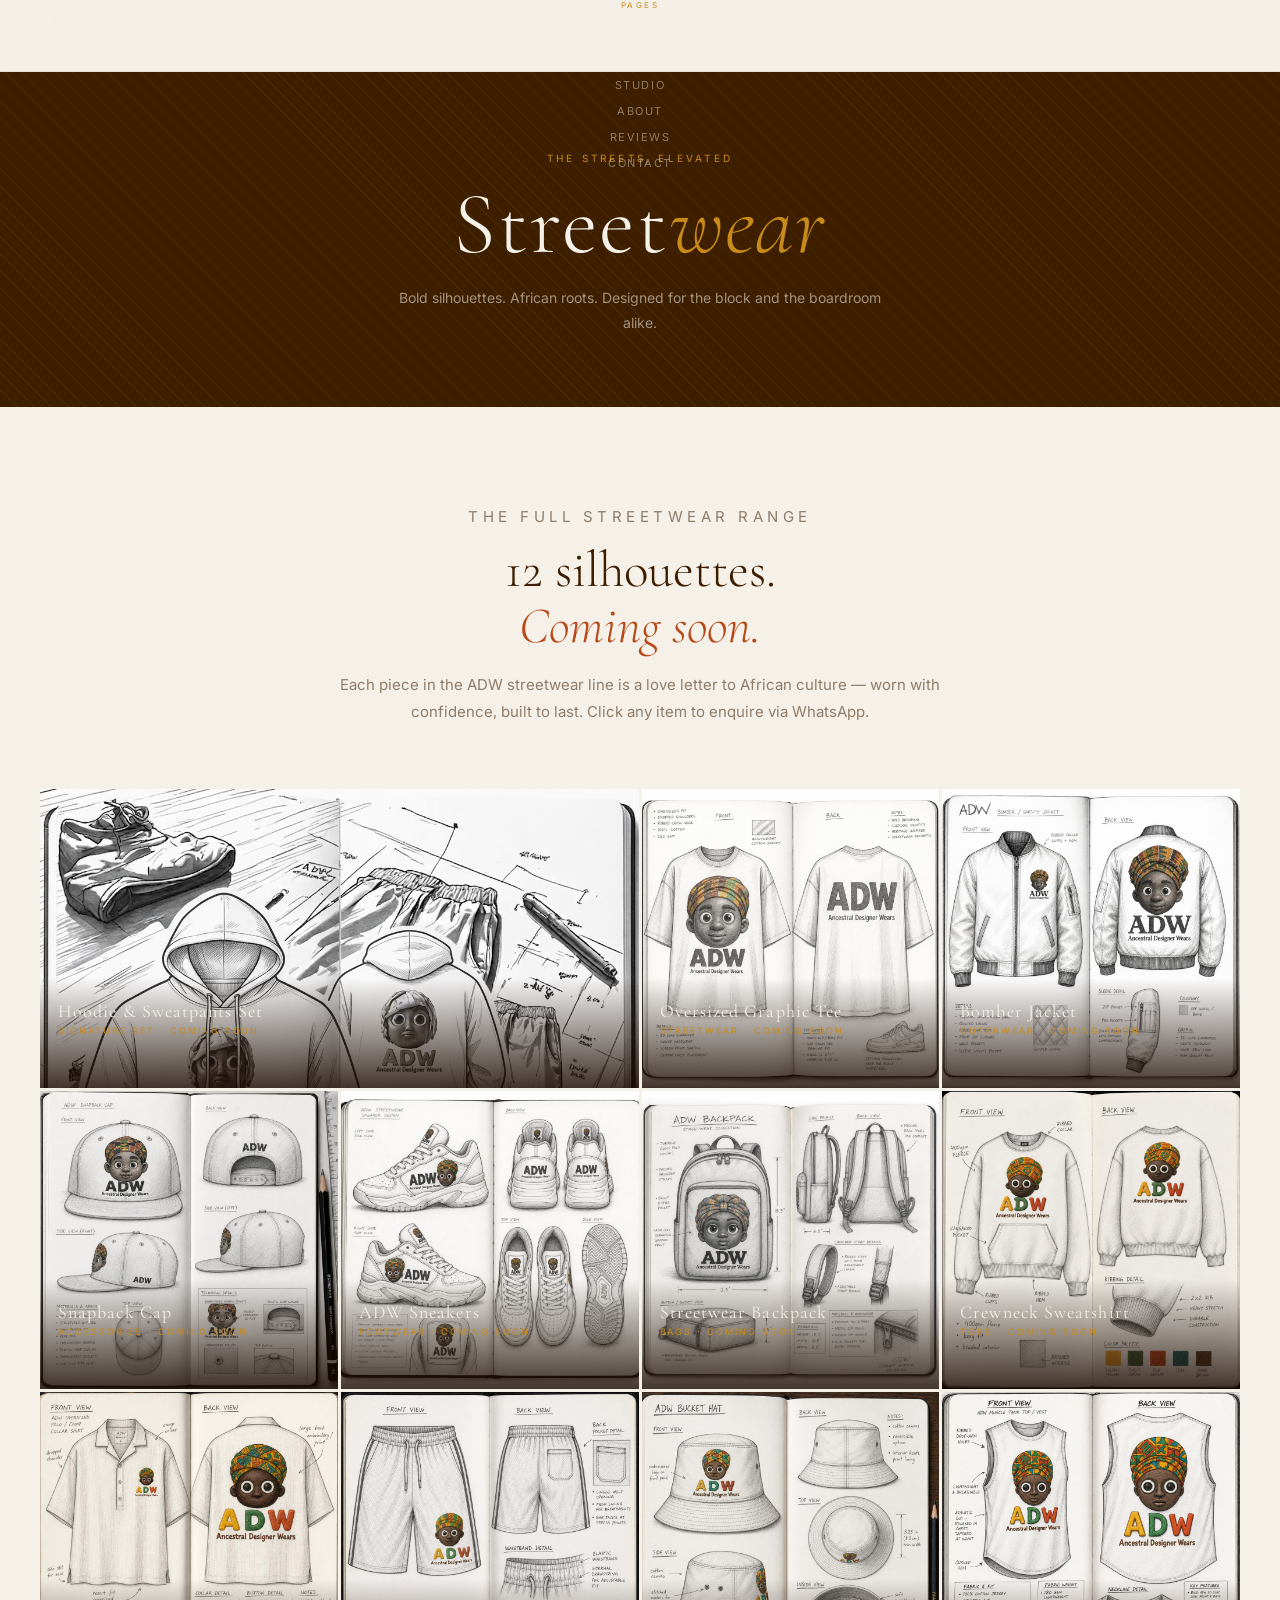
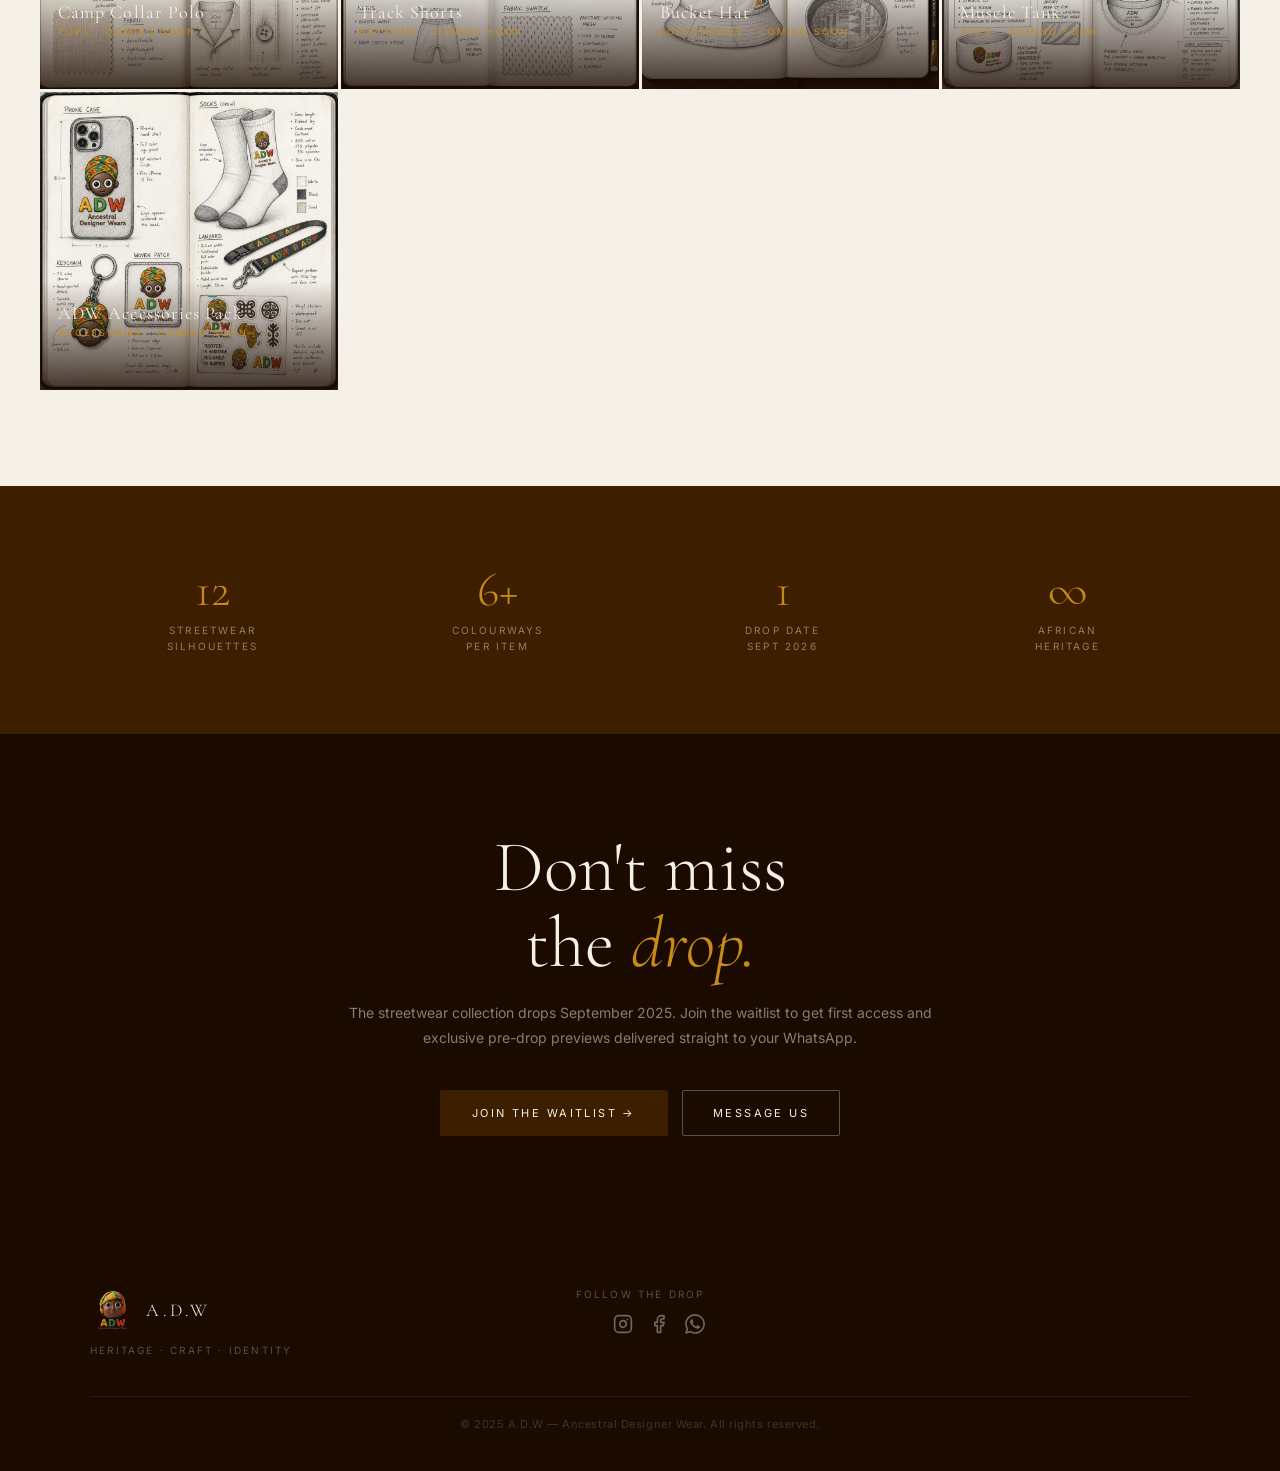
<file: streetwear.html>
<!DOCTYPE html>
<html lang="en">
<head>
  <meta charset="UTF-8" />
  <meta name="viewport" content="width=device-width, initial-scale=1.0" />
  <title>Streetwear — A.D.W Ancestral Designer Wear</title>
  <meta name="description" content="A.D.W Streetwear collection — hoodies, tees, caps, sneakers, bags and more. Coming soon." />
  <link rel="icon" type="image/png" href="./assets/new_adw_logo.png" />
  <link rel="preconnect" href="https://fonts.googleapis.com" />
  <link rel="preconnect" href="https://fonts.gstatic.com" crossorigin />
  <link href="https://fonts.googleapis.com/css2?family=Cormorant+Garamond:ital,wght@0,300;0,400;0,600;1,300;1,400&family=Inter:wght@300;400;500;600&display=swap" rel="stylesheet" />
  <link rel="stylesheet" href="./assets/style.css?v=3" />
  <style>
    /* ── Streetwear Grid ──────────────────────────────────── */
    #streetwear { padding: 80px 40px 96px; background: var(--cream); }
    .sw-intro {
      max-width: 680px; margin: 0 auto 64px; text-align: center;
    }
    .sw-intro p {
      font-size: 15px; line-height: 1.8; color: var(--muted); margin-top: 16px;
    }
    .sw-grid {
      display: grid; grid-template-columns: repeat(4,1fr);
      gap: 3px; max-width: 1300px; margin: 0 auto;
    }
    .sw-item {
      position: relative; overflow: hidden;
      background: var(--warm); cursor: pointer;
    }
    .sw-item img {
      width: 100%; aspect-ratio: 1/1;
      object-fit: cover; object-position: center top;
      transition: transform .5s ease;
    }
    .sw-item:hover img { transform: scale(1.05); }
    .sw-item .sw-label {
      position: absolute; bottom: 0; left: 0; right: 0;
      padding: 22px 18px 18px;
      background: linear-gradient(to top, rgba(26,10,0,.82) 0%, transparent 100%);
      display: flex; flex-direction: column; gap: 3px;
    }
    .sw-label .sw-name {
      font-family: var(--serif); font-size: 18px; font-weight: 400;
      color: var(--cream); letter-spacing: .06em;
    }
    .sw-label .sw-tag {
      font-size: 9px; letter-spacing: .22em; text-transform: uppercase; color: var(--gold);
    }
    .sw-label .sw-enquire {
      display: inline-block; margin-top: 8px;
      font-size: 9px; letter-spacing: .18em; text-transform: uppercase;
      color: var(--cream); border: 1px solid rgba(245,240,232,.3);
      border-radius: 2px; padding: 5px 12px; text-decoration: none;
      opacity: 0; transform: translateY(4px); transition: opacity .3s, transform .3s;
      cursor: pointer; background: none; font-family: var(--sans); width: fit-content;
    }
    .sw-item:hover .sw-enquire { opacity: 1; transform: translateY(0); }

    /* Featured wide item */
    .sw-item.sw-wide { grid-column: span 2; }
    .sw-item.sw-wide img { aspect-ratio: 2/1; }

    /* Info strip below */
    #sw-info { padding: 80px 40px; background: var(--brown); }
    .sw-info-grid {
      display: grid; grid-template-columns: repeat(4,1fr);
      gap: 40px; max-width: 1100px; margin: 0 auto;
    }
    .sw-info-item { text-align: center; }
    .sw-info-num {
      font-family: var(--serif); font-size: 48px; font-weight: 300;
      color: var(--gold); line-height: 1; margin-bottom: 8px;
    }
    .sw-info-label {
      font-size: 10px; letter-spacing: .22em; text-transform: uppercase;
      color: rgba(245,240,232,.45); line-height: 1.6;
    }

    /* Drop Callout */
    #sw-drop {
      padding: 96px 40px; background: var(--ink); text-align: center;
    }
    .sw-drop-inner { max-width: 600px; margin: 0 auto; }
    .sw-drop-title {
      font-family: var(--serif); font-size: clamp(40px,6vw,72px);
      font-weight: 300; color: var(--cream); line-height: 1.05; margin-bottom: 20px;
    }
    .sw-drop-title em { font-style: italic; color: var(--gold); }
    .sw-drop-sub {
      font-size: 14px; line-height: 1.75; color: rgba(245,240,232,.5);
      margin-bottom: 40px;
    }
    .sw-drop-ctas { display: flex; gap: 14px; justify-content: center; flex-wrap: wrap; }

    @media (max-width:1100px) {
      .sw-grid { grid-template-columns: repeat(3,1fr); }
      .sw-info-grid { grid-template-columns: repeat(2,1fr); }
    }
    @media (max-width:820px) {
      #streetwear { padding: 56px 20px 72px; }
      .sw-grid { grid-template-columns: repeat(2,1fr); }
      .sw-item .sw-enquire { opacity: 1; transform: none; }
      #sw-info { padding: 60px 24px; }
      #sw-drop { padding: 72px 24px; }
    }
    @media (max-width:480px) {
      .sw-grid { grid-template-columns: 1fr; }
      .sw-item.sw-wide { grid-column: span 1; }
      .sw-item.sw-wide img { aspect-ratio: 1/1; }
      .sw-info-grid { grid-template-columns: 1fr 1fr; gap: 24px; }
    }
  </style>
</head>
<body>

  <!-- ── Nav ── -->
  <nav>
    <div class="nav-logo">
      <img src="./assets/adw-logo-nobg.png" alt="A.D.W logo" />
      <span>A.D.W</span>
    </div>
    <div class="nav-links">
      <a href="./collections.html" class="nav-link">Collections</a>
      <a href="./streetwear.html"  class="nav-link active">Streetwear</a>
      <a href="./studio.html"      class="nav-link">Studio</a>
      <a href="./about.html"       class="nav-link">About</a>
      <a href="./reviews.html"     class="nav-link">Reviews</a>
      <a href="./contact.html"     class="nav-link">Contact</a>
    </div>
    <button class="ham-btn" id="ham-btn" aria-label="Open menu" aria-expanded="false">
      <span></span><span></span>
    </button>
    <div class="mobile-nav" id="mobile-nav" style="display:none">
      <a href="./collections.html" class="mobile-nav-link">Collections</a>
      <a href="./streetwear.html"  class="mobile-nav-link active">Streetwear</a>
      <a href="./studio.html"      class="mobile-nav-link">Studio</a>
      <a href="./about.html"       class="mobile-nav-link">About</a>
      <a href="./reviews.html"     class="mobile-nav-link">Reviews</a>
      <a href="./contact.html"     class="mobile-nav-link">Contact</a>
    </div>
  </nav>

  <main class="page-body">

    <!-- Banner -->
    <div class="page-banner">
      <p class="page-banner-eyebrow">The Streets, Elevated</p>
      <h1 class="page-banner-title">Street<em>wear</em></h1>
      <p class="page-banner-sub">Bold silhouettes. African roots. Designed for the block and the boardroom alike.</p>
    </div>

    <!-- ── Grid ── -->
    <section id="streetwear">
      <div class="sw-intro reveal">
        <p class="section-eyebrow">The Full Streetwear Range</p>
        <h2 class="section-title">12 silhouettes.<br><em style="font-style:italic;color:var(--rust);">Coming soon.</em></h2>
        <p>Each piece in the ADW streetwear line is a love letter to African culture — worn with confidence, built to last. Click any item to enquire via WhatsApp.</p>
      </div>

      <div class="sw-grid">
        <div class="sw-item sw-wide reveal">
          <img src="./assets/img-7404.jpeg"
               alt="ADW hoodie and sweatpants — front and back views with ADW logo"
               loading="lazy" />
          <div class="sw-label">
            <span class="sw-name">Hoodie &amp; Sweatpants Set</span>
            <span class="sw-tag">Signature Set · Coming Soon</span>
            <button class="sw-enquire" onclick="enquire('Hoodie & Sweatpants Set')">Enquire on WhatsApp →</button>
          </div>
        </div>

        <div class="sw-item reveal">
          <img src="./assets/sketch-tshirt.jpeg"
               alt="ADW oversized graphic T-shirt — front and back" loading="lazy" />
          <div class="sw-label">
            <span class="sw-name">Oversized Graphic Tee</span>
            <span class="sw-tag">Streetwear · Coming Soon</span>
            <button class="sw-enquire" onclick="enquire('Oversized Graphic Tee')">Enquire →</button>
          </div>
        </div>

        <div class="sw-item reveal">
          <img src="./assets/sketch-jacket.jpeg"
               alt="ADW bomber jacket — front and back with large back graphic" loading="lazy" />
          <div class="sw-label">
            <span class="sw-name">Bomber Jacket</span>
            <span class="sw-tag">Outerwear · Coming Soon</span>
            <button class="sw-enquire" onclick="enquire('Bomber Jacket')">Enquire →</button>
          </div>
        </div>

        <div class="sw-item reveal">
          <img src="./assets/sketch-cap.jpeg"
               alt="ADW snapback cap — front, back, side and top views" loading="lazy" />
          <div class="sw-label">
            <span class="sw-name">Snapback Cap</span>
            <span class="sw-tag">Accessories · Coming Soon</span>
            <button class="sw-enquire" onclick="enquire('Snapback Cap')">Enquire →</button>
          </div>
        </div>

        <div class="sw-item reveal">
          <img src="./assets/sketch-sneakers.jpeg"
               alt="ADW sneaker — side, back, top and sole views" loading="lazy" />
          <div class="sw-label">
            <span class="sw-name">ADW Sneakers</span>
            <span class="sw-tag">Footwear · Coming Soon</span>
            <button class="sw-enquire" onclick="enquire('ADW Sneakers')">Enquire →</button>
          </div>
        </div>

        <div class="sw-item reveal">
          <img src="./assets/sketch-bag.jpeg"
               alt="ADW backpack — front, side and back views" loading="lazy" />
          <div class="sw-label">
            <span class="sw-name">Streetwear Backpack</span>
            <span class="sw-tag">Bags · Coming Soon</span>
            <button class="sw-enquire" onclick="enquire('Streetwear Backpack')">Enquire →</button>
          </div>
        </div>

        <div class="sw-item reveal">
          <img src="./assets/sketch-crewneck.jpeg"
               alt="ADW crewneck sweatshirt — front and back with colour palette" loading="lazy" />
          <div class="sw-label">
            <span class="sw-name">Crewneck Sweatshirt</span>
            <span class="sw-tag">Tops · Coming Soon</span>
            <button class="sw-enquire" onclick="enquire('Crewneck Sweatshirt')">Enquire →</button>
          </div>
        </div>

        <div class="sw-item reveal">
          <img src="./assets/sketch-polo.jpeg"
               alt="ADW oversized camp-collar polo shirt" loading="lazy" />
          <div class="sw-label">
            <span class="sw-name">Camp Collar Polo</span>
            <span class="sw-tag">Tops · Coming Soon</span>
            <button class="sw-enquire" onclick="enquire('Camp Collar Polo')">Enquire →</button>
          </div>
        </div>

        <div class="sw-item reveal">
          <img src="./assets/sketch-shorts.jpeg"
               alt="ADW athletic track shorts — front, back and waistband details" loading="lazy" />
          <div class="sw-label">
            <span class="sw-name">Track Shorts</span>
            <span class="sw-tag">Bottoms · Coming Soon</span>
            <button class="sw-enquire" onclick="enquire('Track Shorts')">Enquire →</button>
          </div>
        </div>

        <div class="sw-item reveal">
          <img src="./assets/sketch-bucket-hat.jpeg"
               alt="ADW bucket hat — front, side, top and inside views" loading="lazy" />
          <div class="sw-label">
            <span class="sw-name">Bucket Hat</span>
            <span class="sw-tag">Accessories · Coming Soon</span>
            <button class="sw-enquire" onclick="enquire('Bucket Hat')">Enquire →</button>
          </div>
        </div>

        <div class="sw-item reveal">
          <img src="./assets/sketch-tank.jpeg"
               alt="ADW muscle tank top — front, back and neckline details" loading="lazy" />
          <div class="sw-label">
            <span class="sw-name">Muscle Tank</span>
            <span class="sw-tag">Tops · Coming Soon</span>
            <button class="sw-enquire" onclick="enquire('Muscle Tank')">Enquire →</button>
          </div>
        </div>

        <div class="sw-item reveal">
          <img src="./assets/sketch-accessories.jpeg"
               alt="ADW accessories — phone case, socks, keychain, woven patch and lanyard" loading="lazy" />
          <div class="sw-label">
            <span class="sw-name">ADW Accessories Pack</span>
            <span class="sw-tag">Accessories · Coming Soon</span>
            <button class="sw-enquire" onclick="enquire('ADW Accessories Pack')">Enquire →</button>
          </div>
        </div>
      </div>
    </section>

    <!-- ── Numbers Strip ── -->
    <section id="sw-info">
      <div class="sw-info-grid">
        <div class="sw-info-item reveal">
          <div class="sw-info-num">12</div>
          <div class="sw-info-label">Streetwear<br>Silhouettes</div>
        </div>
        <div class="sw-info-item reveal">
          <div class="sw-info-num">6+</div>
          <div class="sw-info-label">Colourways<br>Per Item</div>
        </div>
        <div class="sw-info-item reveal">
          <div class="sw-info-num">1</div>
          <div class="sw-info-label">Drop Date<br>Sept 2026</div>
        </div>
        <div class="sw-info-item reveal">
          <div class="sw-info-num">∞</div>
          <div class="sw-info-label">African<br>Heritage</div>
        </div>
      </div>
    </section>

    <!-- ── Drop CTA ── -->
    <section id="sw-drop">
      <div class="sw-drop-inner">
        <h2 class="sw-drop-title reveal">Don't miss<br>the <em>drop.</em></h2>
        <p class="sw-drop-sub reveal">
          The streetwear collection drops September 2025. Join the waitlist to get first access
          and exclusive pre-drop previews delivered straight to your WhatsApp.
        </p>
        <div class="sw-drop-ctas reveal">
          <a href="./reviews.html#waitlist" class="btn-primary">
            Join the Waitlist →
          </a>
          <a href="./contact.html" class="btn-ghost" style="color:var(--cream);border-color:rgba(245,240,232,.3);">
            Message Us
          </a>
        </div>
      </div>
    </section>

  </main>

  <!-- ── Footer ── -->
  <footer>
    <div class="footer-inner">
      <div class="footer-brand">
        <div class="footer-logo">
          <img src="./assets/adw-logo-nobg.png" alt="A.D.W logo" />
          <span>A.D.W</span>
        </div>
        <p class="footer-tagline">Heritage · Craft · Identity</p>
      </div>
      <nav class="footer-nav" aria-label="Footer navigation">
        <span class="footer-nav-heading">Pages</span>
        <a href="./collections.html">Collections</a>
        <a href="./streetwear.html">Streetwear</a>
        <a href="./studio.html">Studio</a>
        <a href="./about.html">About</a>
        <a href="./reviews.html">Reviews</a>
        <a href="./contact.html">Contact</a>
      </nav>
      <div class="footer-social">
        <p class="footer-tagline" style="text-align:right;">Follow the drop</p>
        <div class="footer-social-links">
          <a href="https://www.instagram.com/adwears233/" target="_blank" rel="noopener" aria-label="Instagram">
            <svg width="20" height="20" viewBox="0 0 24 24" fill="none" stroke="currentColor" stroke-width="2" stroke-linecap="round" stroke-linejoin="round"><rect x="2" y="2" width="20" height="20" rx="5"/><path d="M16 11.37A4 4 0 1 1 12.63 8 4 4 0 0 1 16 11.37z"/><line x1="17.5" y1="6.5" x2="17.51" y2="6.5"/></svg>
          </a>
          <a href="https://www.facebook.com/share/1FLLn61R7K/" target="_blank" rel="noopener" aria-label="Facebook">
            <svg width="20" height="20" viewBox="0 0 24 24" fill="none" stroke="currentColor" stroke-width="2" stroke-linecap="round" stroke-linejoin="round"><path d="M18 2h-3a5 5 0 0 0-5 5v3H7v4h3v8h4v-8h3l1-4h-4V7a1 1 0 0 1 1-1h3z"/></svg>
          </a>
          <a href="https://wa.me/233500325083" target="_blank" rel="noopener" aria-label="WhatsApp">
            <svg width="20" height="20" viewBox="0 0 24 24" fill="currentColor"><path d="M17.472 14.382c-.297-.149-1.758-.867-2.03-.967-.273-.099-.471-.148-.67.15-.197.297-.767.966-.94 1.164-.173.199-.347.223-.644.075-.297-.15-1.255-.463-2.39-1.475-.883-.788-1.48-1.761-1.653-2.059-.173-.297-.018-.458.13-.606.134-.133.298-.347.446-.52.149-.174.198-.298.298-.497.099-.198.05-.371-.025-.52-.075-.149-.669-1.612-.916-2.207-.242-.579-.487-.5-.669-.51-.173-.008-.371-.01-.57-.01-.198 0-.52.074-.792.372-.272.297-1.04 1.016-1.04 2.479 0 1.462 1.065 2.875 1.213 3.074.149.198 2.096 3.2 5.077 4.487.709.306 1.262.489 1.694.625.712.227 1.36.195 1.871.118.571-.085 1.758-.719 2.006-1.413.248-.694.248-1.289.173-1.413-.074-.124-.272-.198-.57-.347m-5.421 7.403h-.004a9.87 9.87 0 01-5.031-1.378l-.361-.214-3.741.982.998-3.648-.235-.374a9.86 9.86 0 01-1.51-5.26c.001-5.45 4.436-9.884 9.888-9.884 2.64 0 5.122 1.03 6.988 2.898a9.825 9.825 0 012.893 6.994c-.003 5.45-4.437 9.884-9.885 9.884m8.413-18.297A11.815 11.815 0 0012.05 0C5.495 0 .16 5.335.157 11.892c0 2.096.547 4.142 1.588 5.945L.057 24l6.305-1.654a11.882 11.882 0 005.683 1.448h.005c6.554 0 11.89-5.335 11.893-11.893a11.821 11.821 0 00-3.48-8.413z"/></svg>
          </a>
        </div>
      </div>
    </div>
    <div class="footer-bottom">
      <p class="footer-copy">© 2025 A.D.W — Ancestral Designer Wear. All rights reserved.</p>
    </div>
  </footer>

  <script>
    function enquire(item) {
      var msg = 'Hi ADW! 👋\n\nI\'m interested in: *' + item + '*\n\nCan you let me know when it drops and how to order? 🙏';
      window.open('https://wa.me/233500325083?text=' + encodeURIComponent(msg), '_blank', 'noopener');
    }

    if ('IntersectionObserver' in window) {
      var obs = new IntersectionObserver(function(entries) {
        entries.forEach(function(e){ if(e.isIntersecting){e.target.classList.add('visible');obs.unobserve(e.target);} });
      }, {threshold:0.1,rootMargin:'0px 0px -40px 0px'});
      document.querySelectorAll('.reveal').forEach(function(el){obs.observe(el);});
    } else {
      document.querySelectorAll('.reveal').forEach(function(el){el.classList.add('visible');});
    }
  </script>
  <script>
    (function() {
      var btn  = document.getElementById('ham-btn');
      var menu = document.getElementById('mobile-nav');
      if (!btn || !menu) return;
      function openMenu() {
        menu.classList.add('open');
        btn.classList.add('open');
        btn.setAttribute('aria-expanded', 'true');
      }
      function closeMenu() {
        menu.classList.remove('open');
        btn.classList.remove('open');
        btn.setAttribute('aria-expanded', 'false');
      }
      btn.addEventListener('click', function(e) {
        e.stopPropagation();
        menu.classList.contains('open') ? closeMenu() : openMenu();
      });
      document.addEventListener('click', function(e) {
        if (!menu.contains(e.target) && e.target !== btn) closeMenu();
      });
      document.addEventListener('keydown', function(e) {
        if (e.key === 'Escape') closeMenu();
      });
    })();
  </script>
</body>
</html>
</file>
<file: assets/style.css>
/* ═══════════════════════════════════════════════════════════
   A.D.W — Ancestral Designer Wear  |  Shared Stylesheet
   ═══════════════════════════════════════════════════════════ */

/* ── Reset ──────────────────────────────────────────────── */
*, *::before, *::after { box-sizing: border-box; margin: 0; padding: 0; }
html { scroll-behavior: smooth; }
img { display: block; max-width: 100%; }

/* ── Design Tokens ──────────────────────────────────────── */
:root {
  --cream:  #f5f0e8;
  --warm:   #ede5d8;
  --brown:  #3d1f00;
  --gold:   #c88b1a;
  --rust:   #b84a1a;
  --green:  #2a6640;
  --ink:    #1a0a00;
  --muted:  rgba(61,31,0,0.55);
  --serif:  'Cormorant Garamond', Georgia, serif;
  --sans:   'Inter', system-ui, sans-serif;
  --nav-h:  72px;
}

body {
  background: var(--cream);
  color: var(--brown);
  font-family: var(--sans);
  -webkit-font-smoothing: antialiased;
}

/* ── Loading Screen ─────────────────────────────────────── */
#adw-loader {
  position: fixed; inset: 0; z-index: 9999;
  background: var(--ink);
  display: flex; flex-direction: column;
  align-items: center; justify-content: center; gap: 20px;
  cursor: pointer;
  transition: opacity 0.65s ease, visibility 0.65s ease;
}
#adw-loader.hidden { opacity: 0; visibility: hidden; pointer-events: none; }
#adw-loader .logo-wrap {
  width: 160px; height: 160px;
  animation: adw-float 3s ease-in-out infinite;
  filter: drop-shadow(0 0 28px rgba(200,139,26,.55));
}
#adw-loader .logo-wrap img { width:100%; height:100%; object-fit:contain; }
@keyframes adw-float {
  0%,100% { transform: translateY(0) scale(1);    filter: drop-shadow(0 0 28px rgba(200,139,26,.55)); }
  50%      { transform: translateY(-12px) scale(1.03); filter: drop-shadow(0 20px 40px rgba(200,139,26,.75)); }
}
#adw-loader .loader-brand {
  font-family: var(--serif); font-size: 22px; font-weight: 300;
  letter-spacing: .35em; text-transform: uppercase;
  color: rgba(245,240,232,.8);
}
#adw-loader .loader-dots { display:flex; gap:6px; }
#adw-loader .loader-dots span {
  width:6px; height:6px; border-radius:50%; background:var(--gold);
  animation: adw-bounce 1.3s ease-in-out infinite;
}
#adw-loader .loader-dots span:nth-child(2) { animation-delay:.2s; }
#adw-loader .loader-dots span:nth-child(3) { animation-delay:.4s; }
@keyframes adw-bounce {
  0%,80%,100% { transform:scale(.55); opacity:.35; }
  40%          { transform:scale(1);  opacity:1; }
}
#adw-loader .loader-hint {
  font-size:10px; letter-spacing:.22em; text-transform:uppercase;
  color:rgba(245,240,232,.25); margin-top:8px;
  border:1px solid rgba(245,240,232,.12); border-radius:20px; padding:6px 18px;
  transition: color .2s, border-color .2s;
}
#adw-loader:hover .loader-hint { color:rgba(245,240,232,.6); border-color:rgba(245,240,232,.3); }

/* ── Nav bar ─────────────────────────────────────────────── */
nav {
  position: fixed; top:0; left:0; right:0; z-index:500;
  display: flex; align-items: center; justify-content: space-between;
  padding: 0 48px;
  height: var(--nav-h);
  background: rgba(245,240,232,.96);
  backdrop-filter: blur(18px); -webkit-backdrop-filter: blur(18px);
  border-bottom: 1px solid rgba(61,31,0,.07);
  overflow: visible;       /* allow dropdown to spill below */
}
.nav-logo {
  display: flex; align-items: center; gap: 11px; text-decoration: none;
  flex-shrink: 0; z-index: 1;
}
.nav-logo img { width: 36px; height: 36px; object-fit: contain; }
.nav-logo span {
  font-family: var(--serif); font-size: 17px; font-weight: 600;
  letter-spacing: .14em; color: var(--brown); text-transform: uppercase;
}

/* ── Desktop nav links ──────────────────────────────────── */
.nav-links {
  display: flex;
  align-items: center;
  gap: 32px;
}
.nav-link {
  font-size: 10px;
  letter-spacing: .22em;
  text-transform: uppercase;
  color: var(--brown);
  text-decoration: none;
  font-family: var(--sans);
  font-weight: 500;
  opacity: .6;
  padding-bottom: 3px;
  border-bottom: 1px solid transparent;
  transition: opacity .2s, border-color .2s;
}
.nav-link:hover { opacity: 1; border-color: rgba(200,139,26,.5); }
.nav-link.active { opacity: 1; border-bottom-color: var(--gold); }

/* ── Mobile hamburger ───────────────────────────────────── */
.ham-btn {
  display: none;
  flex-direction: column;
  gap: 5px;
  cursor: pointer;
  background: none;
  border: none;
  padding: 6px 0;
  z-index: 1;
}
.ham-btn span {
  display: block; height: 1.5px; background: var(--brown);
  border-radius: 2px; transform-origin: center;
  transition: transform .32s cubic-bezier(.77,0,.175,1), width .25s ease;
}
.ham-btn span:nth-child(1) { width: 26px; }
.ham-btn span:nth-child(2) { width: 17px; }
.ham-btn.open span:nth-child(1) { width: 22px; transform: translateY(3.25px) rotate(45deg); }
.ham-btn.open span:nth-child(2) { width: 22px; transform: translateY(-3.25px) rotate(-45deg); }

/* ── Mobile nav (opens on hamburger tap) ────────────────── */
.mobile-nav {
  position: absolute;
  top: 100%;
  right: 0;
  z-index: 490;
  background: var(--brown);
  border: 1px solid rgba(245,240,232,.12);
  border-top: 2px solid var(--gold);
  border-radius: 0 0 6px 6px;
  box-shadow: 0 20px 56px rgba(26,10,0,.38);
  min-width: 210px;
}
.mobile-nav.open { display: block !important; animation: mnOpen .2s ease forwards; }
@keyframes mnOpen {
  from { opacity: 0; transform: translateY(-8px); }
  to   { opacity: 1; transform: translateY(0); }
}
.mobile-nav-link {
  display: block;
  padding: 14px 28px;
  font-size: 10px;
  letter-spacing: .24em;
  text-transform: uppercase;
  color: rgba(245,240,232,.68);
  text-decoration: none;
  font-family: var(--sans);
  font-weight: 400;
  transition: color .16s, background .16s;
  white-space: nowrap;
  border-bottom: 1px solid rgba(245,240,232,.06);
}
.mobile-nav-link:last-child { border-bottom: none; }
.mobile-nav-link:hover { color: var(--gold); background: rgba(245,240,232,.07); }
.mobile-nav-link.active { color: var(--gold); }

/* ── Mobile ──────────────────────────────────────────────── */
@media (max-width:820px) {
  nav { padding: 0 24px; }
  .nav-logo span { font-size: 15px; }
  .nav-links { display: none; }
  .ham-btn { display: flex; }
  .mobile-nav { min-width: 180px; }
}

/* ── Page body offset ───────────────────────────────────── */
.page-body { padding-top: var(--nav-h); }

/* ── Section Shared ─────────────────────────────────────── */
section { width:100%; }
.section-header { text-align:center; margin-bottom:56px; }
.section-eyebrow {
  font-size:10px; letter-spacing:.3em; text-transform:uppercase;
  color:var(--gold); margin-bottom:12px;
}
.section-title {
  font-family:var(--serif); font-size:clamp(36px,4vw,54px);
  font-weight:300; color:var(--brown); line-height:1.1;
}
.section-sub {
  font-size:14px; color:var(--muted); margin-top:14px;
  letter-spacing:.04em; line-height:1.7;
}

/* ── Tag pills ───────────────────────────────────────────── */
.tag {
  font-size:10px; letter-spacing:.2em; text-transform:uppercase;
  color:var(--brown); border:1px solid rgba(61,31,0,.25);
  border-radius:20px; padding:7px 16px;
}

/* ── CTA Buttons ────────────────────────────────────────── */
.btn-primary {
  display: inline-flex; align-items:center; gap:10px;
  font-size:11px; letter-spacing:.22em; text-transform:uppercase;
  color:var(--cream); background:var(--brown);
  padding:16px 32px; text-decoration:none; border-radius:2px;
  border:none; cursor:pointer; font-family:var(--sans);
  transition:background .25s;
}
.btn-primary:hover { background:var(--rust); }
.btn-ghost {
  display: inline-flex; align-items:center; gap:10px;
  font-size:11px; letter-spacing:.22em; text-transform:uppercase;
  color:var(--brown); background:transparent;
  padding:14px 30px; text-decoration:none; border-radius:2px;
  border:1.5px solid rgba(61,31,0,.3); cursor:pointer;
  font-family:var(--sans); transition:border-color .25s, color .25s;
}
.btn-ghost:hover { border-color:var(--brown); color:var(--brown); }

/* ── Page Header Banner ─────────────────────────────────── */
.page-banner {
  background: var(--brown); padding:80px 40px 72px;
  text-align:center; position:relative; overflow:hidden;
}
.page-banner::before {
  content:''; position:absolute; inset:0;
  background: repeating-linear-gradient(
    45deg,
    rgba(245,240,232,.04) 0px, rgba(245,240,232,.04) 1px,
    transparent 1px, transparent 12px
  );
  opacity:1;
}
.page-banner-eyebrow {
  font-size:10px; letter-spacing:.32em; text-transform:uppercase;
  color:var(--gold); margin-bottom:16px; position:relative;
}
.page-banner-title {
  font-family:var(--serif); font-size:clamp(48px,7vw,88px);
  font-weight:300; line-height:1.0; color:var(--cream);
  letter-spacing:.02em; position:relative;
}
.page-banner-title em { font-style:italic; color:var(--gold); }
.page-banner-sub {
  font-size:14px; color:rgba(245,240,232,.55); line-height:1.75;
  max-width:500px; margin:18px auto 0; position:relative;
}
@media (max-width:600px) {
  .page-banner { padding:60px 24px 56px; }
}

/* ── Footer ─────────────────────────────────────────────── */
footer {
  background: var(--ink); padding:56px 40px 40px;
  display:flex; flex-direction:column; align-items:center; gap:0;
}
.footer-inner {
  width:100%; max-width:1100px;
  display:grid; grid-template-columns:1fr auto 1fr;
  align-items:start; gap:40px; margin-bottom:40px;
}
.footer-brand { display:flex; flex-direction:column; gap:12px; }
.footer-logo { display:flex; align-items:center; gap:12px; }
.footer-logo img { width:44px; height:44px; object-fit:contain; opacity:.9; }
.footer-logo span {
  font-family:var(--serif); font-size:18px; font-weight:300;
  letter-spacing:.2em; color:var(--cream); text-transform:uppercase;
}
.footer-tagline {
  font-size:10px; letter-spacing:.22em; text-transform:uppercase;
  color:rgba(245,240,232,.3);
}
.footer-nav { display:flex; flex-direction:column; gap:12px; align-items:center; }
.footer-nav-heading {
  font-size:8px; letter-spacing:.3em; text-transform:uppercase;
  color:var(--gold); margin-bottom:4px;
}
.footer-nav a {
  font-size:11px; letter-spacing:.14em; text-transform:uppercase;
  color:rgba(245,240,232,.45); text-decoration:none; transition:color .2s;
  display:block; text-align:center;
}
.footer-nav a:hover { color:var(--cream); }
.footer-social { display:flex; flex-direction:column; align-items:flex-end; gap:14px; }
.footer-social-links { display:flex; gap:16px; }
.footer-social-links a {
  color:rgba(245,240,232,.4); text-decoration:none; transition:color .2s;
}
.footer-social-links a:hover { color:var(--cream); }
.footer-bottom {
  width:100%; max-width:1100px;
  border-top:1px solid rgba(245,240,232,.07);
  padding-top:20px; text-align:center;
}
.footer-copy { font-size:11px; color:rgba(245,240,232,.18); letter-spacing:.05em; }
@media (max-width:820px) {
  .footer-inner { grid-template-columns:1fr; text-align:center; }
  .footer-brand { align-items:center; }
  .footer-social { align-items:center; }
  footer { padding:48px 24px 32px; }
}

/* ── Scroll Reveal ──────────────────────────────────────── */
.reveal { opacity:0; transform:translateY(28px); transition:opacity .7s ease, transform .7s ease; }
.reveal.visible { opacity:1; transform:translateY(0); }
@media (prefers-reduced-motion:reduce) {
  .reveal { opacity:1; transform:none; transition:none; }
  #adw-loader .logo-wrap { animation:none; }
  #adw-loader .loader-dots span { animation:none; opacity:.7; }
}

/* ── Screen-reader only ─────────────────────────────────── */
.sr-only {
  position:absolute; width:1px; height:1px; padding:0; margin:-1px;
  overflow:hidden; clip:rect(0,0,0,0); white-space:nowrap; border:0;
}

/* ── WhatsApp Contact Form ──────────────────────────────── */
.contact-form-wrap {
  max-width:560px; margin:0 auto;
  background:rgba(245,240,232,.05);
  border:1px solid rgba(245,240,232,.12);
  border-radius:8px; padding:44px 44px 40px;
}
.contact-form-fields { display:flex; flex-direction:column; gap:16px; margin-bottom:26px; }
.cf-label {
  display:block; font-size:9px; letter-spacing:.22em; text-transform:uppercase;
  color:rgba(245,240,232,.45); margin-bottom:6px;
}
.cf-input, .cf-select, .cf-textarea {
  width:100%; padding:14px 16px; font-size:13px; font-family:var(--sans);
  background:rgba(245,240,232,.07); border:1px solid rgba(245,240,232,.16);
  border-radius:4px; color:var(--cream); outline:none;
  transition:border-color .2s, background .2s;
}
.cf-input::placeholder, .cf-textarea::placeholder { color:rgba(245,240,232,.28); }
.cf-input:focus, .cf-select:focus, .cf-textarea:focus {
  border-color:var(--gold); background:rgba(245,240,232,.11);
}
.cf-select {
  appearance:none; -webkit-appearance:none;
  background-image:url("data:image/svg+xml,%3Csvg xmlns='http://www.w3.org/2000/svg' width='12' height='8' viewBox='0 0 12 8'%3E%3Cpath d='M1 1l5 5 5-5' stroke='rgba(245,240,232,0.4)' stroke-width='1.5' fill='none' stroke-linecap='round'/%3E%3C/svg%3E");
  background-repeat:no-repeat; background-position:right 14px center; cursor:pointer;
}
.cf-select option { background:#2d1000; color:var(--cream); }
.cf-textarea { resize:vertical; min-height:110px; line-height:1.6; }
.wa-btn {
  display:flex; align-items:center; justify-content:center; gap:10px;
  width:100%; padding:17px 24px; background:#25D366;
  color:#fff; border:none; border-radius:4px;
  font-size:13px; font-weight:600; font-family:var(--sans);
  letter-spacing:.06em; cursor:pointer; text-decoration:none;
  transition:background .2s, transform .15s;
}
.wa-btn:hover { background:#1ebe5d; transform:translateY(-1px); }
.wa-btn:active { transform:translateY(0); }
.wa-disclaimer { font-size:10px; color:rgba(245,240,232,.22); text-align:center; margin-top:12px; }
@media (max-width:600px) {
  .contact-form-wrap { padding:28px 20px 24px; }
}
</file>
